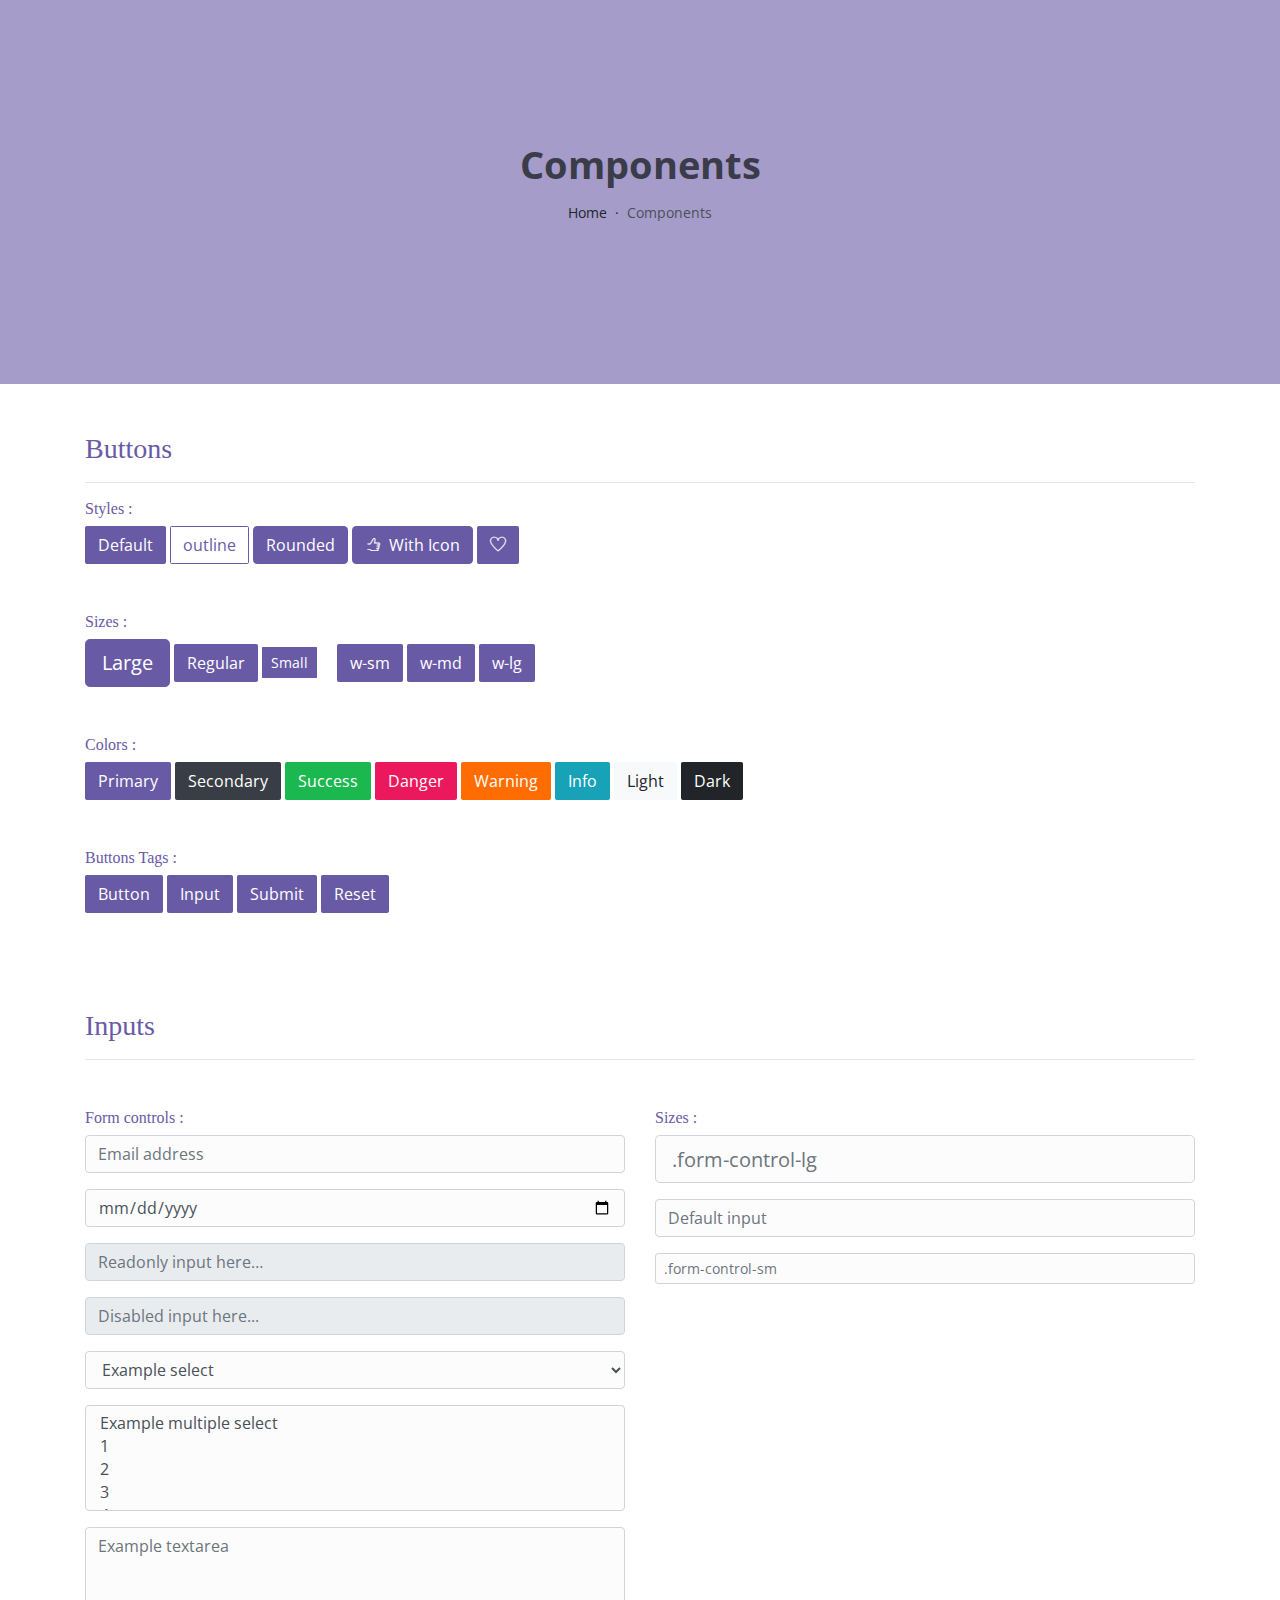
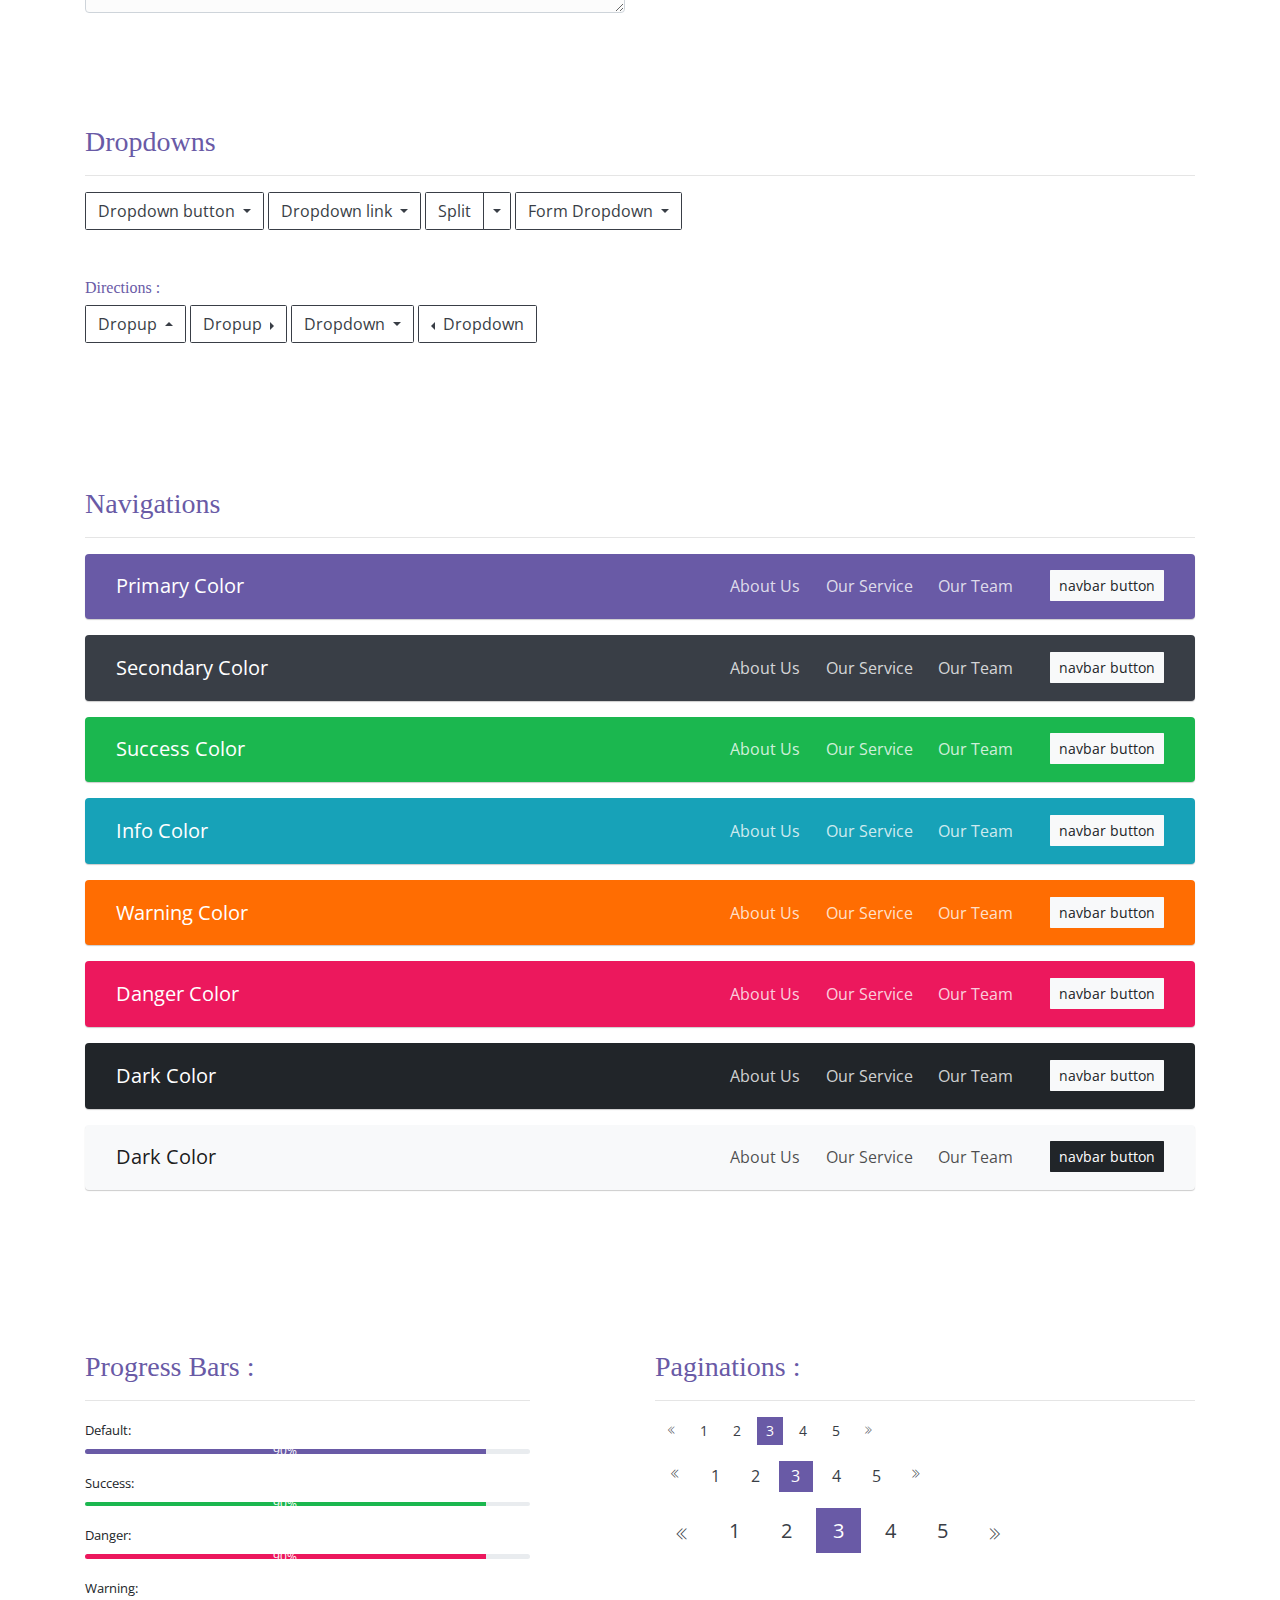
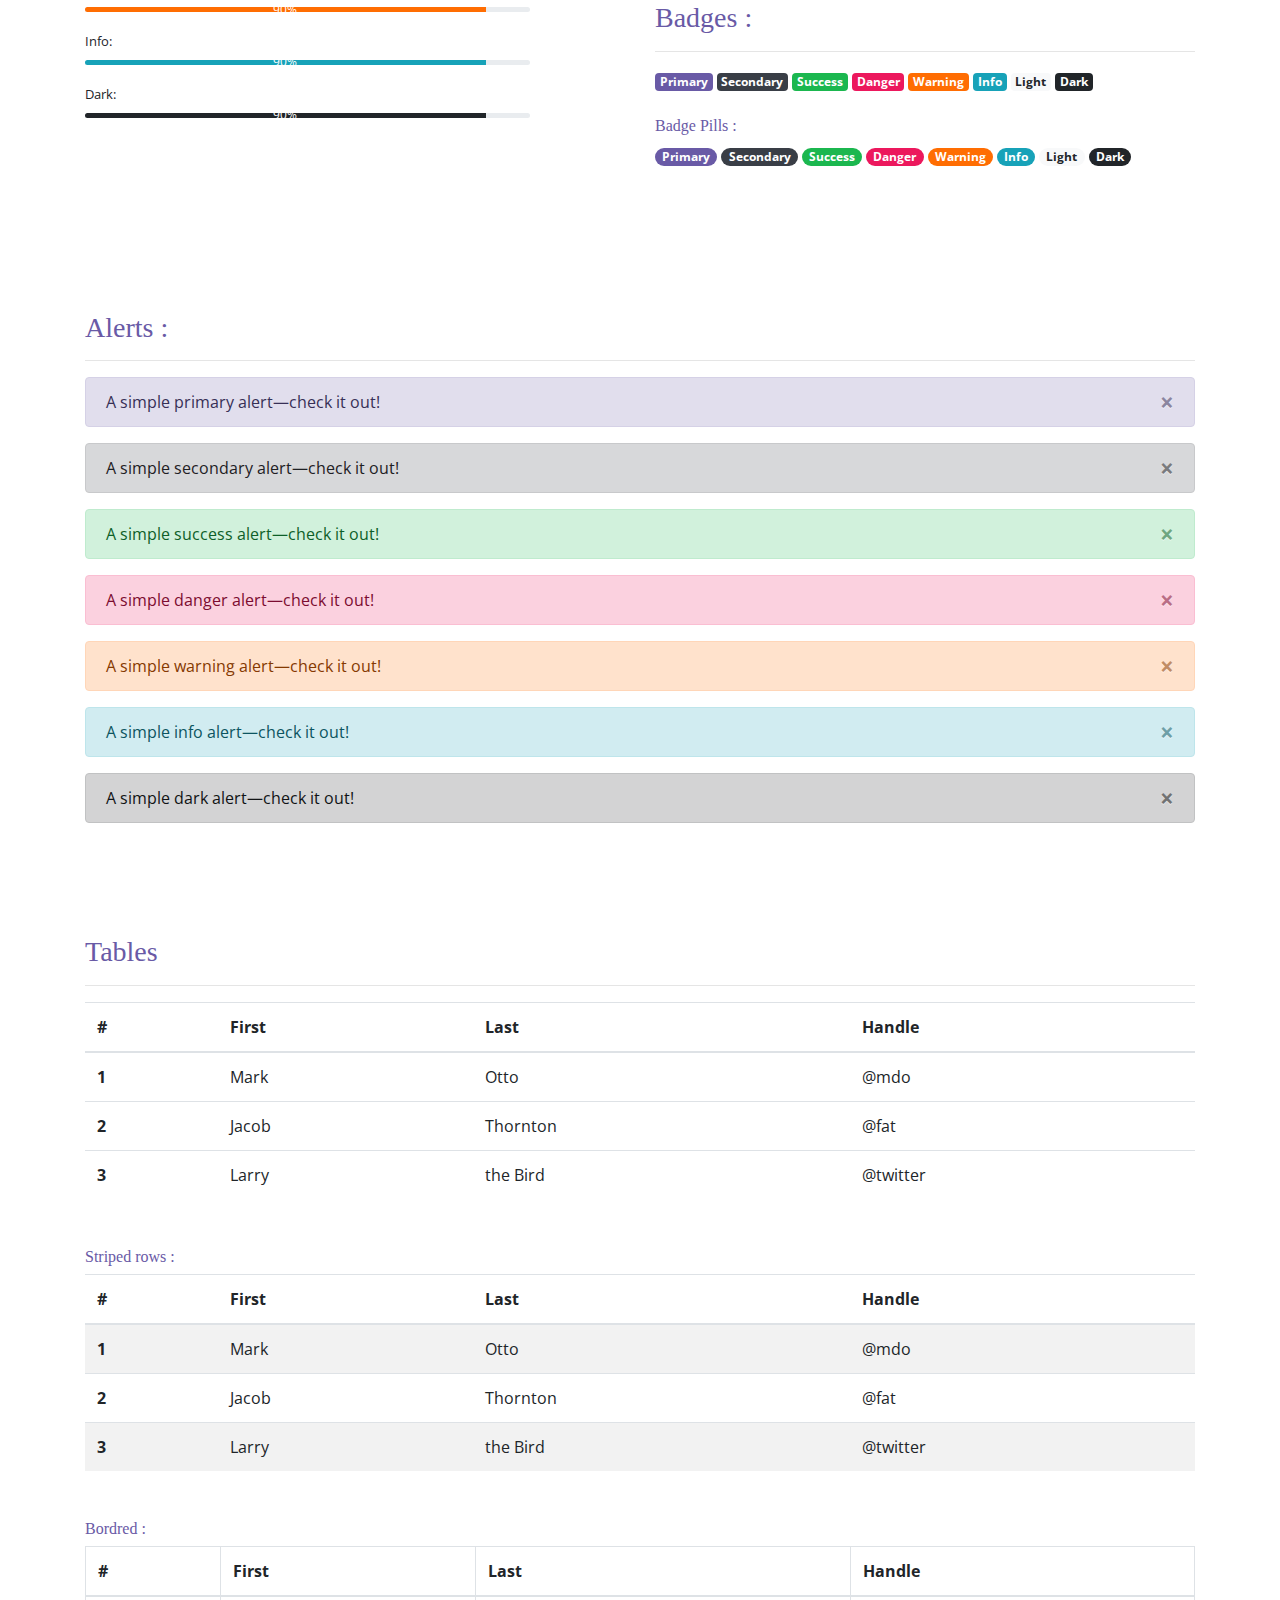
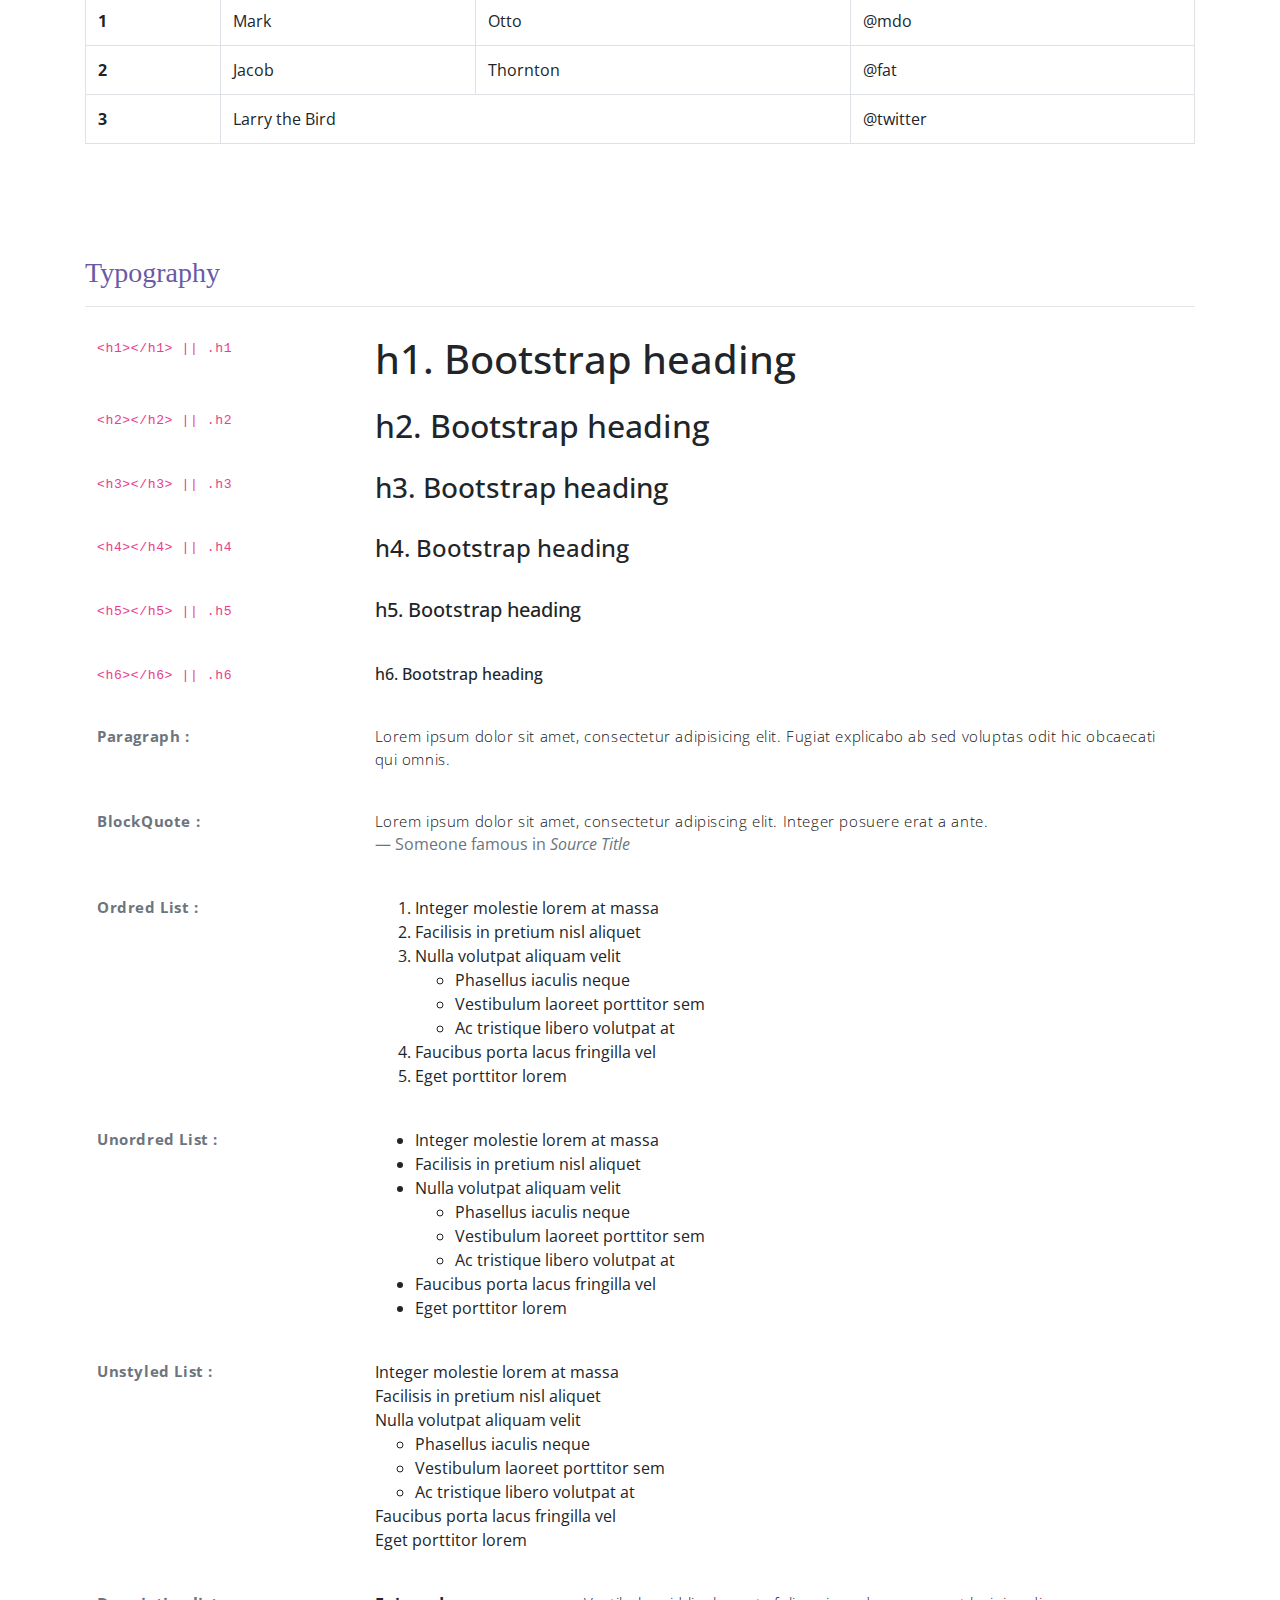
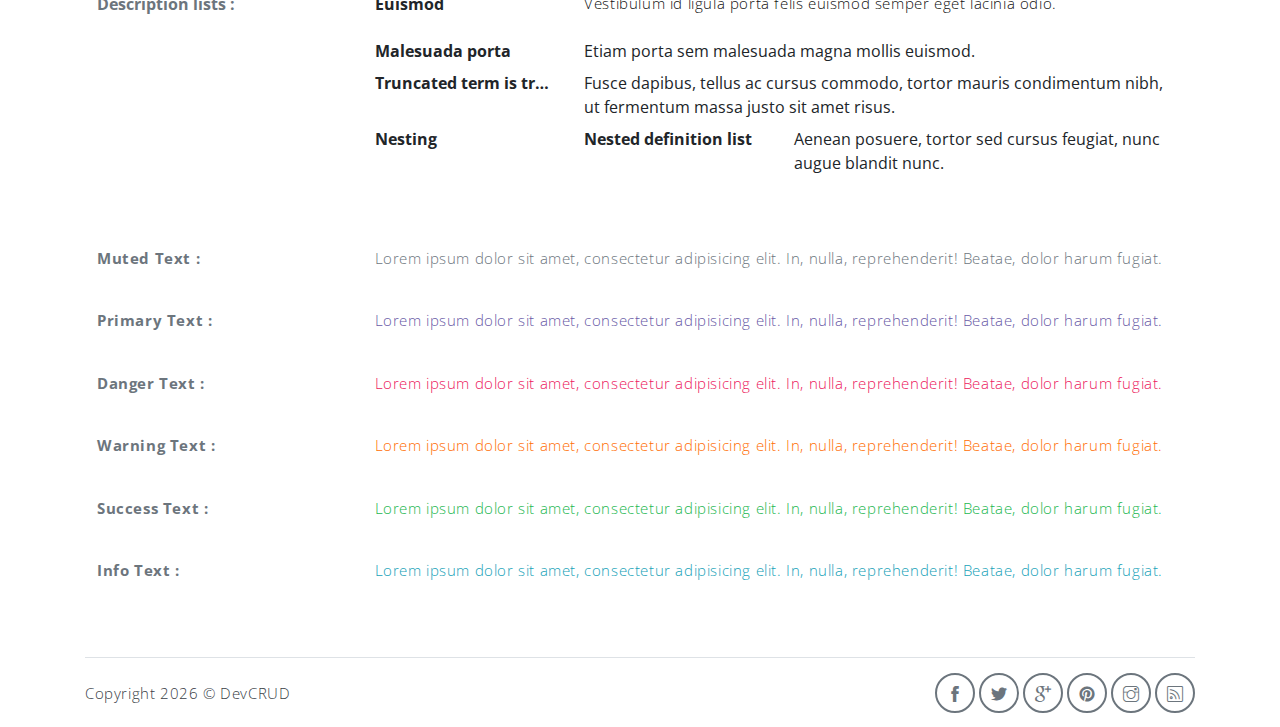
<file: components.html>
<!DOCTYPE html>
<html lang="en">
<head>
   <meta charset="utf-8">
   <meta name="viewport" content="width=device-width, initial-scale=1, shrink-to-fit=no">
   <meta name="description" content="Start your development with Meyawo landing page.">
   <meta name="author" content="Devcrud">
   <title>Meyawo Landing page | Components</title>
   <!-- font icons -->
   <link rel="stylesheet" href="assets/vendors/themify-icons/css/themify-icons.css">
   <!-- Bootstrap + Steller  -->
   <link rel="stylesheet" href="assets/css/meyawo.css">
</head>
<body>

   <!-- Page Header -->
   <header class="header header-mini"> 
      <div class="header-title">Components</div> 
      <nav aria-label="breadcrumb">
         <ol class="breadcrumb">
            <li class="breadcrumb-item"><a href="/">Home</a></li>
            <li class="breadcrumb-item active" aria-current="page">Components</li>
         </ol>
      </nav>
   </header> <!-- End Of Page Header -->

   <!-- main content -->
   <div class="container">

      <!-- Buttons -->
      <h3 class="mt-5">Buttons</h3>
      <hr>
      <h6 class="section-secondary-title">Styles :</h6>
      <button class="btn btn-primary">Default</button>
      <button class="btn btn-outline-primary">outline</button>
      <button class="btn btn-primary rounded">Rounded</button>
      <button class="btn btn-primary rounded"><i class="ti-thumb-up pr-1"></i> With Icon</button>
      <button class="btn btn-primary circle"><i class="ti-heart"></i></button>

      <h6 class="section-secondary-title mt-5">Sizes :</h6>
      <button class="btn btn-primary btn-lg">Large</button>
      <button class="btn btn-primary ">Regular</button>
      <button class="btn btn-primary btn-sm">Small</button>
      <button class="btn btn-primary w-sm ml-3">w-sm</button>
      <button class="btn btn-primary w-md">w-md</button>
      <button class="btn btn-primary w-lg">w-lg</button>

      <h6 class="section-secondary-title mt-5">Colors :</h6>          
      <button type="button" class="btn btn-primary">Primary</button>
      <button type="button" class="btn btn-secondary">Secondary</button>
      <button type="button" class="btn btn-success">Success</button>
      <button type="button" class="btn btn-danger">Danger</button>
      <button type="button" class="btn btn-warning">Warning</button>
      <button type="button" class="btn btn-info">Info</button>
      <button type="button" class="btn btn-light">Light</button>
      <button type="button" class="btn btn-dark">Dark</button>

      <h6 class="section-secondary-title mt-5">Buttons Tags :</h6>
      <button class="btn btn-primary" type="submit">Button</button>
      <input class="btn btn-primary" type="button" value="Input">
      <input class="btn btn-primary" type="submit" value="Submit">
      <input class="btn btn-primary" type="reset" value="Reset">
      
      <!-- devider -->
      <div class="py-5"></div>

      <!-- Inputs -->
      <h3>Inputs</h3>
      <hr>
      <div class="row mt-5">
         <div class="col-md-6">
            <h6 class="section-secondary-title">Form controls :</h6>        
            <div class="form-group">
               <input type="email" class="form-control" id="exampleFormControlInput1" placeholder="Email address">
            </div>
            <div class="form-group">
               <input type="date" class="form-control" id="exampleFormControlInput1" placeholder="Date">
            </div>
            <div class="form-group">
               <input class="form-control" type="text" placeholder="Readonly input here…" readonly>
            </div>
            <div class="form-group">
               <input class="form-control" id="disabledInput" type="text" placeholder="Disabled input here..." disabled>
            </div>
            <div class="form-group">
               <select class="form-control" id="exampleFormControlSelect1">
                  <option>Example select</option>
                  <option>1</option>
                  <option>2</option>
                  <option>3</option>
                  <option>4</option>
                  <option>5</option>
               </select>
            </div>
            <div class="form-group">
               <select multiple class="form-control" id="exampleFormControlSelect2">
                  <option>Example multiple select</option>
                  <option>1</option>
                  <option>2</option>
                  <option>3</option>
                  <option>4</option>
                  <option>5</option>
               </select>
            </div>
            <div class="form-group">
               <textarea class="form-control" id="exampleFormControlTextarea1" rows="3" placeholder="Example textarea"></textarea>
            </div>
         </div>
         <div class="col-md-6">
            <h6 class="section-secondary-title">Sizes :</h6>    
            <div class="form-group">
               <input class="form-control form-control-lg" type="text" placeholder=".form-control-lg">             
            </div>
            <div class="form-group">
               <input class="form-control" type="text" placeholder="Default input">
            </div>
            <div class="form-group">
               <input class="form-control form-control-sm" type="text" placeholder=".form-control-sm"> 
            </div>
         </div>
      </div> <!-- end of inputs -->   

      <!-- devider -->
      <div class="py-5"></div>             

      <!-- Dropdowns -->
      <h3 class="components-section-title font-weight-normal">Dropdowns</h3>
      <hr>
      <div class="dropdown d-inline-block">
         <button class="btn btn-outline-secondary dropdown-toggle" type="button" id="dropdownMenuButton" data-toggle="dropdown" aria-haspopup="true" aria-expanded="false">
         Dropdown button
         </button>
         <div class="dropdown-menu" aria-labelledby="dropdownMenuButton">
         <a class="dropdown-item" href="#">Action</a>
         <a class="dropdown-item" href="#">Another action</a>
         <a class="dropdown-item" href="#">Something else here</a>
         </div>
      </div>
      <div class="dropdown d-inline-block">
         <a class="btn btn-outline-secondary dropdown-toggle" href="#" role="button" id="dropdownMenuLink" data-toggle="dropdown" aria-haspopup="true" aria-expanded="false">
            Dropdown link
         </a>
         <div class="dropdown-menu" aria-labelledby="dropdownMenuLink">
            <a class="dropdown-item" href="#">Action</a>
            <a class="dropdown-item" href="#">Another action</a>
            <a class="dropdown-item" href="#">Something else here</a>
         </div>
      </div>
      <div class="btn-group">
         <button type="button" class="btn btn-outline-secondary">Split</button>
         <button type="button" class="btn btn-outline-secondary dropdown-toggle dropdown-toggle-split" data-toggle="dropdown" aria-haspopup="true" aria-expanded="false">
         <span class="sr-only">Toggle Dropdown</span>
         </button>
         <div class="dropdown-menu">
            <a class="dropdown-item" href="#">Action</a>
            <a class="dropdown-item" href="#">Another action</a>
            <a class="dropdown-item" href="#">Something else here</a>
            <div class="dropdown-divider"></div>
            <a class="dropdown-item" href="#">Separated link</a>
         </div>
      </div>
      <div class="btn-group">
         <button class="btn btn-outline-secondary dropdown-toggle" type="button" id="dropdownMenuButton" data-toggle="dropdown" aria-haspopup="true" aria-expanded="false">
            Form Dropdown
         </button>
         <div class="dropdown-menu form">
            <form class="px-4 py-3">
               <div class="form-group">
                  <input type="email" class="form-control" id="exampleDropdownFormEmail1" placeholder="email@example.com">
               </div>
               <div class="form-group">
                  <input type="password" class="form-control" id="exampleDropdownFormPassword1" placeholder="Password">
               </div>
               <div class="form-check mb-3">
                  <input type="checkbox" class="form-check-input" id="dropdownCheck">
                  <label class="form-check-label" for="dropdownCheck">
                     Remember me
                  </label>
               </div>
               <button type="submit" class="btn btn-primary btn-block">Sign in</button>
            </form>
            <div class="dropdown-divider"></div>
            <a class="dropdown-item" href="#"><small>New around here? Sign up</small></a>
            <a class="dropdown-item" href="#"><small>Forgot password?</small></a>
         </div>
      </div>       
      <h6 class="section-secondary-title mt-5">Directions :</h6>  
      <div class="btn-group dropup">
         <button type="button" class="btn btn-outline-secondary dropdown-toggle" data-toggle="dropdown" aria-haspopup="true" aria-expanded="false">
            Dropup
         </button>
         <div class="dropdown-menu">
            <a class="dropdown-item" href="#">Action</a>
            <a class="dropdown-item" href="#">Another action</a>
            <a class="dropdown-item" href="#">Something else here</a>
            <div class="dropdown-divider"></div>
            <a class="dropdown-item" href="#">Separated link</a>
         </div>
      </div>
      <div class="btn-group dropright">
         <button type="button" class="btn btn-outline-secondary dropdown-toggle" data-toggle="dropdown" aria-haspopup="true" aria-expanded="false">
            Dropup
         </button>
         <div class="dropdown-menu">
            <a class="dropdown-item" href="#">Action</a>
            <a class="dropdown-item" href="#">Another action</a>
            <a class="dropdown-item" href="#">Something else here</a>
            <div class="dropdown-divider"></div>
            <a class="dropdown-item" href="#">Separated link</a>
         </div>
      </div>
      <div class="btn-group">
         <button type="button" class="btn btn-outline-secondary dropdown-toggle" data-toggle="dropdown" aria-haspopup="true" aria-expanded="false">
            Dropdown
         </button>
         <div class="dropdown-menu">
            <a class="dropdown-item" href="#">Action</a>
            <a class="dropdown-item" href="#">Another action</a>
            <a class="dropdown-item" href="#">Something else here</a>
            <div class="dropdown-divider"></div>
            <a class="dropdown-item" href="#">Separated link</a>
         </div>
      </div>
      <div class="btn-group dropleft">
         <button type="button" class="btn btn-outline-secondary dropdown-toggle" data-toggle="dropdown" aria-haspopup="true" aria-expanded="false">
            Dropdown
         </button>
         <div class="dropdown-menu">
            <a class="dropdown-item" href="#">Action</a>
            <a class="dropdown-item" href="#">Another action</a>
            <a class="dropdown-item" href="#">Something else here</a>
            <div class="dropdown-divider"></div>
            <a class="dropdown-item" href="#">Separated link</a>
         </div>
      </div> <!-- end of Dropdowns -->  

      <!-- devider -->
      <div class="py-5"></div>   

      <!-- navbars -->
      <h3 class="components-section-title font-weight-normal mt-5">Navigations</h3>
      <hr>
      <nav class="navbar navbar-expand-sm navbar-dark bg-primary rounded shadow mb-3">
         <div class="container">
            <a class="navbar-brand" href="#">Primary Color</a>
            <button class="navbar-toggler ml-auto" type="button" data-toggle="collapse" data-target="#navbarSupportedContent" aria-controls="navbarSupportedContent" aria-expanded="false" aria-label="Toggle navigation">
            <span class="navbar-toggler-icon"></span>
            </button>
            <div class="collapse navbar-collapse" id="navbarSupportedContent">
               <ul class="navbar-nav ml-auto"> 
                  <li class="nav-item">
                     <a class="nav-link" href="#about">About Us</a>
                  </li>
                  <li class="nav-item">
                     <a class="nav-link" href="#service">Our Service</a>
                  </li>
                  <li class="nav-item">
                     <a class="nav-link" href="#team">Our Team</a>
                  </li>
                  <li class="nav-item">
                     <a href="#book-table" class="ml-4 mt-1 btn btn-light btn-sm">navbar button</a>
                  </li>
               </ul>                       
            </div>
         </div>
      </nav>
      <nav class="navbar navbar-expand-sm navbar-dark bg-secondary rounded shadow mb-3">
         <div class="container">
            <a class="navbar-brand" href="#">Secondary Color</a>
            <button class="navbar-toggler ml-auto" type="button" data-toggle="collapse" data-target="#navbarSupportedContent" aria-controls="navbarSupportedContent" aria-expanded="false" aria-label="Toggle navigation">
            <span class="navbar-toggler-icon"></span>
            </button>
            <div class="collapse navbar-collapse" id="navbarSupportedContent">
               <ul class="navbar-nav ml-auto"> 
                  <li class="nav-item">
                     <a class="nav-link" href="#about">About Us</a>
                  </li>
                  <li class="nav-item">
                     <a class="nav-link" href="#service">Our Service</a>
                  </li>
                  <li class="nav-item">
                     <a class="nav-link" href="#team">Our Team</a>
                  </li>
                  <li class="nav-item">
                     <a href="#book-table" class="ml-4 mt-1 btn btn-light btn-sm">navbar button</a>
                  </li>
               </ul>                       
            </div>
         </div>
      </nav>
      <nav class="navbar navbar-expand-sm navbar-dark bg-success rounded shadow mb-3">
         <div class="container">
            <a class="navbar-brand" href="#">Success Color</a>
            <button class="navbar-toggler ml-auto" type="button" data-toggle="collapse" data-target="#navbarSupportedContent" aria-controls="navbarSupportedContent" aria-expanded="false" aria-label="Toggle navigation">
            <span class="navbar-toggler-icon"></span>
            </button>
            <div class="collapse navbar-collapse" id="navbarSupportedContent">
               <ul class="navbar-nav ml-auto"> 
                  <li class="nav-item">
                     <a class="nav-link" href="#about">About Us</a>
                  </li>
                  <li class="nav-item">
                     <a class="nav-link" href="#service">Our Service</a>
                  </li>
                  <li class="nav-item">
                     <a class="nav-link" href="#team">Our Team</a>
                  </li>
                  <li class="nav-item">
                     <a href="#book-table" class="ml-4 mt-1 btn btn-light btn-sm">navbar button</a>
                  </li>
               </ul>                       
            </div>
         </div>
      </nav>
      <nav class="navbar navbar-expand-sm navbar-dark bg-info rounded shadow mb-3">
         <div class="container">
            <a class="navbar-brand" href="#">Info Color</a>
            <button class="navbar-toggler ml-auto" type="button" data-toggle="collapse" data-target="#navbarSupportedContent" aria-controls="navbarSupportedContent" aria-expanded="false" aria-label="Toggle navigation">
            <span class="navbar-toggler-icon"></span>
            </button>
            <div class="collapse navbar-collapse" id="navbarSupportedContent">
               <ul class="navbar-nav ml-auto"> 
                  <li class="nav-item">
                     <a class="nav-link" href="#about">About Us</a>
                  </li>
                  <li class="nav-item">
                     <a class="nav-link" href="#service">Our Service</a>
                  </li>
                  <li class="nav-item">
                     <a class="nav-link" href="#team">Our Team</a>
                  </li>
                  <li class="nav-item">
                     <a href="#book-table" class="ml-4 mt-1 btn btn-light btn-sm">navbar button</a>
                  </li>
               </ul>                       
            </div>
         </div>
      </nav>
      <nav class="navbar navbar-expand-sm navbar-dark bg-warning rounded shadow mb-3">
         <div class="container">
            <a class="navbar-brand" href="#">Warning Color</a>
            <button class="navbar-toggler ml-auto" type="button" data-toggle="collapse" data-target="#navbarSupportedContent" aria-controls="navbarSupportedContent" aria-expanded="false" aria-label="Toggle navigation">
            <span class="navbar-toggler-icon"></span>
            </button>
            <div class="collapse navbar-collapse" id="navbarSupportedContent">
               <ul class="navbar-nav ml-auto"> 
                  <li class="nav-item">
                     <a class="nav-link" href="#about">About Us</a>
                  </li>
                  <li class="nav-item">
                     <a class="nav-link" href="#service">Our Service</a>
                  </li>
                  <li class="nav-item">
                     <a class="nav-link" href="#team">Our Team</a>
                  </li>
                  <li class="nav-item">
                     <a href="#book-table" class="ml-4 mt-1 btn btn-light btn-sm">navbar button</a>
                  </li>
               </ul>                       
            </div>
         </div>
      </nav>
      <nav class="navbar navbar-expand-sm navbar-dark bg-danger rounded shadow mb-3">
         <div class="container">
            <a class="navbar-brand" href="#">Danger Color</a>
            <button class="navbar-toggler ml-auto" type="button" data-toggle="collapse" data-target="#navbarSupportedContent" aria-controls="navbarSupportedContent" aria-expanded="false" aria-label="Toggle navigation">
            <span class="navbar-toggler-icon"></span>
            </button>
            <div class="collapse navbar-collapse" id="navbarSupportedContent">
               <ul class="navbar-nav ml-auto"> 
                  <li class="nav-item">
                     <a class="nav-link" href="#about">About Us</a>
                  </li>
                  <li class="nav-item">
                     <a class="nav-link" href="#service">Our Service</a>
                  </li>
                  <li class="nav-item">
                     <a class="nav-link" href="#team">Our Team</a>
                  </li>
                  <li class="nav-item">
                     <a href="#book-table" class="ml-4 mt-1 btn btn-light btn-sm">navbar button</a>
                  </li>
               </ul>                       
            </div>
         </div>
      </nav>
      <nav class="navbar navbar-expand-sm navbar-dark bg-dark rounded shadow mb-3">
         <div class="container">
            <a class="navbar-brand" href="#">Dark Color</a>
            <button class="navbar-toggler ml-auto" type="button" data-toggle="collapse" data-target="#navbarSupportedContent" aria-controls="navbarSupportedContent" aria-expanded="false" aria-label="Toggle navigation">
            <span class="navbar-toggler-icon"></span>
            </button>
            <div class="collapse navbar-collapse" id="navbarSupportedContent">
               <ul class="navbar-nav ml-auto"> 
                  <li class="nav-item">
                     <a class="nav-link" href="#about">About Us</a>
                  </li>
                  <li class="nav-item">
                     <a class="nav-link" href="#service">Our Service</a>
                  </li>
                  <li class="nav-item">
                     <a class="nav-link" href="#team">Our Team</a>
                  </li>
                  <li class="nav-item">
                     <a href="#book-table" class="ml-4 mt-1 btn btn-light btn-sm">navbar button</a>
                  </li>
               </ul>                       
            </div>
         </div>
      </nav>
      <nav class="navbar navbar-expand-sm navbar-light bg-light rounded shadow mb-3">
         <div class="container">
            <a class="navbar-brand" href="#">Dark Color</a>
            <button class="navbar-toggler ml-auto" type="button" data-toggle="collapse" data-target="#navbarSupportedContent" aria-controls="navbarSupportedContent" aria-expanded="false" aria-label="Toggle navigation">
            <span class="navbar-toggler-icon"></span>
            </button>
            <div class="collapse navbar-collapse" id="navbarSupportedContent">
               <ul class="navbar-nav ml-auto"> 
                  <li class="nav-item">
                     <a class="nav-link" href="#about">About Us</a>
                  </li>
                  <li class="nav-item">
                     <a class="nav-link" href="#service">Our Service</a>
                  </li>
                  <li class="nav-item">
                     <a class="nav-link" href="#team">Our Team</a>
                  </li>
                  <li class="nav-item">
                     <a href="#book-table" class="ml-4 mt-1 btn btn-dark btn-sm">navbar button</a>
                  </li>
               </ul>                       
            </div>
         </div>
      </nav>
      <!-- End of navbars -->

      <!-- devider -->
      <div class="py-5"></div>   
      
      <!-- progress bars -->
      <div class="row justify-content-between">
         <div class="col-md-5">
            <h3 class="components-section-title font-weight-normal mt-5">Progress Bars :</h3>
            <hr>
            <small>Default: </small>
            <div class="progress mt-2 mb-3">
               <div class="progress-bar" role="progressbar" style="width: 90%" aria-valuenow="25" aria-valuemin="0" aria-valuemax="100"><span>90%</span></div>
            </div>
            <small>Success:</small>
            <div class="progress mt-2 mb-3">
               <div class="progress-bar bg-success" role="progressbar" style="width: 90%" aria-valuenow="25" aria-valuemin="0" aria-valuemax="100"><span>90%</span></div>
            </div>
            <small>Danger:</small>
            <div class="progress mt-2 mb-3">
               <div class="progress-bar bg-danger" role="progressbar" style="width: 90%" aria-valuenow="25" aria-valuemin="0" aria-valuemax="100"><span>90%</span></div>
            </div>
            <small>Warning:</small>
            <div class="progress mt-2 mb-3">
               <div class="progress-bar bg-warning" role="progressbar" style="width: 90%" aria-valuenow="25" aria-valuemin="0" aria-valuemax="100"><span>90%</span></div>
            </div>
            <small>Info:</small>
            <div class="progress mt-2 mb-3">
               <div class="progress-bar bg-info" role="progressbar" style="width: 90%" aria-valuenow="25" aria-valuemin="0" aria-valuemax="100"><span>90%</span></div>
            </div>
            <small>Dark:</small>
            <div class="progress mt-2 mb-3">
               <div class="progress-bar bg-dark" role="progressbar" style="width: 90%" aria-valuenow="25" aria-valuemin="0" aria-valuemax="100"><span>90%</span></div>
            </div>
         </div>
         <div class="col-md-6">
            <h3 class="components-section-title font-weight-normal mt-5">Paginations :</h3>
            <hr>
            <nav aria-label="Page navigation example">
               <ul class="pagination pagination-sm">
                  <li class="page-item"><a class="page-link" href="#"><i class="ti-angle-double-left"></i></a></li>
                  <li class="page-item"><a class="page-link" href="#">1</a></li>
                  <li class="page-item"><a class="page-link" href="#">2</a></li>
                  <li class="page-item active"><a class="page-link" href="#">3</a></li>
                  <li class="page-item"><a class="page-link" href="#">4</a></li>
                  <li class="page-item"><a class="page-link" href="#">5</a></li>
                  <li class="page-item"><a class="page-link" href="#"><i class="ti-angle-double-right"></i></a></li>
               </ul>
            </nav>
            <nav aria-label="Page navigation example">
               <ul class="pagination">
               <li class="page-item"><a class="page-link" href="#"><i class="ti-angle-double-left"></i></a></li>
                  <li class="page-item"><a class="page-link" href="#">1</a></li>
                  <li class="page-item"><a class="page-link" href="#">2</a></li>
                  <li class="page-item active"><a class="page-link" href="#">3</a></li>
                  <li class="page-item"><a class="page-link" href="#">4</a></li>
                  <li class="page-item"><a class="page-link" href="#">5</a></li>
                  <li class="page-item"><a class="page-link" href="#"><i class="ti-angle-double-right"></i></a></li>
               </ul>
            </nav>
            <nav aria-label="Page navigation example">
               <ul class="pagination pagination-lg">
                  <li class="page-item"><a class="page-link" href="#"><i class="ti-angle-double-left"></i></a></li>
                  <li class="page-item"><a class="page-link" href="#">1</a></li>
                  <li class="page-item"><a class="page-link" href="#">2</a></li>
                  <li class="page-item active"><a class="page-link" href="#">3</a></li>
                  <li class="page-item"><a class="page-link" href="#">4</a></li>
                  <li class="page-item"><a class="page-link" href="#">5</a></li>
                  <li class="page-item"><a class="page-link" href="#"><i class="ti-angle-double-right"></i></a></li>
               </ul>
            </nav>

            <!-- Badges -->
            <h3 class="components-section-title font-weight-normal mt-5">Badges :</h3>
            <hr>
            <span class="badge badge-primary">Primary</span>
            <span class="badge badge-secondary">Secondary</span>
            <span class="badge badge-success">Success</span>
            <span class="badge badge-danger">Danger</span>
            <span class="badge badge-warning">Warning</span>
            <span class="badge badge-info">Info</span>
            <span class="badge badge-light">Light</span>
            <span class="badge badge-dark">Dark</span>
            <h6 class="section-secondary-title mt-4 mb-2">Badge Pills :</h6>
            <span class="badge badge-pill badge-primary">Primary</span>
            <span class="badge badge-pill badge-secondary">Secondary</span>
            <span class="badge badge-pill badge-success">Success</span>
            <span class="badge badge-pill badge-danger">Danger</span>
            <span class="badge badge-pill badge-warning">Warning</span>
            <span class="badge badge-pill badge-info">Info</span>
            <span class="badge badge-pill badge-light">Light</span>
            <span class="badge badge-pill badge-dark">Dark</span>
         </div>
      </div> <!-- End of Progress bars -->

      <!-- devider -->
      <div class="py-5"></div>  

      <!-- Alerts -->
      <h3 class="components-section-title font-weight-normal mt-5">Alerts :</h3>
      <hr>
      <div class="alert alert-primary alert-dismissible fade show" role="alert">
         A simple primary alert—check it out!
         <button type="button" class="close" data-dismiss="alert" aria-label="Close">
            <span aria-hidden="true">&times;</span>
         </button>
      </div>
      <div class="alert alert-secondary alert-dismissible fade show" role="alert">
         A simple secondary alert—check it out!
         <button type="button" class="close" data-dismiss="alert" aria-label="Close">
            <span aria-hidden="true">&times;</span>
         </button>
      </div>
      <div class="alert alert-success alert-dismissible fade show" role="alert">
         A simple success alert—check it out!
         <button type="button" class="close" data-dismiss="alert" aria-label="Close">
            <span aria-hidden="true">&times;</span>
         </button>
      </div>
      <div class="alert alert-danger alert-dismissible fade show" role="alert">
         A simple danger alert—check it out!
         <button type="button" class="close" data-dismiss="alert" aria-label="Close">
            <span aria-hidden="true">&times;</span>
         </button>
      </div>
      <div class="alert alert-warning alert-dismissible fade show" role="alert">
         A simple warning alert—check it out!
         <button type="button" class="close" data-dismiss="alert" aria-label="Close">
            <span aria-hidden="true">&times;</span>
         </button>
      </div>
      <div class="alert alert-info alert-dismissible fade show" role="alert">
         A simple info alert—check it out!
         <button type="button" class="close" data-dismiss="alert" aria-label="Close">
            <span aria-hidden="true">&times;</span>
         </button>
      </div>
      <div class="alert alert-dark alert-dismissible fade show" role="alert">
         A simple dark alert—check it out!
         <button type="button" class="close" data-dismiss="alert" aria-label="Close">
            <span aria-hidden="true">&times;</span>
         </button>
      </div>
      <!-- end of alerts -->

      <!-- devider -->
      <div class="py-5"></div> 
   
      <!-- tables -->
      <h3 class="components-section-title">Tables</h3>
      <hr>
      <table class="table">
         <thead>
            <tr>
               <th scope="col">#</th>
               <th scope="col">First</th>
               <th scope="col">Last</th>
               <th scope="col">Handle</th>
            </tr>
         </thead>
         <tbody>
            <tr>
               <th scope="row">1</th>
               <td>Mark</td>
               <td>Otto</td>
               <td>@mdo</td>
            </tr>
            <tr>
               <th scope="row">2</th>
               <td>Jacob</td>
               <td>Thornton</td>
               <td>@fat</td>
            </tr>
            <tr>
               <th scope="row">3</th>
               <td>Larry</td>
               <td>the Bird</td>
               <td>@twitter</td>
            </tr>
         </tbody>
      </table>

      <h6 class="section-secondary-title mt-5">Striped rows :</h6>
      <table class="table table-striped">
         <thead>
            <tr>
               <th scope="col">#</th>
               <th scope="col">First</th>
               <th scope="col">Last</th>
               <th scope="col">Handle</th>
            </tr>
         </thead>
         <tbody>
            <tr>
               <th scope="row">1</th>
               <td>Mark</td>
               <td>Otto</td>
               <td>@mdo</td>
            </tr>
            <tr>
               <th scope="row">2</th>
               <td>Jacob</td>
               <td>Thornton</td>
               <td>@fat</td>
            </tr>
            <tr>
               <th scope="row">3</th>
               <td>Larry</td>
               <td>the Bird</td>
               <td>@twitter</td>
            </tr>
         </tbody>
      </table>

      <h6 class="section-secondary-title mt-5">Bordred :</h6>
      <table class="table table-bordered">
         <thead>
            <tr>
               <th scope="col">#</th>
               <th scope="col">First</th>
               <th scope="col">Last</th>
               <th scope="col">Handle</th>
            </tr>
         </thead>
         <tbody>
            <tr>
               <th scope="row">1</th>
               <td>Mark</td>
               <td>Otto</td>
               <td>@mdo</td>
            </tr>
            <tr>
               <th scope="row">2</th>
               <td>Jacob</td>
               <td>Thornton</td>
               <td>@fat</td>
            </tr>
            <tr>
               <th scope="row">3</th>
               <td colspan="2">Larry the Bird</td>
               <td>@twitter</td>
            </tr>
         </tbody>
      </table>
      <!-- end of tables -->

      <!-- devider -->
      <div class="py-5"></div> 

      <!-- typography -->
      <h3 class="components-section-title">Typography</h3>
      <hr>
      <table class="table table-borderless v-align-center">
         <tbody>
            <tr>
               <td>
                  <p><code class="highlighter-rouge">&lt;h1&gt;&lt;/h1&gt; || .h1</code></p>
               </td>
               <td class="w-75"><span class="h1">h1. Bootstrap heading</span></td>
            </tr>
            <tr>
               <td>
                  <p><code class="highlighter-rouge">&lt;h2&gt;&lt;/h2&gt; || .h2</code></p>
               </td>
               <td><span class="h2">h2. Bootstrap heading</span></td>
            </tr>
            <tr>
               <td>
                  <p><code class="highlighter-rouge">&lt;h3&gt;&lt;/h3&gt; || .h3</code></p>
               </td>
               <td><span class="h3">h3. Bootstrap heading</span></td>
            </tr>
            <tr>
               <td>
                  <p><code class="highlighter-rouge">&lt;h4&gt;&lt;/h4&gt; || .h4</code></p>
               </td>
               <td><span class="h4">h4. Bootstrap heading</span></td>
            </tr>
            <tr>
               <td>
                  <p><code class="highlighter-rouge">&lt;h5&gt;&lt;/h5&gt; || .h5</code></p>
               </td>
               <td><span class="h5">h5. Bootstrap heading</span></td>
            </tr>
            <tr>
               <td>
                  <p><code class="highlighter-rouge">&lt;h6&gt;&lt;/h6&gt; || .h6</code></p>
               </td>
               <td><span class="h6">h6. Bootstrap heading</span></td>
            </tr>
            <tr>
               <td>
                  <p class="font-weight-bold text-muted">Paragraph :</p>
               </td>
               <td><p>Lorem ipsum dolor sit amet, consectetur adipisicing elit. Fugiat explicabo ab sed voluptas odit hic obcaecati qui omnis.</p></td>
            </tr>
            <tr>
               <td>
                  <p class="font-weight-bold text-muted">BlockQuote :</p>
               </td>
               <td>
                  <blockquote class="blockquote">
                     <p class="mb-0">Lorem ipsum dolor sit amet, consectetur adipiscing elit. Integer posuere erat a ante.</p>
                     <footer class="blockquote-footer">Someone famous in <cite title="Source Title">Source Title</cite></footer>
                  </blockquote>
               </td>
            </tr>

            <tr>
               <td><p class="font-weight-bold text-muted">Ordred List :</p></td>
               <td>
                  <ol>
                     <li>Integer molestie lorem at massa</li>
                     <li>Facilisis in pretium nisl aliquet</li>
                     <li>Nulla volutpat aliquam velit
                        <ul>
                           <li>Phasellus iaculis neque</li>
                           <li>Vestibulum laoreet porttitor sem</li>
                           <li>Ac tristique libero volutpat at</li>
                        </ul>
                     </li>
                     <li>Faucibus porta lacus fringilla vel</li>
                     <li>Eget porttitor lorem</li>
                  </ol>
               </td>
            </tr>
            <tr>
               <td><p class="font-weight-bold text-muted">Unordred List :</p></td>
               <td>
                  <ul >
                     <li>Integer molestie lorem at massa</li>
                     <li>Facilisis in pretium nisl aliquet</li>
                     <li>Nulla volutpat aliquam velit
                        <ul>
                           <li>Phasellus iaculis neque</li>
                           <li>Vestibulum laoreet porttitor sem</li>
                           <li>Ac tristique libero volutpat at</li>
                        </ul>
                     </li>
                     <li>Faucibus porta lacus fringilla vel</li>
                     <li>Eget porttitor lorem</li>
                  </ul>
               </td>
            </tr>
            <tr>
               <td><p class="font-weight-bold text-muted">Unstyled List :</p></td>
               <td>
                  <ul class="list-unstyled">
                     <li>Integer molestie lorem at massa</li>
                     <li>Facilisis in pretium nisl aliquet</li>
                     <li>Nulla volutpat aliquam velit
                        <ul>
                           <li>Phasellus iaculis neque</li>
                           <li>Vestibulum laoreet porttitor sem</li>
                           <li>Ac tristique libero volutpat at</li>
                        </ul>
                     </li>
                     <li>Faucibus porta lacus fringilla vel</li>
                     <li>Eget porttitor lorem</li>
                  </ul>
               </td>
            </tr>
            <tr>
               <td class="font-weight-bold text-muted">Description lists : </td>
               <td>
                  <dl class="row">
                     <dt class="col-sm-3">Euismod</dt>
                     <dd class="col-sm-9">
                        <p>Vestibulum id ligula porta felis euismod semper eget lacinia odio.</p>
                     </dd>

                     <dt class="col-sm-3">Malesuada porta</dt>
                     <dd class="col-sm-9">Etiam porta sem malesuada magna mollis euismod.</dd>

                     <dt class="col-sm-3 text-truncate">Truncated term is truncated</dt>
                     <dd class="col-sm-9">Fusce dapibus, tellus ac cursus commodo, tortor mauris condimentum nibh, ut fermentum massa justo sit amet risus.</dd>

                     <dt class="col-sm-3">Nesting</dt>
                     <dd class="col-sm-9">
                        <dl class="row">
                           <dt class="col-sm-4">Nested definition list</dt>
                           <dd class="col-sm-8">Aenean posuere, tortor sed cursus feugiat, nunc augue blandit nunc.</dd>
                        </dl>
                     </dd>
                  </dl>
               </td>
            </tr>
            <tr>
               <td>
                  <p class="font-weight-bold text-muted">Muted Text :</p>
               </td>
               <td>
                  <p class="text-muted">Lorem ipsum dolor sit amet, consectetur adipisicing elit. In, nulla, reprehenderit! Beatae, dolor harum fugiat.</p>
               </td>
            </tr>
            <tr>
               <td>
                  <p class="font-weight-bold text-muted">Primary Text :</p>
               </td>
               <td>
                  <p class="text-primary">Lorem ipsum dolor sit amet, consectetur adipisicing elit. In, nulla, reprehenderit! Beatae, dolor harum fugiat.</p>
               </td>
            </tr>
            <tr>
               <td>
                  <p class="font-weight-bold text-muted">Danger Text :</p>
               </td>
               <td>
                  <p class="text-danger">Lorem ipsum dolor sit amet, consectetur adipisicing elit. In, nulla, reprehenderit! Beatae, dolor harum fugiat.</p>
               </td>
            </tr>
            <tr>
               <td>
                  <p class="font-weight-bold text-muted">Warning Text :</p>
               </td>
               <td>
                  <p class="text-warning">Lorem ipsum dolor sit amet, consectetur adipisicing elit. In, nulla, reprehenderit! Beatae, dolor harum fugiat.</p>
               </td>
            </tr>
            <tr>
               <td>
                  <p class="font-weight-bold text-muted">Success Text :</p>
               </td>
               <td>
                  <p class="text-success">Lorem ipsum dolor sit amet, consectetur adipisicing elit. In, nulla, reprehenderit! Beatae, dolor harum fugiat.</p>
               </td>
            </tr>
            <tr>
               <td>
                  <p class="font-weight-bold text-muted">Info Text :</p>
               </td>
               <td>
                  <p class="text-info">Lorem ipsum dolor sit amet, consectetur adipisicing elit. In, nulla, reprehenderit! Beatae, dolor harum fugiat.</p>
               </td>
            </tr>
         </tbody>
      </table>
   </div>
   <!-- end of typography -->

   <!-- footer -->
    <div class="container mt-5">
        <footer class="footer">       
            <p class="mb-0">Copyright <script>document.write(new Date().getFullYear())</script> &copy; <a href="http://www.devcrud.com">DevCRUD</a></p>
            <div class="social-links text-right m-auto ml-sm-auto">
                <a href="javascript:void(0)" class="link"><i class="ti-facebook"></i></a>
                <a href="javascript:void(0)" class="link"><i class="ti-twitter-alt"></i></a>
                <a href="javascript:void(0)" class="link"><i class="ti-google"></i></a>
                <a href="javascript:void(0)" class="link"><i class="ti-pinterest-alt"></i></a>
                <a href="javascript:void(0)" class="link"><i class="ti-instagram"></i></a>
                <a href="javascript:void(0)" class="link"><i class="ti-rss"></i></a>
            </div>
        </footer>
    </div> <!-- end of page footer -->
   
   <!-- core  -->
   <script src="assets/vendors/jquery/jquery-3.4.1.js"></script>
   <script src="assets/vendors/bootstrap/bootstrap.bundle.js"></script>

</body>
</html>
</file>
<file: assets/vendors/themify-icons/css/themify-icons.css>
@font-face {
	font-family: 'themify';
	src:url("../fonts/themify.eot?-fvbane");
	src:url("../fonts/themify.eot?#iefix-fvbane") format("embedded-opentype"),
		url("../fonts/themify.woff?-fvbane") format("woff"),
		url("../fonts/themify.ttf?-fvbane") format("truetype"),
		url("../fonts/themify.svg?-fvbane#themify") format("svg");
	font-weight: normal;
	font-style: normal;
}

[class^="ti-"], [class*=" ti-"] {
	font-family: 'themify';
	speak: none;
	font-style: normal;
	font-weight: normal;
	font-variant: normal;
	text-transform: none;
	line-height: 1;

	/* Better Font Rendering =========== */
	-webkit-font-smoothing: antialiased;
	-moz-osx-font-smoothing: grayscale;
}

.ti-wand:before {
	content: "\e600";
}
.ti-volume:before {
	content: "\e601";
}
.ti-user:before {
	content: "\e602";
}
.ti-unlock:before {
	content: "\e603";
}
.ti-unlink:before {
	content: "\e604";
}
.ti-trash:before {
	content: "\e605";
}
.ti-thought:before {
	content: "\e606";
}
.ti-target:before {
	content: "\e607";
}
.ti-tag:before {
	content: "\e608";
}
.ti-tablet:before {
	content: "\e609";
}
.ti-star:before {
	content: "\e60a";
}
.ti-spray:before {
	content: "\e60b";
}
.ti-signal:before {
	content: "\e60c";
}
.ti-shopping-cart:before {
	content: "\e60d";
}
.ti-shopping-cart-full:before {
	content: "\e60e";
}
.ti-settings:before {
	content: "\e60f";
}
.ti-search:before {
	content: "\e610";
}
.ti-zoom-in:before {
	content: "\e611";
}
.ti-zoom-out:before {
	content: "\e612";
}
.ti-cut:before {
	content: "\e613";
}
.ti-ruler:before {
	content: "\e614";
}
.ti-ruler-pencil:before {
	content: "\e615";
}
.ti-ruler-alt:before {
	content: "\e616";
}
.ti-bookmark:before {
	content: "\e617";
}
.ti-bookmark-alt:before {
	content: "\e618";
}
.ti-reload:before {
	content: "\e619";
}
.ti-plus:before {
	content: "\e61a";
}
.ti-pin:before {
	content: "\e61b";
}
.ti-pencil:before {
	content: "\e61c";
}
.ti-pencil-alt:before {
	content: "\e61d";
}
.ti-paint-roller:before {
	content: "\e61e";
}
.ti-paint-bucket:before {
	content: "\e61f";
}
.ti-na:before {
	content: "\e620";
}
.ti-mobile:before {
	content: "\e621";
}
.ti-minus:before {
	content: "\e622";
}
.ti-medall:before {
	content: "\e623";
}
.ti-medall-alt:before {
	content: "\e624";
}
.ti-marker:before {
	content: "\e625";
}
.ti-marker-alt:before {
	content: "\e626";
}
.ti-arrow-up:before {
	content: "\e627";
}
.ti-arrow-right:before {
	content: "\e628";
}
.ti-arrow-left:before {
	content: "\e629";
}
.ti-arrow-down:before {
	content: "\e62a";
}
.ti-lock:before {
	content: "\e62b";
}
.ti-location-arrow:before {
	content: "\e62c";
}
.ti-link:before {
	content: "\e62d";
}
.ti-layout:before {
	content: "\e62e";
}
.ti-layers:before {
	content: "\e62f";
}
.ti-layers-alt:before {
	content: "\e630";
}
.ti-key:before {
	content: "\e631";
}
.ti-import:before {
	content: "\e632";
}
.ti-image:before {
	content: "\e633";
}
.ti-heart:before {
	content: "\e634";
}
.ti-heart-broken:before {
	content: "\e635";
}
.ti-hand-stop:before {
	content: "\e636";
}
.ti-hand-open:before {
	content: "\e637";
}
.ti-hand-drag:before {
	content: "\e638";
}
.ti-folder:before {
	content: "\e639";
}
.ti-flag:before {
	content: "\e63a";
}
.ti-flag-alt:before {
	content: "\e63b";
}
.ti-flag-alt-2:before {
	content: "\e63c";
}
.ti-eye:before {
	content: "\e63d";
}
.ti-export:before {
	content: "\e63e";
}
.ti-exchange-vertical:before {
	content: "\e63f";
}
.ti-desktop:before {
	content: "\e640";
}
.ti-cup:before {
	content: "\e641";
}
.ti-crown:before {
	content: "\e642";
}
.ti-comments:before {
	content: "\e643";
}
.ti-comment:before {
	content: "\e644";
}
.ti-comment-alt:before {
	content: "\e645";
}
.ti-close:before {
	content: "\e646";
}
.ti-clip:before {
	content: "\e647";
}
.ti-angle-up:before {
	content: "\e648";
}
.ti-angle-right:before {
	content: "\e649";
}
.ti-angle-left:before {
	content: "\e64a";
}
.ti-angle-down:before {
	content: "\e64b";
}
.ti-check:before {
	content: "\e64c";
}
.ti-check-box:before {
	content: "\e64d";
}
.ti-camera:before {
	content: "\e64e";
}
.ti-announcement:before {
	content: "\e64f";
}
.ti-brush:before {
	content: "\e650";
}
.ti-briefcase:before {
	content: "\e651";
}
.ti-bolt:before {
	content: "\e652";
}
.ti-bolt-alt:before {
	content: "\e653";
}
.ti-blackboard:before {
	content: "\e654";
}
.ti-bag:before {
	content: "\e655";
}
.ti-move:before {
	content: "\e656";
}
.ti-arrows-vertical:before {
	content: "\e657";
}
.ti-arrows-horizontal:before {
	content: "\e658";
}
.ti-fullscreen:before {
	content: "\e659";
}
.ti-arrow-top-right:before {
	content: "\e65a";
}
.ti-arrow-top-left:before {
	content: "\e65b";
}
.ti-arrow-circle-up:before {
	content: "\e65c";
}
.ti-arrow-circle-right:before {
	content: "\e65d";
}
.ti-arrow-circle-left:before {
	content: "\e65e";
}
.ti-arrow-circle-down:before {
	content: "\e65f";
}
.ti-angle-double-up:before {
	content: "\e660";
}
.ti-angle-double-right:before {
	content: "\e661";
}
.ti-angle-double-left:before {
	content: "\e662";
}
.ti-angle-double-down:before {
	content: "\e663";
}
.ti-zip:before {
	content: "\e664";
}
.ti-world:before {
	content: "\e665";
}
.ti-wheelchair:before {
	content: "\e666";
}
.ti-view-list:before {
	content: "\e667";
}
.ti-view-list-alt:before {
	content: "\e668";
}
.ti-view-grid:before {
	content: "\e669";
}
.ti-uppercase:before {
	content: "\e66a";
}
.ti-upload:before {
	content: "\e66b";
}
.ti-underline:before {
	content: "\e66c";
}
.ti-truck:before {
	content: "\e66d";
}
.ti-timer:before {
	content: "\e66e";
}
.ti-ticket:before {
	content: "\e66f";
}
.ti-thumb-up:before {
	content: "\e670";
}
.ti-thumb-down:before {
	content: "\e671";
}
.ti-text:before {
	content: "\e672";
}
.ti-stats-up:before {
	content: "\e673";
}
.ti-stats-down:before {
	content: "\e674";
}
.ti-split-v:before {
	content: "\e675";
}
.ti-split-h:before {
	content: "\e676";
}
.ti-smallcap:before {
	content: "\e677";
}
.ti-shine:before {
	content: "\e678";
}
.ti-shift-right:before {
	content: "\e679";
}
.ti-shift-left:before {
	content: "\e67a";
}
.ti-shield:before {
	content: "\e67b";
}
.ti-notepad:before {
	content: "\e67c";
}
.ti-server:before {
	content: "\e67d";
}
.ti-quote-right:before {
	content: "\e67e";
}
.ti-quote-left:before {
	content: "\e67f";
}
.ti-pulse:before {
	content: "\e680";
}
.ti-printer:before {
	content: "\e681";
}
.ti-power-off:before {
	content: "\e682";
}
.ti-plug:before {
	content: "\e683";
}
.ti-pie-chart:before {
	content: "\e684";
}
.ti-paragraph:before {
	content: "\e685";
}
.ti-panel:before {
	content: "\e686";
}
.ti-package:before {
	content: "\e687";
}
.ti-music:before {
	content: "\e688";
}
.ti-music-alt:before {
	content: "\e689";
}
.ti-mouse:before {
	content: "\e68a";
}
.ti-mouse-alt:before {
	content: "\e68b";
}
.ti-money:before {
	content: "\e68c";
}
.ti-microphone:before {
	content: "\e68d";
}
.ti-menu:before {
	content: "\e68e";
}
.ti-menu-alt:before {
	content: "\e68f";
}
.ti-map:before {
	content: "\e690";
}
.ti-map-alt:before {
	content: "\e691";
}
.ti-loop:before {
	content: "\e692";
}
.ti-location-pin:before {
	content: "\e693";
}
.ti-list:before {
	content: "\e694";
}
.ti-light-bulb:before {
	content: "\e695";
}
.ti-Italic:before {
	content: "\e696";
}
.ti-info:before {
	content: "\e697";
}
.ti-infinite:before {
	content: "\e698";
}
.ti-id-badge:before {
	content: "\e699";
}
.ti-hummer:before {
	content: "\e69a";
}
.ti-home:before {
	content: "\e69b";
}
.ti-help:before {
	content: "\e69c";
}
.ti-headphone:before {
	content: "\e69d";
}
.ti-harddrives:before {
	content: "\e69e";
}
.ti-harddrive:before {
	content: "\e69f";
}
.ti-gift:before {
	content: "\e6a0";
}
.ti-game:before {
	content: "\e6a1";
}
.ti-filter:before {
	content: "\e6a2";
}
.ti-files:before {
	content: "\e6a3";
}
.ti-file:before {
	content: "\e6a4";
}
.ti-eraser:before {
	content: "\e6a5";
}
.ti-envelope:before {
	content: "\e6a6";
}
.ti-download:before {
	content: "\e6a7";
}
.ti-direction:before {
	content: "\e6a8";
}
.ti-direction-alt:before {
	content: "\e6a9";
}
.ti-dashboard:before {
	content: "\e6aa";
}
.ti-control-stop:before {
	content: "\e6ab";
}
.ti-control-shuffle:before {
	content: "\e6ac";
}
.ti-control-play:before {
	content: "\e6ad";
}
.ti-control-pause:before {
	content: "\e6ae";
}
.ti-control-forward:before {
	content: "\e6af";
}
.ti-control-backward:before {
	content: "\e6b0";
}
.ti-cloud:before {
	content: "\e6b1";
}
.ti-cloud-up:before {
	content: "\e6b2";
}
.ti-cloud-down:before {
	content: "\e6b3";
}
.ti-clipboard:before {
	content: "\e6b4";
}
.ti-car:before {
	content: "\e6b5";
}
.ti-calendar:before {
	content: "\e6b6";
}
.ti-book:before {
	content: "\e6b7";
}
.ti-bell:before {
	content: "\e6b8";
}
.ti-basketball:before {
	content: "\e6b9";
}
.ti-bar-chart:before {
	content: "\e6ba";
}
.ti-bar-chart-alt:before {
	content: "\e6bb";
}
.ti-back-right:before {
	content: "\e6bc";
}
.ti-back-left:before {
	content: "\e6bd";
}
.ti-arrows-corner:before {
	content: "\e6be";
}
.ti-archive:before {
	content: "\e6bf";
}
.ti-anchor:before {
	content: "\e6c0";
}
.ti-align-right:before {
	content: "\e6c1";
}
.ti-align-left:before {
	content: "\e6c2";
}
.ti-align-justify:before {
	content: "\e6c3";
}
.ti-align-center:before {
	content: "\e6c4";
}
.ti-alert:before {
	content: "\e6c5";
}
.ti-alarm-clock:before {
	content: "\e6c6";
}
.ti-agenda:before {
	content: "\e6c7";
}
.ti-write:before {
	content: "\e6c8";
}
.ti-window:before {
	content: "\e6c9";
}
.ti-widgetized:before {
	content: "\e6ca";
}
.ti-widget:before {
	content: "\e6cb";
}
.ti-widget-alt:before {
	content: "\e6cc";
}
.ti-wallet:before {
	content: "\e6cd";
}
.ti-video-clapper:before {
	content: "\e6ce";
}
.ti-video-camera:before {
	content: "\e6cf";
}
.ti-vector:before {
	content: "\e6d0";
}
.ti-themify-logo:before {
	content: "\e6d1";
}
.ti-themify-favicon:before {
	content: "\e6d2";
}
.ti-themify-favicon-alt:before {
	content: "\e6d3";
}
.ti-support:before {
	content: "\e6d4";
}
.ti-stamp:before {
	content: "\e6d5";
}
.ti-split-v-alt:before {
	content: "\e6d6";
}
.ti-slice:before {
	content: "\e6d7";
}
.ti-shortcode:before {
	content: "\e6d8";
}
.ti-shift-right-alt:before {
	content: "\e6d9";
}
.ti-shift-left-alt:before {
	content: "\e6da";
}
.ti-ruler-alt-2:before {
	content: "\e6db";
}
.ti-receipt:before {
	content: "\e6dc";
}
.ti-pin2:before {
	content: "\e6dd";
}
.ti-pin-alt:before {
	content: "\e6de";
}
.ti-pencil-alt2:before {
	content: "\e6df";
}
.ti-palette:before {
	content: "\e6e0";
}
.ti-more:before {
	content: "\e6e1";
}
.ti-more-alt:before {
	content: "\e6e2";
}
.ti-microphone-alt:before {
	content: "\e6e3";
}
.ti-magnet:before {
	content: "\e6e4";
}
.ti-line-double:before {
	content: "\e6e5";
}
.ti-line-dotted:before {
	content: "\e6e6";
}
.ti-line-dashed:before {
	content: "\e6e7";
}
.ti-layout-width-full:before {
	content: "\e6e8";
}
.ti-layout-width-default:before {
	content: "\e6e9";
}
.ti-layout-width-default-alt:before {
	content: "\e6ea";
}
.ti-layout-tab:before {
	content: "\e6eb";
}
.ti-layout-tab-window:before {
	content: "\e6ec";
}
.ti-layout-tab-v:before {
	content: "\e6ed";
}
.ti-layout-tab-min:before {
	content: "\e6ee";
}
.ti-layout-slider:before {
	content: "\e6ef";
}
.ti-layout-slider-alt:before {
	content: "\e6f0";
}
.ti-layout-sidebar-right:before {
	content: "\e6f1";
}
.ti-layout-sidebar-none:before {
	content: "\e6f2";
}
.ti-layout-sidebar-left:before {
	content: "\e6f3";
}
.ti-layout-placeholder:before {
	content: "\e6f4";
}
.ti-layout-menu:before {
	content: "\e6f5";
}
.ti-layout-menu-v:before {
	content: "\e6f6";
}
.ti-layout-menu-separated:before {
	content: "\e6f7";
}
.ti-layout-menu-full:before {
	content: "\e6f8";
}
.ti-layout-media-right-alt:before {
	content: "\e6f9";
}
.ti-layout-media-right:before {
	content: "\e6fa";
}
.ti-layout-media-overlay:before {
	content: "\e6fb";
}
.ti-layout-media-overlay-alt:before {
	content: "\e6fc";
}
.ti-layout-media-overlay-alt-2:before {
	content: "\e6fd";
}
.ti-layout-media-left-alt:before {
	content: "\e6fe";
}
.ti-layout-media-left:before {
	content: "\e6ff";
}
.ti-layout-media-center-alt:before {
	content: "\e700";
}
.ti-layout-media-center:before {
	content: "\e701";
}
.ti-layout-list-thumb:before {
	content: "\e702";
}
.ti-layout-list-thumb-alt:before {
	content: "\e703";
}
.ti-layout-list-post:before {
	content: "\e704";
}
.ti-layout-list-large-image:before {
	content: "\e705";
}
.ti-layout-line-solid:before {
	content: "\e706";
}
.ti-layout-grid4:before {
	content: "\e707";
}
.ti-layout-grid3:before {
	content: "\e708";
}
.ti-layout-grid2:before {
	content: "\e709";
}
.ti-layout-grid2-thumb:before {
	content: "\e70a";
}
.ti-layout-cta-right:before {
	content: "\e70b";
}
.ti-layout-cta-left:before {
	content: "\e70c";
}
.ti-layout-cta-center:before {
	content: "\e70d";
}
.ti-layout-cta-btn-right:before {
	content: "\e70e";
}
.ti-layout-cta-btn-left:before {
	content: "\e70f";
}
.ti-layout-column4:before {
	content: "\e710";
}
.ti-layout-column3:before {
	content: "\e711";
}
.ti-layout-column2:before {
	content: "\e712";
}
.ti-layout-accordion-separated:before {
	content: "\e713";
}
.ti-layout-accordion-merged:before {
	content: "\e714";
}
.ti-layout-accordion-list:before {
	content: "\e715";
}
.ti-ink-pen:before {
	content: "\e716";
}
.ti-info-alt:before {
	content: "\e717";
}
.ti-help-alt:before {
	content: "\e718";
}
.ti-headphone-alt:before {
	content: "\e719";
}
.ti-hand-point-up:before {
	content: "\e71a";
}
.ti-hand-point-right:before {
	content: "\e71b";
}
.ti-hand-point-left:before {
	content: "\e71c";
}
.ti-hand-point-down:before {
	content: "\e71d";
}
.ti-gallery:before {
	content: "\e71e";
}
.ti-face-smile:before {
	content: "\e71f";
}
.ti-face-sad:before {
	content: "\e720";
}
.ti-credit-card:before {
	content: "\e721";
}
.ti-control-skip-forward:before {
	content: "\e722";
}
.ti-control-skip-backward:before {
	content: "\e723";
}
.ti-control-record:before {
	content: "\e724";
}
.ti-control-eject:before {
	content: "\e725";
}
.ti-comments-smiley:before {
	content: "\e726";
}
.ti-brush-alt:before {
	content: "\e727";
}
.ti-youtube:before {
	content: "\e728";
}
.ti-vimeo:before {
	content: "\e729";
}
.ti-twitter:before {
	content: "\e72a";
}
.ti-time:before {
	content: "\e72b";
}
.ti-tumblr:before {
	content: "\e72c";
}
.ti-skype:before {
	content: "\e72d";
}
.ti-share:before {
	content: "\e72e";
}
.ti-share-alt:before {
	content: "\e72f";
}
.ti-rocket:before {
	content: "\e730";
}
.ti-pinterest:before {
	content: "\e731";
}
.ti-new-window:before {
	content: "\e732";
}
.ti-microsoft:before {
	content: "\e733";
}
.ti-list-ol:before {
	content: "\e734";
}
.ti-linkedin:before {
	content: "\e735";
}
.ti-layout-sidebar-2:before {
	content: "\e736";
}
.ti-layout-grid4-alt:before {
	content: "\e737";
}
.ti-layout-grid3-alt:before {
	content: "\e738";
}
.ti-layout-grid2-alt:before {
	content: "\e739";
}
.ti-layout-column4-alt:before {
	content: "\e73a";
}
.ti-layout-column3-alt:before {
	content: "\e73b";
}
.ti-layout-column2-alt:before {
	content: "\e73c";
}
.ti-instagram:before {
	content: "\e73d";
}
.ti-google:before {
	content: "\e73e";
}
.ti-github:before {
	content: "\e73f";
}
.ti-flickr:before {
	content: "\e740";
}
.ti-facebook:before {
	content: "\e741";
}
.ti-dropbox:before {
	content: "\e742";
}
.ti-dribbble:before {
	content: "\e743";
}
.ti-apple:before {
	content: "\e744";
}
.ti-android:before {
	content: "\e745";
}
.ti-save:before {
	content: "\e746";
}
.ti-save-alt:before {
	content: "\e747";
}
.ti-yahoo:before {
	content: "\e748";
}
.ti-wordpress:before {
	content: "\e749";
}
.ti-vimeo-alt:before {
	content: "\e74a";
}
.ti-twitter-alt:before {
	content: "\e74b";
}
.ti-tumblr-alt:before {
	content: "\e74c";
}
.ti-trello:before {
	content: "\e74d";
}
.ti-stack-overflow:before {
	content: "\e74e";
}
.ti-soundcloud:before {
	content: "\e74f";
}
.ti-sharethis:before {
	content: "\e750";
}
.ti-sharethis-alt:before {
	content: "\e751";
}
.ti-reddit:before {
	content: "\e752";
}
.ti-pinterest-alt:before {
	content: "\e753";
}
.ti-microsoft-alt:before {
	content: "\e754";
}
.ti-linux:before {
	content: "\e755";
}
.ti-jsfiddle:before {
	content: "\e756";
}
.ti-joomla:before {
	content: "\e757";
}
.ti-html5:before {
	content: "\e758";
}
.ti-flickr-alt:before {
	content: "\e759";
}
.ti-email:before {
	content: "\e75a";
}
.ti-drupal:before {
	content: "\e75b";
}
.ti-dropbox-alt:before {
	content: "\e75c";
}
.ti-css3:before {
	content: "\e75d";
}
.ti-rss:before {
	content: "\e75e";
}
.ti-rss-alt:before {
	content: "\e75f";
}
</file>
<file: assets/css/meyawo.css>
@charset "UTF-8";
/*!
=========================================================
* Meyawo Landing page
=========================================================

* Copyright: 2019 DevCRUD (https://devcrud.com)
* Licensed: (https://devcrud.com/licenses)
* Coded by www.devcrud.com

=========================================================

* The above copyright notice and this permission notice shall be included in all copies or substantial portions of the Software.
*/
@import url("https://fonts.googleapis.com/css?family=Baloo+Paaji|Open+Sans:300,300i,400,400i,600,600i,700,700i");
:root {
  --blue: #1e549f;
  --indigo: #695aa6;
  --purple: #6f42c1;
  --pink: #e83e8c;
  --red: #ec185d;
  --orange: #ff6d02;
  --yellow: #ffc107;
  --green: #1bb74f;
  --teal: #20c997;
  --cyan: #17a2b8;
  --white: #fff;
  --gray: #6c757d;
  --gray-dark: #393e46;
  --primary: #695aa6;
  --secondary: #393e46;
  --success: #1bb74f;
  --info: #17a2b8;
  --warning: #ff6d02;
  --danger: #ec185d;
  --light: #f8f9fa;
  --dark: #212529;
  --breakpoint-xs: 0;
  --breakpoint-sm: 576px;
  --breakpoint-md: 768px;
  --breakpoint-lg: 992px;
  --breakpoint-xl: 1200px;
  --font-family-sans-serif: "Open Sans", sans-serif;
  --font-family-monospace: SFMono-Regular, Menlo, Monaco, Consolas, "Liberation Mono", "Courier New", monospace;
}

*,
*::before,
*::after {
  box-sizing: border-box;
}

html {
  font-family: sans-serif;
  line-height: 1.15;
  -webkit-text-size-adjust: 100%;
  -webkit-tap-highlight-color: rgba(0, 0, 0, 0);
}

article, aside, figcaption, figure, footer, header, hgroup, main, nav, section {
  display: block;
}

body {
  margin: 0;
  font-family: "Open Sans", sans-serif;
  font-size: 1rem;
  font-weight: 400;
  line-height: 1.5;
  color: #212529;
  text-align: left;
  background-color: #fff;
}

[tabindex="-1"]:focus {
  outline: 0 !important;
}

hr {
  box-sizing: content-box;
  height: 0;
  overflow: visible;
}

h1, h2, h3, h4, h5, h6 {
  margin-top: 0;
  margin-bottom: 0.5rem;
}

p {
  margin-top: 0;
  margin-bottom: 1rem;
}

abbr[title],
abbr[data-original-title] {
  text-decoration: underline;
  -webkit-text-decoration: underline dotted;
          text-decoration: underline dotted;
  cursor: help;
  border-bottom: 0;
  -webkit-text-decoration-skip-ink: none;
          text-decoration-skip-ink: none;
}

address {
  margin-bottom: 1rem;
  font-style: normal;
  line-height: inherit;
}

ol,
ul,
dl {
  margin-top: 0;
  margin-bottom: 1rem;
}

ol ol,
ul ul,
ol ul,
ul ol {
  margin-bottom: 0;
}

dt {
  font-weight: 700;
}

dd {
  margin-bottom: .5rem;
  margin-left: 0;
}

blockquote {
  margin: 0 0 1rem;
}

b,
strong {
  font-weight: bolder;
}

small {
  font-size: 80%;
}

sub,
sup {
  position: relative;
  font-size: 75%;
  line-height: 0;
  vertical-align: baseline;
}

sub {
  bottom: -.25em;
}

sup {
  top: -.5em;
}

a {
  color: #695aa6;
  text-decoration: none;
  background-color: transparent;
}

a:hover {
  color: #493f75;
  text-decoration: none;
}

a:not([href]):not([tabindex]) {
  color: inherit;
  text-decoration: none;
}

a:not([href]):not([tabindex]):hover, a:not([href]):not([tabindex]):focus {
  color: inherit;
  text-decoration: none;
}

a:not([href]):not([tabindex]):focus {
  outline: 0;
}

pre,
code,
kbd,
samp {
  font-family: SFMono-Regular, Menlo, Monaco, Consolas, "Liberation Mono", "Courier New", monospace;
  font-size: 1em;
}

pre {
  margin-top: 0;
  margin-bottom: 1rem;
  overflow: auto;
}

figure {
  margin: 0 0 1rem;
}

img {
  vertical-align: middle;
  border-style: none;
}

svg {
  overflow: hidden;
  vertical-align: middle;
}

table {
  border-collapse: collapse;
}

caption {
  padding-top: 0.75rem;
  padding-bottom: 0.75rem;
  color: #6c757d;
  text-align: left;
  caption-side: bottom;
}

th {
  text-align: inherit;
}

label {
  display: inline-block;
  margin-bottom: 0.5rem;
}

button {
  border-radius: 0;
}

button:focus {
  outline: 1px dotted;
  outline: 5px auto -webkit-focus-ring-color;
}

input,
button,
select,
optgroup,
textarea {
  margin: 0;
  font-family: inherit;
  font-size: inherit;
  line-height: inherit;
}

button,
input {
  overflow: visible;
}

button,
select {
  text-transform: none;
}

select {
  word-wrap: normal;
}

button,
[type="button"],
[type="reset"],
[type="submit"] {
  -webkit-appearance: button;
}

button:not(:disabled),
[type="button"]:not(:disabled),
[type="reset"]:not(:disabled),
[type="submit"]:not(:disabled) {
  cursor: pointer;
}

button::-moz-focus-inner,
[type="button"]::-moz-focus-inner,
[type="reset"]::-moz-focus-inner,
[type="submit"]::-moz-focus-inner {
  padding: 0;
  border-style: none;
}

input[type="radio"],
input[type="checkbox"] {
  box-sizing: border-box;
  padding: 0;
}

input[type="date"],
input[type="time"],
input[type="datetime-local"],
input[type="month"] {
  -webkit-appearance: listbox;
}

textarea {
  overflow: auto;
  resize: vertical;
}

fieldset {
  min-width: 0;
  padding: 0;
  margin: 0;
  border: 0;
}

legend {
  display: block;
  width: 100%;
  max-width: 100%;
  padding: 0;
  margin-bottom: .5rem;
  font-size: 1.5rem;
  line-height: inherit;
  color: inherit;
  white-space: normal;
}

progress {
  vertical-align: baseline;
}

[type="number"]::-webkit-inner-spin-button,
[type="number"]::-webkit-outer-spin-button {
  height: auto;
}

[type="search"] {
  outline-offset: -2px;
  -webkit-appearance: none;
}

[type="search"]::-webkit-search-decoration {
  -webkit-appearance: none;
}

::-webkit-file-upload-button {
  font: inherit;
  -webkit-appearance: button;
}

output {
  display: inline-block;
}

summary {
  display: list-item;
  cursor: pointer;
}

template {
  display: none;
}

[hidden] {
  display: none !important;
}

h1, h2, h3, h4, h5, h6,
.h1, .h2, .h3, .h4, .h5, .h6 {
  margin-bottom: 0.5rem;
  font-weight: 500;
  line-height: 1.2;
}

h1, .h1 {
  font-size: 2.5rem;
}

h2, .h2 {
  font-size: 2rem;
}

h3, .h3 {
  font-size: 1.75rem;
}

h4, .h4 {
  font-size: 1.5rem;
}

h5, .h5 {
  font-size: 1.25rem;
}

h6, .h6 {
  font-size: 1rem;
}

.lead {
  font-size: 1.25rem;
  font-weight: 300;
}

.display-1 {
  font-size: 6rem;
  font-weight: 300;
  line-height: 1.2;
}

.display-2 {
  font-size: 5.5rem;
  font-weight: 300;
  line-height: 1.2;
}

.display-3 {
  font-size: 4.5rem;
  font-weight: 300;
  line-height: 1.2;
}

.display-4 {
  font-size: 3.5rem;
  font-weight: 300;
  line-height: 1.2;
}

hr {
  margin-top: 1rem;
  margin-bottom: 1rem;
  border: 0;
  border-top: 1px solid rgba(0, 0, 0, 0.1);
}

small,
.small {
  font-size: 80%;
  font-weight: 400;
}

mark,
.mark {
  padding: 0.2em;
  background-color: #fcf8e3;
}

.list-unstyled {
  padding-left: 0;
  list-style: none;
}

.list-inline {
  padding-left: 0;
  list-style: none;
}

.list-inline-item {
  display: inline-block;
}

.list-inline-item:not(:last-child) {
  margin-right: 0.5rem;
}

.initialism {
  font-size: 90%;
  text-transform: uppercase;
}

.blockquote {
  margin-bottom: 1rem;
  font-size: 1.25rem;
}

.blockquote-footer {
  display: block;
  font-size: 80%;
  color: #6c757d;
}

.blockquote-footer::before {
  content: "\2014\00A0";
}

.img-fluid {
  max-width: 100%;
  height: auto;
}

.img-thumbnail {
  padding: 0.25rem;
  background-color: #fff;
  border: 1px solid #dee2e6;
  border-radius: 0.25rem;
  max-width: 100%;
  height: auto;
}

.figure {
  display: inline-block;
}

.figure-img {
  margin-bottom: 0.5rem;
  line-height: 1;
}

.figure-caption {
  font-size: 90%;
  color: #6c757d;
}

code {
  font-size: 87.5%;
  color: #e83e8c;
  word-break: break-word;
}

a > code {
  color: inherit;
}

kbd {
  padding: 0.2rem 0.4rem;
  font-size: 87.5%;
  color: #fff;
  background-color: #212529;
  border-radius: 0.2rem;
}

kbd kbd {
  padding: 0;
  font-size: 100%;
  font-weight: 700;
}

pre {
  display: block;
  font-size: 87.5%;
  color: #212529;
}

pre code {
  font-size: inherit;
  color: inherit;
  word-break: normal;
}

.pre-scrollable {
  max-height: 340px;
  overflow-y: scroll;
}

.container {
  width: 100%;
  padding-right: 15px;
  padding-left: 15px;
  margin-right: auto;
  margin-left: auto;
}

@media (min-width: 576px) {
  .container {
    max-width: 540px;
  }
}

@media (min-width: 768px) {
  .container {
    max-width: 720px;
  }
}

@media (min-width: 992px) {
  .container {
    max-width: 960px;
  }
}

@media (min-width: 1200px) {
  .container {
    max-width: 1140px;
  }
}

.container-fluid {
  width: 100%;
  padding-right: 15px;
  padding-left: 15px;
  margin-right: auto;
  margin-left: auto;
}

.row {
  display: -webkit-box;
  display: -webkit-flex;
  display: -ms-flexbox;
  display: flex;
  -webkit-flex-wrap: wrap;
      -ms-flex-wrap: wrap;
          flex-wrap: wrap;
  margin-right: -15px;
  margin-left: -15px;
}

.no-gutters {
  margin-right: 0;
  margin-left: 0;
}

.no-gutters > .col,
.no-gutters > [class*="col-"] {
  padding-right: 0;
  padding-left: 0;
}

.col-1, .col-2, .col-3, .col-4, .col-5, .col-6, .col-7, .col-8, .col-9, .col-10, .col-11, .col-12, .col,
.col-auto, .col-sm-1, .col-sm-2, .col-sm-3, .col-sm-4, .col-sm-5, .col-sm-6, .col-sm-7, .col-sm-8, .col-sm-9, .col-sm-10, .col-sm-11, .col-sm-12, .col-sm,
.col-sm-auto, .col-md-1, .col-md-2, .col-md-3, .col-md-4, .col-md-5, .col-md-6, .col-md-7, .col-md-8, .col-md-9, .col-md-10, .col-md-11, .col-md-12, .col-md,
.col-md-auto, .col-lg-1, .col-lg-2, .col-lg-3, .col-lg-4, .col-lg-5, .col-lg-6, .col-lg-7, .col-lg-8, .col-lg-9, .col-lg-10, .col-lg-11, .col-lg-12, .col-lg,
.col-lg-auto, .col-xl-1, .col-xl-2, .col-xl-3, .col-xl-4, .col-xl-5, .col-xl-6, .col-xl-7, .col-xl-8, .col-xl-9, .col-xl-10, .col-xl-11, .col-xl-12, .col-xl,
.col-xl-auto {
  position: relative;
  width: 100%;
  padding-right: 15px;
  padding-left: 15px;
}

.col {
  -webkit-flex-basis: 0;
      -ms-flex-preferred-size: 0;
          flex-basis: 0;
  -webkit-box-flex: 1;
  -webkit-flex-grow: 1;
      -ms-flex-positive: 1;
          flex-grow: 1;
  max-width: 100%;
}

.col-auto {
  -webkit-box-flex: 0;
  -webkit-flex: 0 0 auto;
      -ms-flex: 0 0 auto;
          flex: 0 0 auto;
  width: auto;
  max-width: 100%;
}

.col-1 {
  -webkit-box-flex: 0;
  -webkit-flex: 0 0 8.33333%;
      -ms-flex: 0 0 8.33333%;
          flex: 0 0 8.33333%;
  max-width: 8.33333%;
}

.col-2 {
  -webkit-box-flex: 0;
  -webkit-flex: 0 0 16.66667%;
      -ms-flex: 0 0 16.66667%;
          flex: 0 0 16.66667%;
  max-width: 16.66667%;
}

.col-3 {
  -webkit-box-flex: 0;
  -webkit-flex: 0 0 25%;
      -ms-flex: 0 0 25%;
          flex: 0 0 25%;
  max-width: 25%;
}

.col-4 {
  -webkit-box-flex: 0;
  -webkit-flex: 0 0 33.33333%;
      -ms-flex: 0 0 33.33333%;
          flex: 0 0 33.33333%;
  max-width: 33.33333%;
}

.col-5 {
  -webkit-box-flex: 0;
  -webkit-flex: 0 0 41.66667%;
      -ms-flex: 0 0 41.66667%;
          flex: 0 0 41.66667%;
  max-width: 41.66667%;
}

.col-6 {
  -webkit-box-flex: 0;
  -webkit-flex: 0 0 50%;
      -ms-flex: 0 0 50%;
          flex: 0 0 50%;
  max-width: 50%;
}

.col-7 {
  -webkit-box-flex: 0;
  -webkit-flex: 0 0 58.33333%;
      -ms-flex: 0 0 58.33333%;
          flex: 0 0 58.33333%;
  max-width: 58.33333%;
}

.col-8 {
  -webkit-box-flex: 0;
  -webkit-flex: 0 0 66.66667%;
      -ms-flex: 0 0 66.66667%;
          flex: 0 0 66.66667%;
  max-width: 66.66667%;
}

.col-9 {
  -webkit-box-flex: 0;
  -webkit-flex: 0 0 75%;
      -ms-flex: 0 0 75%;
          flex: 0 0 75%;
  max-width: 75%;
}

.col-10 {
  -webkit-box-flex: 0;
  -webkit-flex: 0 0 83.33333%;
      -ms-flex: 0 0 83.33333%;
          flex: 0 0 83.33333%;
  max-width: 83.33333%;
}

.col-11 {
  -webkit-box-flex: 0;
  -webkit-flex: 0 0 91.66667%;
      -ms-flex: 0 0 91.66667%;
          flex: 0 0 91.66667%;
  max-width: 91.66667%;
}

.col-12 {
  -webkit-box-flex: 0;
  -webkit-flex: 0 0 100%;
      -ms-flex: 0 0 100%;
          flex: 0 0 100%;
  max-width: 100%;
}

.order-first {
  -webkit-box-ordinal-group: 0;
  -webkit-order: -1;
      -ms-flex-order: -1;
          order: -1;
}

.order-last {
  -webkit-box-ordinal-group: 14;
  -webkit-order: 13;
      -ms-flex-order: 13;
          order: 13;
}

.order-0 {
  -webkit-box-ordinal-group: 1;
  -webkit-order: 0;
      -ms-flex-order: 0;
          order: 0;
}

.order-1 {
  -webkit-box-ordinal-group: 2;
  -webkit-order: 1;
      -ms-flex-order: 1;
          order: 1;
}

.order-2 {
  -webkit-box-ordinal-group: 3;
  -webkit-order: 2;
      -ms-flex-order: 2;
          order: 2;
}

.order-3 {
  -webkit-box-ordinal-group: 4;
  -webkit-order: 3;
      -ms-flex-order: 3;
          order: 3;
}

.order-4 {
  -webkit-box-ordinal-group: 5;
  -webkit-order: 4;
      -ms-flex-order: 4;
          order: 4;
}

.order-5 {
  -webkit-box-ordinal-group: 6;
  -webkit-order: 5;
      -ms-flex-order: 5;
          order: 5;
}

.order-6 {
  -webkit-box-ordinal-group: 7;
  -webkit-order: 6;
      -ms-flex-order: 6;
          order: 6;
}

.order-7 {
  -webkit-box-ordinal-group: 8;
  -webkit-order: 7;
      -ms-flex-order: 7;
          order: 7;
}

.order-8 {
  -webkit-box-ordinal-group: 9;
  -webkit-order: 8;
      -ms-flex-order: 8;
          order: 8;
}

.order-9 {
  -webkit-box-ordinal-group: 10;
  -webkit-order: 9;
      -ms-flex-order: 9;
          order: 9;
}

.order-10 {
  -webkit-box-ordinal-group: 11;
  -webkit-order: 10;
      -ms-flex-order: 10;
          order: 10;
}

.order-11 {
  -webkit-box-ordinal-group: 12;
  -webkit-order: 11;
      -ms-flex-order: 11;
          order: 11;
}

.order-12 {
  -webkit-box-ordinal-group: 13;
  -webkit-order: 12;
      -ms-flex-order: 12;
          order: 12;
}

.offset-1 {
  margin-left: 8.33333%;
}

.offset-2 {
  margin-left: 16.66667%;
}

.offset-3 {
  margin-left: 25%;
}

.offset-4 {
  margin-left: 33.33333%;
}

.offset-5 {
  margin-left: 41.66667%;
}

.offset-6 {
  margin-left: 50%;
}

.offset-7 {
  margin-left: 58.33333%;
}

.offset-8 {
  margin-left: 66.66667%;
}

.offset-9 {
  margin-left: 75%;
}

.offset-10 {
  margin-left: 83.33333%;
}

.offset-11 {
  margin-left: 91.66667%;
}

@media (min-width: 576px) {
  .col-sm {
    -webkit-flex-basis: 0;
        -ms-flex-preferred-size: 0;
            flex-basis: 0;
    -webkit-box-flex: 1;
    -webkit-flex-grow: 1;
        -ms-flex-positive: 1;
            flex-grow: 1;
    max-width: 100%;
  }
  .col-sm-auto {
    -webkit-box-flex: 0;
    -webkit-flex: 0 0 auto;
        -ms-flex: 0 0 auto;
            flex: 0 0 auto;
    width: auto;
    max-width: 100%;
  }
  .col-sm-1 {
    -webkit-box-flex: 0;
    -webkit-flex: 0 0 8.33333%;
        -ms-flex: 0 0 8.33333%;
            flex: 0 0 8.33333%;
    max-width: 8.33333%;
  }
  .col-sm-2 {
    -webkit-box-flex: 0;
    -webkit-flex: 0 0 16.66667%;
        -ms-flex: 0 0 16.66667%;
            flex: 0 0 16.66667%;
    max-width: 16.66667%;
  }
  .col-sm-3 {
    -webkit-box-flex: 0;
    -webkit-flex: 0 0 25%;
        -ms-flex: 0 0 25%;
            flex: 0 0 25%;
    max-width: 25%;
  }
  .col-sm-4 {
    -webkit-box-flex: 0;
    -webkit-flex: 0 0 33.33333%;
        -ms-flex: 0 0 33.33333%;
            flex: 0 0 33.33333%;
    max-width: 33.33333%;
  }
  .col-sm-5 {
    -webkit-box-flex: 0;
    -webkit-flex: 0 0 41.66667%;
        -ms-flex: 0 0 41.66667%;
            flex: 0 0 41.66667%;
    max-width: 41.66667%;
  }
  .col-sm-6 {
    -webkit-box-flex: 0;
    -webkit-flex: 0 0 50%;
        -ms-flex: 0 0 50%;
            flex: 0 0 50%;
    max-width: 50%;
  }
  .col-sm-7 {
    -webkit-box-flex: 0;
    -webkit-flex: 0 0 58.33333%;
        -ms-flex: 0 0 58.33333%;
            flex: 0 0 58.33333%;
    max-width: 58.33333%;
  }
  .col-sm-8 {
    -webkit-box-flex: 0;
    -webkit-flex: 0 0 66.66667%;
        -ms-flex: 0 0 66.66667%;
            flex: 0 0 66.66667%;
    max-width: 66.66667%;
  }
  .col-sm-9 {
    -webkit-box-flex: 0;
    -webkit-flex: 0 0 75%;
        -ms-flex: 0 0 75%;
            flex: 0 0 75%;
    max-width: 75%;
  }
  .col-sm-10 {
    -webkit-box-flex: 0;
    -webkit-flex: 0 0 83.33333%;
        -ms-flex: 0 0 83.33333%;
            flex: 0 0 83.33333%;
    max-width: 83.33333%;
  }
  .col-sm-11 {
    -webkit-box-flex: 0;
    -webkit-flex: 0 0 91.66667%;
        -ms-flex: 0 0 91.66667%;
            flex: 0 0 91.66667%;
    max-width: 91.66667%;
  }
  .col-sm-12 {
    -webkit-box-flex: 0;
    -webkit-flex: 0 0 100%;
        -ms-flex: 0 0 100%;
            flex: 0 0 100%;
    max-width: 100%;
  }
  .order-sm-first {
    -webkit-box-ordinal-group: 0;
    -webkit-order: -1;
        -ms-flex-order: -1;
            order: -1;
  }
  .order-sm-last {
    -webkit-box-ordinal-group: 14;
    -webkit-order: 13;
        -ms-flex-order: 13;
            order: 13;
  }
  .order-sm-0 {
    -webkit-box-ordinal-group: 1;
    -webkit-order: 0;
        -ms-flex-order: 0;
            order: 0;
  }
  .order-sm-1 {
    -webkit-box-ordinal-group: 2;
    -webkit-order: 1;
        -ms-flex-order: 1;
            order: 1;
  }
  .order-sm-2 {
    -webkit-box-ordinal-group: 3;
    -webkit-order: 2;
        -ms-flex-order: 2;
            order: 2;
  }
  .order-sm-3 {
    -webkit-box-ordinal-group: 4;
    -webkit-order: 3;
        -ms-flex-order: 3;
            order: 3;
  }
  .order-sm-4 {
    -webkit-box-ordinal-group: 5;
    -webkit-order: 4;
        -ms-flex-order: 4;
            order: 4;
  }
  .order-sm-5 {
    -webkit-box-ordinal-group: 6;
    -webkit-order: 5;
        -ms-flex-order: 5;
            order: 5;
  }
  .order-sm-6 {
    -webkit-box-ordinal-group: 7;
    -webkit-order: 6;
        -ms-flex-order: 6;
            order: 6;
  }
  .order-sm-7 {
    -webkit-box-ordinal-group: 8;
    -webkit-order: 7;
        -ms-flex-order: 7;
            order: 7;
  }
  .order-sm-8 {
    -webkit-box-ordinal-group: 9;
    -webkit-order: 8;
        -ms-flex-order: 8;
            order: 8;
  }
  .order-sm-9 {
    -webkit-box-ordinal-group: 10;
    -webkit-order: 9;
        -ms-flex-order: 9;
            order: 9;
  }
  .order-sm-10 {
    -webkit-box-ordinal-group: 11;
    -webkit-order: 10;
        -ms-flex-order: 10;
            order: 10;
  }
  .order-sm-11 {
    -webkit-box-ordinal-group: 12;
    -webkit-order: 11;
        -ms-flex-order: 11;
            order: 11;
  }
  .order-sm-12 {
    -webkit-box-ordinal-group: 13;
    -webkit-order: 12;
        -ms-flex-order: 12;
            order: 12;
  }
  .offset-sm-0 {
    margin-left: 0;
  }
  .offset-sm-1 {
    margin-left: 8.33333%;
  }
  .offset-sm-2 {
    margin-left: 16.66667%;
  }
  .offset-sm-3 {
    margin-left: 25%;
  }
  .offset-sm-4 {
    margin-left: 33.33333%;
  }
  .offset-sm-5 {
    margin-left: 41.66667%;
  }
  .offset-sm-6 {
    margin-left: 50%;
  }
  .offset-sm-7 {
    margin-left: 58.33333%;
  }
  .offset-sm-8 {
    margin-left: 66.66667%;
  }
  .offset-sm-9 {
    margin-left: 75%;
  }
  .offset-sm-10 {
    margin-left: 83.33333%;
  }
  .offset-sm-11 {
    margin-left: 91.66667%;
  }
}

@media (min-width: 768px) {
  .col-md {
    -webkit-flex-basis: 0;
        -ms-flex-preferred-size: 0;
            flex-basis: 0;
    -webkit-box-flex: 1;
    -webkit-flex-grow: 1;
        -ms-flex-positive: 1;
            flex-grow: 1;
    max-width: 100%;
  }
  .col-md-auto {
    -webkit-box-flex: 0;
    -webkit-flex: 0 0 auto;
        -ms-flex: 0 0 auto;
            flex: 0 0 auto;
    width: auto;
    max-width: 100%;
  }
  .col-md-1 {
    -webkit-box-flex: 0;
    -webkit-flex: 0 0 8.33333%;
        -ms-flex: 0 0 8.33333%;
            flex: 0 0 8.33333%;
    max-width: 8.33333%;
  }
  .col-md-2 {
    -webkit-box-flex: 0;
    -webkit-flex: 0 0 16.66667%;
        -ms-flex: 0 0 16.66667%;
            flex: 0 0 16.66667%;
    max-width: 16.66667%;
  }
  .col-md-3 {
    -webkit-box-flex: 0;
    -webkit-flex: 0 0 25%;
        -ms-flex: 0 0 25%;
            flex: 0 0 25%;
    max-width: 25%;
  }
  .col-md-4 {
    -webkit-box-flex: 0;
    -webkit-flex: 0 0 33.33333%;
        -ms-flex: 0 0 33.33333%;
            flex: 0 0 33.33333%;
    max-width: 33.33333%;
  }
  .col-md-5 {
    -webkit-box-flex: 0;
    -webkit-flex: 0 0 41.66667%;
        -ms-flex: 0 0 41.66667%;
            flex: 0 0 41.66667%;
    max-width: 41.66667%;
  }
  .col-md-6 {
    -webkit-box-flex: 0;
    -webkit-flex: 0 0 50%;
        -ms-flex: 0 0 50%;
            flex: 0 0 50%;
    max-width: 50%;
  }
  .col-md-7 {
    -webkit-box-flex: 0;
    -webkit-flex: 0 0 58.33333%;
        -ms-flex: 0 0 58.33333%;
            flex: 0 0 58.33333%;
    max-width: 58.33333%;
  }
  .col-md-8 {
    -webkit-box-flex: 0;
    -webkit-flex: 0 0 66.66667%;
        -ms-flex: 0 0 66.66667%;
            flex: 0 0 66.66667%;
    max-width: 66.66667%;
  }
  .col-md-9 {
    -webkit-box-flex: 0;
    -webkit-flex: 0 0 75%;
        -ms-flex: 0 0 75%;
            flex: 0 0 75%;
    max-width: 75%;
  }
  .col-md-10 {
    -webkit-box-flex: 0;
    -webkit-flex: 0 0 83.33333%;
        -ms-flex: 0 0 83.33333%;
            flex: 0 0 83.33333%;
    max-width: 83.33333%;
  }
  .col-md-11 {
    -webkit-box-flex: 0;
    -webkit-flex: 0 0 91.66667%;
        -ms-flex: 0 0 91.66667%;
            flex: 0 0 91.66667%;
    max-width: 91.66667%;
  }
  .col-md-12 {
    -webkit-box-flex: 0;
    -webkit-flex: 0 0 100%;
        -ms-flex: 0 0 100%;
            flex: 0 0 100%;
    max-width: 100%;
  }
  .order-md-first {
    -webkit-box-ordinal-group: 0;
    -webkit-order: -1;
        -ms-flex-order: -1;
            order: -1;
  }
  .order-md-last {
    -webkit-box-ordinal-group: 14;
    -webkit-order: 13;
        -ms-flex-order: 13;
            order: 13;
  }
  .order-md-0 {
    -webkit-box-ordinal-group: 1;
    -webkit-order: 0;
        -ms-flex-order: 0;
            order: 0;
  }
  .order-md-1 {
    -webkit-box-ordinal-group: 2;
    -webkit-order: 1;
        -ms-flex-order: 1;
            order: 1;
  }
  .order-md-2 {
    -webkit-box-ordinal-group: 3;
    -webkit-order: 2;
        -ms-flex-order: 2;
            order: 2;
  }
  .order-md-3 {
    -webkit-box-ordinal-group: 4;
    -webkit-order: 3;
        -ms-flex-order: 3;
            order: 3;
  }
  .order-md-4 {
    -webkit-box-ordinal-group: 5;
    -webkit-order: 4;
        -ms-flex-order: 4;
            order: 4;
  }
  .order-md-5 {
    -webkit-box-ordinal-group: 6;
    -webkit-order: 5;
        -ms-flex-order: 5;
            order: 5;
  }
  .order-md-6 {
    -webkit-box-ordinal-group: 7;
    -webkit-order: 6;
        -ms-flex-order: 6;
            order: 6;
  }
  .order-md-7 {
    -webkit-box-ordinal-group: 8;
    -webkit-order: 7;
        -ms-flex-order: 7;
            order: 7;
  }
  .order-md-8 {
    -webkit-box-ordinal-group: 9;
    -webkit-order: 8;
        -ms-flex-order: 8;
            order: 8;
  }
  .order-md-9 {
    -webkit-box-ordinal-group: 10;
    -webkit-order: 9;
        -ms-flex-order: 9;
            order: 9;
  }
  .order-md-10 {
    -webkit-box-ordinal-group: 11;
    -webkit-order: 10;
        -ms-flex-order: 10;
            order: 10;
  }
  .order-md-11 {
    -webkit-box-ordinal-group: 12;
    -webkit-order: 11;
        -ms-flex-order: 11;
            order: 11;
  }
  .order-md-12 {
    -webkit-box-ordinal-group: 13;
    -webkit-order: 12;
        -ms-flex-order: 12;
            order: 12;
  }
  .offset-md-0 {
    margin-left: 0;
  }
  .offset-md-1 {
    margin-left: 8.33333%;
  }
  .offset-md-2 {
    margin-left: 16.66667%;
  }
  .offset-md-3 {
    margin-left: 25%;
  }
  .offset-md-4 {
    margin-left: 33.33333%;
  }
  .offset-md-5 {
    margin-left: 41.66667%;
  }
  .offset-md-6 {
    margin-left: 50%;
  }
  .offset-md-7 {
    margin-left: 58.33333%;
  }
  .offset-md-8 {
    margin-left: 66.66667%;
  }
  .offset-md-9 {
    margin-left: 75%;
  }
  .offset-md-10 {
    margin-left: 83.33333%;
  }
  .offset-md-11 {
    margin-left: 91.66667%;
  }
}

@media (min-width: 992px) {
  .col-lg {
    -webkit-flex-basis: 0;
        -ms-flex-preferred-size: 0;
            flex-basis: 0;
    -webkit-box-flex: 1;
    -webkit-flex-grow: 1;
        -ms-flex-positive: 1;
            flex-grow: 1;
    max-width: 100%;
  }
  .col-lg-auto {
    -webkit-box-flex: 0;
    -webkit-flex: 0 0 auto;
        -ms-flex: 0 0 auto;
            flex: 0 0 auto;
    width: auto;
    max-width: 100%;
  }
  .col-lg-1 {
    -webkit-box-flex: 0;
    -webkit-flex: 0 0 8.33333%;
        -ms-flex: 0 0 8.33333%;
            flex: 0 0 8.33333%;
    max-width: 8.33333%;
  }
  .col-lg-2 {
    -webkit-box-flex: 0;
    -webkit-flex: 0 0 16.66667%;
        -ms-flex: 0 0 16.66667%;
            flex: 0 0 16.66667%;
    max-width: 16.66667%;
  }
  .col-lg-3 {
    -webkit-box-flex: 0;
    -webkit-flex: 0 0 25%;
        -ms-flex: 0 0 25%;
            flex: 0 0 25%;
    max-width: 25%;
  }
  .col-lg-4 {
    -webkit-box-flex: 0;
    -webkit-flex: 0 0 33.33333%;
        -ms-flex: 0 0 33.33333%;
            flex: 0 0 33.33333%;
    max-width: 33.33333%;
  }
  .col-lg-5 {
    -webkit-box-flex: 0;
    -webkit-flex: 0 0 41.66667%;
        -ms-flex: 0 0 41.66667%;
            flex: 0 0 41.66667%;
    max-width: 41.66667%;
  }
  .col-lg-6 {
    -webkit-box-flex: 0;
    -webkit-flex: 0 0 50%;
        -ms-flex: 0 0 50%;
            flex: 0 0 50%;
    max-width: 50%;
  }
  .col-lg-7 {
    -webkit-box-flex: 0;
    -webkit-flex: 0 0 58.33333%;
        -ms-flex: 0 0 58.33333%;
            flex: 0 0 58.33333%;
    max-width: 58.33333%;
  }
  .col-lg-8 {
    -webkit-box-flex: 0;
    -webkit-flex: 0 0 66.66667%;
        -ms-flex: 0 0 66.66667%;
            flex: 0 0 66.66667%;
    max-width: 66.66667%;
  }
  .col-lg-9 {
    -webkit-box-flex: 0;
    -webkit-flex: 0 0 75%;
        -ms-flex: 0 0 75%;
            flex: 0 0 75%;
    max-width: 75%;
  }
  .col-lg-10 {
    -webkit-box-flex: 0;
    -webkit-flex: 0 0 83.33333%;
        -ms-flex: 0 0 83.33333%;
            flex: 0 0 83.33333%;
    max-width: 83.33333%;
  }
  .col-lg-11 {
    -webkit-box-flex: 0;
    -webkit-flex: 0 0 91.66667%;
        -ms-flex: 0 0 91.66667%;
            flex: 0 0 91.66667%;
    max-width: 91.66667%;
  }
  .col-lg-12 {
    -webkit-box-flex: 0;
    -webkit-flex: 0 0 100%;
        -ms-flex: 0 0 100%;
            flex: 0 0 100%;
    max-width: 100%;
  }
  .order-lg-first {
    -webkit-box-ordinal-group: 0;
    -webkit-order: -1;
        -ms-flex-order: -1;
            order: -1;
  }
  .order-lg-last {
    -webkit-box-ordinal-group: 14;
    -webkit-order: 13;
        -ms-flex-order: 13;
            order: 13;
  }
  .order-lg-0 {
    -webkit-box-ordinal-group: 1;
    -webkit-order: 0;
        -ms-flex-order: 0;
            order: 0;
  }
  .order-lg-1 {
    -webkit-box-ordinal-group: 2;
    -webkit-order: 1;
        -ms-flex-order: 1;
            order: 1;
  }
  .order-lg-2 {
    -webkit-box-ordinal-group: 3;
    -webkit-order: 2;
        -ms-flex-order: 2;
            order: 2;
  }
  .order-lg-3 {
    -webkit-box-ordinal-group: 4;
    -webkit-order: 3;
        -ms-flex-order: 3;
            order: 3;
  }
  .order-lg-4 {
    -webkit-box-ordinal-group: 5;
    -webkit-order: 4;
        -ms-flex-order: 4;
            order: 4;
  }
  .order-lg-5 {
    -webkit-box-ordinal-group: 6;
    -webkit-order: 5;
        -ms-flex-order: 5;
            order: 5;
  }
  .order-lg-6 {
    -webkit-box-ordinal-group: 7;
    -webkit-order: 6;
        -ms-flex-order: 6;
            order: 6;
  }
  .order-lg-7 {
    -webkit-box-ordinal-group: 8;
    -webkit-order: 7;
        -ms-flex-order: 7;
            order: 7;
  }
  .order-lg-8 {
    -webkit-box-ordinal-group: 9;
    -webkit-order: 8;
        -ms-flex-order: 8;
            order: 8;
  }
  .order-lg-9 {
    -webkit-box-ordinal-group: 10;
    -webkit-order: 9;
        -ms-flex-order: 9;
            order: 9;
  }
  .order-lg-10 {
    -webkit-box-ordinal-group: 11;
    -webkit-order: 10;
        -ms-flex-order: 10;
            order: 10;
  }
  .order-lg-11 {
    -webkit-box-ordinal-group: 12;
    -webkit-order: 11;
        -ms-flex-order: 11;
            order: 11;
  }
  .order-lg-12 {
    -webkit-box-ordinal-group: 13;
    -webkit-order: 12;
        -ms-flex-order: 12;
            order: 12;
  }
  .offset-lg-0 {
    margin-left: 0;
  }
  .offset-lg-1 {
    margin-left: 8.33333%;
  }
  .offset-lg-2 {
    margin-left: 16.66667%;
  }
  .offset-lg-3 {
    margin-left: 25%;
  }
  .offset-lg-4 {
    margin-left: 33.33333%;
  }
  .offset-lg-5 {
    margin-left: 41.66667%;
  }
  .offset-lg-6 {
    margin-left: 50%;
  }
  .offset-lg-7 {
    margin-left: 58.33333%;
  }
  .offset-lg-8 {
    margin-left: 66.66667%;
  }
  .offset-lg-9 {
    margin-left: 75%;
  }
  .offset-lg-10 {
    margin-left: 83.33333%;
  }
  .offset-lg-11 {
    margin-left: 91.66667%;
  }
}

@media (min-width: 1200px) {
  .col-xl {
    -webkit-flex-basis: 0;
        -ms-flex-preferred-size: 0;
            flex-basis: 0;
    -webkit-box-flex: 1;
    -webkit-flex-grow: 1;
        -ms-flex-positive: 1;
            flex-grow: 1;
    max-width: 100%;
  }
  .col-xl-auto {
    -webkit-box-flex: 0;
    -webkit-flex: 0 0 auto;
        -ms-flex: 0 0 auto;
            flex: 0 0 auto;
    width: auto;
    max-width: 100%;
  }
  .col-xl-1 {
    -webkit-box-flex: 0;
    -webkit-flex: 0 0 8.33333%;
        -ms-flex: 0 0 8.33333%;
            flex: 0 0 8.33333%;
    max-width: 8.33333%;
  }
  .col-xl-2 {
    -webkit-box-flex: 0;
    -webkit-flex: 0 0 16.66667%;
        -ms-flex: 0 0 16.66667%;
            flex: 0 0 16.66667%;
    max-width: 16.66667%;
  }
  .col-xl-3 {
    -webkit-box-flex: 0;
    -webkit-flex: 0 0 25%;
        -ms-flex: 0 0 25%;
            flex: 0 0 25%;
    max-width: 25%;
  }
  .col-xl-4 {
    -webkit-box-flex: 0;
    -webkit-flex: 0 0 33.33333%;
        -ms-flex: 0 0 33.33333%;
            flex: 0 0 33.33333%;
    max-width: 33.33333%;
  }
  .col-xl-5 {
    -webkit-box-flex: 0;
    -webkit-flex: 0 0 41.66667%;
        -ms-flex: 0 0 41.66667%;
            flex: 0 0 41.66667%;
    max-width: 41.66667%;
  }
  .col-xl-6 {
    -webkit-box-flex: 0;
    -webkit-flex: 0 0 50%;
        -ms-flex: 0 0 50%;
            flex: 0 0 50%;
    max-width: 50%;
  }
  .col-xl-7 {
    -webkit-box-flex: 0;
    -webkit-flex: 0 0 58.33333%;
        -ms-flex: 0 0 58.33333%;
            flex: 0 0 58.33333%;
    max-width: 58.33333%;
  }
  .col-xl-8 {
    -webkit-box-flex: 0;
    -webkit-flex: 0 0 66.66667%;
        -ms-flex: 0 0 66.66667%;
            flex: 0 0 66.66667%;
    max-width: 66.66667%;
  }
  .col-xl-9 {
    -webkit-box-flex: 0;
    -webkit-flex: 0 0 75%;
        -ms-flex: 0 0 75%;
            flex: 0 0 75%;
    max-width: 75%;
  }
  .col-xl-10 {
    -webkit-box-flex: 0;
    -webkit-flex: 0 0 83.33333%;
        -ms-flex: 0 0 83.33333%;
            flex: 0 0 83.33333%;
    max-width: 83.33333%;
  }
  .col-xl-11 {
    -webkit-box-flex: 0;
    -webkit-flex: 0 0 91.66667%;
        -ms-flex: 0 0 91.66667%;
            flex: 0 0 91.66667%;
    max-width: 91.66667%;
  }
  .col-xl-12 {
    -webkit-box-flex: 0;
    -webkit-flex: 0 0 100%;
        -ms-flex: 0 0 100%;
            flex: 0 0 100%;
    max-width: 100%;
  }
  .order-xl-first {
    -webkit-box-ordinal-group: 0;
    -webkit-order: -1;
        -ms-flex-order: -1;
            order: -1;
  }
  .order-xl-last {
    -webkit-box-ordinal-group: 14;
    -webkit-order: 13;
        -ms-flex-order: 13;
            order: 13;
  }
  .order-xl-0 {
    -webkit-box-ordinal-group: 1;
    -webkit-order: 0;
        -ms-flex-order: 0;
            order: 0;
  }
  .order-xl-1 {
    -webkit-box-ordinal-group: 2;
    -webkit-order: 1;
        -ms-flex-order: 1;
            order: 1;
  }
  .order-xl-2 {
    -webkit-box-ordinal-group: 3;
    -webkit-order: 2;
        -ms-flex-order: 2;
            order: 2;
  }
  .order-xl-3 {
    -webkit-box-ordinal-group: 4;
    -webkit-order: 3;
        -ms-flex-order: 3;
            order: 3;
  }
  .order-xl-4 {
    -webkit-box-ordinal-group: 5;
    -webkit-order: 4;
        -ms-flex-order: 4;
            order: 4;
  }
  .order-xl-5 {
    -webkit-box-ordinal-group: 6;
    -webkit-order: 5;
        -ms-flex-order: 5;
            order: 5;
  }
  .order-xl-6 {
    -webkit-box-ordinal-group: 7;
    -webkit-order: 6;
        -ms-flex-order: 6;
            order: 6;
  }
  .order-xl-7 {
    -webkit-box-ordinal-group: 8;
    -webkit-order: 7;
        -ms-flex-order: 7;
            order: 7;
  }
  .order-xl-8 {
    -webkit-box-ordinal-group: 9;
    -webkit-order: 8;
        -ms-flex-order: 8;
            order: 8;
  }
  .order-xl-9 {
    -webkit-box-ordinal-group: 10;
    -webkit-order: 9;
        -ms-flex-order: 9;
            order: 9;
  }
  .order-xl-10 {
    -webkit-box-ordinal-group: 11;
    -webkit-order: 10;
        -ms-flex-order: 10;
            order: 10;
  }
  .order-xl-11 {
    -webkit-box-ordinal-group: 12;
    -webkit-order: 11;
        -ms-flex-order: 11;
            order: 11;
  }
  .order-xl-12 {
    -webkit-box-ordinal-group: 13;
    -webkit-order: 12;
        -ms-flex-order: 12;
            order: 12;
  }
  .offset-xl-0 {
    margin-left: 0;
  }
  .offset-xl-1 {
    margin-left: 8.33333%;
  }
  .offset-xl-2 {
    margin-left: 16.66667%;
  }
  .offset-xl-3 {
    margin-left: 25%;
  }
  .offset-xl-4 {
    margin-left: 33.33333%;
  }
  .offset-xl-5 {
    margin-left: 41.66667%;
  }
  .offset-xl-6 {
    margin-left: 50%;
  }
  .offset-xl-7 {
    margin-left: 58.33333%;
  }
  .offset-xl-8 {
    margin-left: 66.66667%;
  }
  .offset-xl-9 {
    margin-left: 75%;
  }
  .offset-xl-10 {
    margin-left: 83.33333%;
  }
  .offset-xl-11 {
    margin-left: 91.66667%;
  }
}

.table {
  width: 100%;
  margin-bottom: 1rem;
  color: #212529;
}

.table th,
.table td {
  padding: 0.75rem;
  vertical-align: top;
  border-top: 1px solid #dee2e6;
}

.table thead th {
  vertical-align: bottom;
  border-bottom: 2px solid #dee2e6;
}

.table tbody + tbody {
  border-top: 2px solid #dee2e6;
}

.table-sm th,
.table-sm td {
  padding: 0.3rem;
}

.table-bordered {
  border: 1px solid #dee2e6;
}

.table-bordered th,
.table-bordered td {
  border: 1px solid #dee2e6;
}

.table-bordered thead th,
.table-bordered thead td {
  border-bottom-width: 2px;
}

.table-borderless th,
.table-borderless td,
.table-borderless thead th,
.table-borderless tbody + tbody {
  border: 0;
}

.table-striped tbody tr:nth-of-type(odd) {
  background-color: rgba(0, 0, 0, 0.05);
}

.table-hover tbody tr:hover {
  color: #212529;
  background-color: rgba(0, 0, 0, 0.075);
}

.table-primary,
.table-primary > th,
.table-primary > td {
  background-color: #d5d1e6;
}

.table-primary th,
.table-primary td,
.table-primary thead th,
.table-primary tbody + tbody {
  border-color: #b1a9d1;
}

.table-hover .table-primary:hover {
  background-color: #c6c0dd;
}

.table-hover .table-primary:hover > td,
.table-hover .table-primary:hover > th {
  background-color: #c6c0dd;
}

.table-secondary,
.table-secondary > th,
.table-secondary > td {
  background-color: #c8c9cb;
}

.table-secondary th,
.table-secondary td,
.table-secondary thead th,
.table-secondary tbody + tbody {
  border-color: #989b9f;
}

.table-hover .table-secondary:hover {
  background-color: #bbbcbf;
}

.table-hover .table-secondary:hover > td,
.table-hover .table-secondary:hover > th {
  background-color: #bbbcbf;
}

.table-success,
.table-success > th,
.table-success > td {
  background-color: #bfebce;
}

.table-success th,
.table-success td,
.table-success thead th,
.table-success tbody + tbody {
  border-color: #88daa3;
}

.table-hover .table-success:hover {
  background-color: #ace5bf;
}

.table-hover .table-success:hover > td,
.table-hover .table-success:hover > th {
  background-color: #ace5bf;
}

.table-info,
.table-info > th,
.table-info > td {
  background-color: #bee5eb;
}

.table-info th,
.table-info td,
.table-info thead th,
.table-info tbody + tbody {
  border-color: #86cfda;
}

.table-hover .table-info:hover {
  background-color: #abdde5;
}

.table-hover .table-info:hover > td,
.table-hover .table-info:hover > th {
  background-color: #abdde5;
}

.table-warning,
.table-warning > th,
.table-warning > td {
  background-color: #ffd6b8;
}

.table-warning th,
.table-warning td,
.table-warning thead th,
.table-warning tbody + tbody {
  border-color: #ffb37b;
}

.table-hover .table-warning:hover {
  background-color: #ffc79f;
}

.table-hover .table-warning:hover > td,
.table-hover .table-warning:hover > th {
  background-color: #ffc79f;
}

.table-danger,
.table-danger > th,
.table-danger > td {
  background-color: #fabed2;
}

.table-danger th,
.table-danger td,
.table-danger thead th,
.table-danger tbody + tbody {
  border-color: #f587ab;
}

.table-hover .table-danger:hover {
  background-color: #f8a6c2;
}

.table-hover .table-danger:hover > td,
.table-hover .table-danger:hover > th {
  background-color: #f8a6c2;
}

.table-light,
.table-light > th,
.table-light > td {
  background-color: #fdfdfe;
}

.table-light th,
.table-light td,
.table-light thead th,
.table-light tbody + tbody {
  border-color: #fbfcfc;
}

.table-hover .table-light:hover {
  background-color: #ececf6;
}

.table-hover .table-light:hover > td,
.table-hover .table-light:hover > th {
  background-color: #ececf6;
}

.table-dark,
.table-dark > th,
.table-dark > td {
  background-color: #c1c2c3;
}

.table-dark th,
.table-dark td,
.table-dark thead th,
.table-dark tbody + tbody {
  border-color: #8c8e90;
}

.table-hover .table-dark:hover {
  background-color: #b4b5b6;
}

.table-hover .table-dark:hover > td,
.table-hover .table-dark:hover > th {
  background-color: #b4b5b6;
}

.table-active,
.table-active > th,
.table-active > td {
  background-color: rgba(0, 0, 0, 0.075);
}

.table-hover .table-active:hover {
  background-color: rgba(0, 0, 0, 0.075);
}

.table-hover .table-active:hover > td,
.table-hover .table-active:hover > th {
  background-color: rgba(0, 0, 0, 0.075);
}

.table .thead-dark th {
  color: #fff;
  background-color: #393e46;
  border-color: #4a515b;
}

.table .thead-light th {
  color: #495057;
  background-color: #e9ecef;
  border-color: #dee2e6;
}

.table-dark {
  color: #fff;
  background-color: #393e46;
}

.table-dark th,
.table-dark td,
.table-dark thead th {
  border-color: #4a515b;
}

.table-dark.table-bordered {
  border: 0;
}

.table-dark.table-striped tbody tr:nth-of-type(odd) {
  background-color: rgba(255, 255, 255, 0.05);
}

.table-dark.table-hover tbody tr:hover {
  color: #fff;
  background-color: rgba(255, 255, 255, 0.075);
}

@media (max-width: 575.98px) {
  .table-responsive-sm {
    display: block;
    width: 100%;
    overflow-x: auto;
    -webkit-overflow-scrolling: touch;
  }
  .table-responsive-sm > .table-bordered {
    border: 0;
  }
}

@media (max-width: 767.98px) {
  .table-responsive-md {
    display: block;
    width: 100%;
    overflow-x: auto;
    -webkit-overflow-scrolling: touch;
  }
  .table-responsive-md > .table-bordered {
    border: 0;
  }
}

@media (max-width: 991.98px) {
  .table-responsive-lg {
    display: block;
    width: 100%;
    overflow-x: auto;
    -webkit-overflow-scrolling: touch;
  }
  .table-responsive-lg > .table-bordered {
    border: 0;
  }
}

@media (max-width: 1199.98px) {
  .table-responsive-xl {
    display: block;
    width: 100%;
    overflow-x: auto;
    -webkit-overflow-scrolling: touch;
  }
  .table-responsive-xl > .table-bordered {
    border: 0;
  }
}

.table-responsive {
  display: block;
  width: 100%;
  overflow-x: auto;
  -webkit-overflow-scrolling: touch;
}

.table-responsive > .table-bordered {
  border: 0;
}

.form-control {
  display: block;
  width: 100%;
  height: calc(1.5em + 0.75rem + 2px);
  padding: 0.375rem 0.75rem;
  font-size: 1rem;
  font-weight: 400;
  line-height: 1.5;
  color: #495057;
  background-color: rgba(0, 0, 0, 0.01);
  background-clip: padding-box;
  border: 1px solid #ced4da;
  border-radius: 0.25rem;
  -webkit-transition: border-color 0.15s ease-in-out, box-shadow 0.15s ease-in-out;
  transition: border-color 0.15s ease-in-out, box-shadow 0.15s ease-in-out;
}

@media (prefers-reduced-motion: reduce) {
  .form-control {
    -webkit-transition: none;
    transition: none;
  }
}

.form-control::-ms-expand {
  background-color: transparent;
  border: 0;
}

.form-control:focus {
  color: #495057;
  background-color: rgba(0, 0, 0, 0.01);
  border-color: #b4add3;
  outline: 0;
  box-shadow: 0 0 0 0.2rem rgba(105, 90, 166, 0.25);
}

.form-control::-webkit-input-placeholder {
  color: #6c757d;
  opacity: 1;
}

.form-control::-moz-placeholder {
  color: #6c757d;
  opacity: 1;
}

.form-control:-ms-input-placeholder {
  color: #6c757d;
  opacity: 1;
}

.form-control::-ms-input-placeholder {
  color: #6c757d;
  opacity: 1;
}

.form-control::placeholder {
  color: #6c757d;
  opacity: 1;
}

.form-control:disabled, .form-control[readonly] {
  background-color: #e9ecef;
  opacity: 1;
}

select.form-control:focus::-ms-value {
  color: #495057;
  background-color: rgba(0, 0, 0, 0.01);
}

.form-control-file,
.form-control-range {
  display: block;
  width: 100%;
}

.col-form-label {
  padding-top: calc(0.375rem + 1px);
  padding-bottom: calc(0.375rem + 1px);
  margin-bottom: 0;
  font-size: inherit;
  line-height: 1.5;
}

.col-form-label-lg {
  padding-top: calc(0.5rem + 1px);
  padding-bottom: calc(0.5rem + 1px);
  font-size: 1.25rem;
  line-height: 1.5;
}

.col-form-label-sm {
  padding-top: calc(0.25rem + 1px);
  padding-bottom: calc(0.25rem + 1px);
  font-size: 0.875rem;
  line-height: 1.5;
}

.form-control-plaintext {
  display: block;
  width: 100%;
  padding-top: 0.375rem;
  padding-bottom: 0.375rem;
  margin-bottom: 0;
  line-height: 1.5;
  color: #212529;
  background-color: transparent;
  border: solid transparent;
  border-width: 1px 0;
}

.form-control-plaintext.form-control-sm, .form-control-plaintext.form-control-lg {
  padding-right: 0;
  padding-left: 0;
}

.form-control-sm {
  height: calc(1.5em + 0.5rem + 2px);
  padding: 0.25rem 0.5rem;
  font-size: 0.875rem;
  line-height: 1.5;
  border-radius: 0.2rem;
}

.form-control-lg {
  height: calc(1.5em + 1rem + 2px);
  padding: 0.5rem 1rem;
  font-size: 1.25rem;
  line-height: 1.5;
  border-radius: 0.3rem;
}

select.form-control[size], select.form-control[multiple] {
  height: auto;
}

textarea.form-control {
  height: auto;
}

.form-group {
  margin-bottom: 1rem;
}

.form-text {
  display: block;
  margin-top: 0.25rem;
}

.form-row {
  display: -webkit-box;
  display: -webkit-flex;
  display: -ms-flexbox;
  display: flex;
  -webkit-flex-wrap: wrap;
      -ms-flex-wrap: wrap;
          flex-wrap: wrap;
  margin-right: -5px;
  margin-left: -5px;
}

.form-row > .col,
.form-row > [class*="col-"] {
  padding-right: 5px;
  padding-left: 5px;
}

.form-check {
  position: relative;
  display: block;
  padding-left: 1.25rem;
}

.form-check-input {
  position: absolute;
  margin-top: 0.3rem;
  margin-left: -1.25rem;
}

.form-check-input:disabled ~ .form-check-label {
  color: #6c757d;
}

.form-check-label {
  margin-bottom: 0;
}

.form-check-inline {
  display: -webkit-inline-box;
  display: -webkit-inline-flex;
  display: -ms-inline-flexbox;
  display: inline-flex;
  -webkit-box-align: center;
  -webkit-align-items: center;
      -ms-flex-align: center;
          align-items: center;
  padding-left: 0;
  margin-right: 0.75rem;
}

.form-check-inline .form-check-input {
  position: static;
  margin-top: 0;
  margin-right: 0.3125rem;
  margin-left: 0;
}

.valid-feedback {
  display: none;
  width: 100%;
  margin-top: 0.25rem;
  font-size: 80%;
  color: #1bb74f;
}

.valid-tooltip {
  position: absolute;
  top: 100%;
  z-index: 5;
  display: none;
  max-width: 100%;
  padding: 0.25rem 0.5rem;
  margin-top: .1rem;
  font-size: 0.875rem;
  line-height: 1.5;
  color: #fff;
  background-color: rgba(27, 183, 79, 0.9);
  border-radius: 0.25rem;
}

.was-validated .form-control:valid, .form-control.is-valid {
  border-color: #1bb74f;
  padding-right: calc(1.5em + 0.75rem);
  background-image: url("data:image/svg+xml,%3csvg xmlns='http://www.w3.org/2000/svg' viewBox='0 0 8 8'%3e%3cpath fill='%231bb74f' d='M2.3 6.73L.6 4.53c-.4-1.04.46-1.4 1.1-.8l1.1 1.4 3.4-3.8c.6-.63 1.6-.27 1.2.7l-4 4.6c-.43.5-.8.4-1.1.1z'/%3e%3c/svg%3e");
  background-repeat: no-repeat;
  background-position: center right calc(0.375em + 0.1875rem);
  background-size: calc(0.75em + 0.375rem) calc(0.75em + 0.375rem);
}

.was-validated .form-control:valid:focus, .form-control.is-valid:focus {
  border-color: #1bb74f;
  box-shadow: 0 0 0 0.2rem rgba(27, 183, 79, 0.25);
}

.was-validated .form-control:valid ~ .valid-feedback,
.was-validated .form-control:valid ~ .valid-tooltip, .form-control.is-valid ~ .valid-feedback,
.form-control.is-valid ~ .valid-tooltip {
  display: block;
}

.was-validated textarea.form-control:valid, textarea.form-control.is-valid {
  padding-right: calc(1.5em + 0.75rem);
  background-position: top calc(0.375em + 0.1875rem) right calc(0.375em + 0.1875rem);
}

.was-validated .custom-select:valid, .custom-select.is-valid {
  border-color: #1bb74f;
  padding-right: calc((1em + 0.75rem) * 3 / 4 + 1.75rem);
  background: url("data:image/svg+xml,%3csvg xmlns='http://www.w3.org/2000/svg' viewBox='0 0 4 5'%3e%3cpath fill='%23393e46' d='M2 0L0 2h4zm0 5L0 3h4z'/%3e%3c/svg%3e") no-repeat right 0.75rem center/8px 10px, url("data:image/svg+xml,%3csvg xmlns='http://www.w3.org/2000/svg' viewBox='0 0 8 8'%3e%3cpath fill='%231bb74f' d='M2.3 6.73L.6 4.53c-.4-1.04.46-1.4 1.1-.8l1.1 1.4 3.4-3.8c.6-.63 1.6-.27 1.2.7l-4 4.6c-.43.5-.8.4-1.1.1z'/%3e%3c/svg%3e") rgba(0, 0, 0, 0.01) no-repeat center right 1.75rem/calc(0.75em + 0.375rem) calc(0.75em + 0.375rem);
}

.was-validated .custom-select:valid:focus, .custom-select.is-valid:focus {
  border-color: #1bb74f;
  box-shadow: 0 0 0 0.2rem rgba(27, 183, 79, 0.25);
}

.was-validated .custom-select:valid ~ .valid-feedback,
.was-validated .custom-select:valid ~ .valid-tooltip, .custom-select.is-valid ~ .valid-feedback,
.custom-select.is-valid ~ .valid-tooltip {
  display: block;
}

.was-validated .form-control-file:valid ~ .valid-feedback,
.was-validated .form-control-file:valid ~ .valid-tooltip, .form-control-file.is-valid ~ .valid-feedback,
.form-control-file.is-valid ~ .valid-tooltip {
  display: block;
}

.was-validated .form-check-input:valid ~ .form-check-label, .form-check-input.is-valid ~ .form-check-label {
  color: #1bb74f;
}

.was-validated .form-check-input:valid ~ .valid-feedback,
.was-validated .form-check-input:valid ~ .valid-tooltip, .form-check-input.is-valid ~ .valid-feedback,
.form-check-input.is-valid ~ .valid-tooltip {
  display: block;
}

.was-validated .custom-control-input:valid ~ .custom-control-label, .custom-control-input.is-valid ~ .custom-control-label {
  color: #1bb74f;
}

.was-validated .custom-control-input:valid ~ .custom-control-label::before, .custom-control-input.is-valid ~ .custom-control-label::before {
  border-color: #1bb74f;
}

.was-validated .custom-control-input:valid ~ .valid-feedback,
.was-validated .custom-control-input:valid ~ .valid-tooltip, .custom-control-input.is-valid ~ .valid-feedback,
.custom-control-input.is-valid ~ .valid-tooltip {
  display: block;
}

.was-validated .custom-control-input:valid:checked ~ .custom-control-label::before, .custom-control-input.is-valid:checked ~ .custom-control-label::before {
  border-color: #26df64;
  background-color: #26df64;
}

.was-validated .custom-control-input:valid:focus ~ .custom-control-label::before, .custom-control-input.is-valid:focus ~ .custom-control-label::before {
  box-shadow: 0 0 0 0.2rem rgba(27, 183, 79, 0.25);
}

.was-validated .custom-control-input:valid:focus:not(:checked) ~ .custom-control-label::before, .custom-control-input.is-valid:focus:not(:checked) ~ .custom-control-label::before {
  border-color: #1bb74f;
}

.was-validated .custom-file-input:valid ~ .custom-file-label, .custom-file-input.is-valid ~ .custom-file-label {
  border-color: #1bb74f;
}

.was-validated .custom-file-input:valid ~ .valid-feedback,
.was-validated .custom-file-input:valid ~ .valid-tooltip, .custom-file-input.is-valid ~ .valid-feedback,
.custom-file-input.is-valid ~ .valid-tooltip {
  display: block;
}

.was-validated .custom-file-input:valid:focus ~ .custom-file-label, .custom-file-input.is-valid:focus ~ .custom-file-label {
  border-color: #1bb74f;
  box-shadow: 0 0 0 0.2rem rgba(27, 183, 79, 0.25);
}

.invalid-feedback {
  display: none;
  width: 100%;
  margin-top: 0.25rem;
  font-size: 80%;
  color: #ec185d;
}

.invalid-tooltip {
  position: absolute;
  top: 100%;
  z-index: 5;
  display: none;
  max-width: 100%;
  padding: 0.25rem 0.5rem;
  margin-top: .1rem;
  font-size: 0.875rem;
  line-height: 1.5;
  color: #fff;
  background-color: rgba(236, 24, 93, 0.9);
  border-radius: 0.25rem;
}

.was-validated .form-control:invalid, .form-control.is-invalid {
  border-color: #ec185d;
  padding-right: calc(1.5em + 0.75rem);
  background-image: url("data:image/svg+xml,%3csvg xmlns='http://www.w3.org/2000/svg' fill='%23ec185d' viewBox='-2 -2 7 7'%3e%3cpath stroke='%23ec185d' d='M0 0l3 3m0-3L0 3'/%3e%3ccircle r='.5'/%3e%3ccircle cx='3' r='.5'/%3e%3ccircle cy='3' r='.5'/%3e%3ccircle cx='3' cy='3' r='.5'/%3e%3c/svg%3E");
  background-repeat: no-repeat;
  background-position: center right calc(0.375em + 0.1875rem);
  background-size: calc(0.75em + 0.375rem) calc(0.75em + 0.375rem);
}

.was-validated .form-control:invalid:focus, .form-control.is-invalid:focus {
  border-color: #ec185d;
  box-shadow: 0 0 0 0.2rem rgba(236, 24, 93, 0.25);
}

.was-validated .form-control:invalid ~ .invalid-feedback,
.was-validated .form-control:invalid ~ .invalid-tooltip, .form-control.is-invalid ~ .invalid-feedback,
.form-control.is-invalid ~ .invalid-tooltip {
  display: block;
}

.was-validated textarea.form-control:invalid, textarea.form-control.is-invalid {
  padding-right: calc(1.5em + 0.75rem);
  background-position: top calc(0.375em + 0.1875rem) right calc(0.375em + 0.1875rem);
}

.was-validated .custom-select:invalid, .custom-select.is-invalid {
  border-color: #ec185d;
  padding-right: calc((1em + 0.75rem) * 3 / 4 + 1.75rem);
  background: url("data:image/svg+xml,%3csvg xmlns='http://www.w3.org/2000/svg' viewBox='0 0 4 5'%3e%3cpath fill='%23393e46' d='M2 0L0 2h4zm0 5L0 3h4z'/%3e%3c/svg%3e") no-repeat right 0.75rem center/8px 10px, url("data:image/svg+xml,%3csvg xmlns='http://www.w3.org/2000/svg' fill='%23ec185d' viewBox='-2 -2 7 7'%3e%3cpath stroke='%23ec185d' d='M0 0l3 3m0-3L0 3'/%3e%3ccircle r='.5'/%3e%3ccircle cx='3' r='.5'/%3e%3ccircle cy='3' r='.5'/%3e%3ccircle cx='3' cy='3' r='.5'/%3e%3c/svg%3E") rgba(0, 0, 0, 0.01) no-repeat center right 1.75rem/calc(0.75em + 0.375rem) calc(0.75em + 0.375rem);
}

.was-validated .custom-select:invalid:focus, .custom-select.is-invalid:focus {
  border-color: #ec185d;
  box-shadow: 0 0 0 0.2rem rgba(236, 24, 93, 0.25);
}

.was-validated .custom-select:invalid ~ .invalid-feedback,
.was-validated .custom-select:invalid ~ .invalid-tooltip, .custom-select.is-invalid ~ .invalid-feedback,
.custom-select.is-invalid ~ .invalid-tooltip {
  display: block;
}

.was-validated .form-control-file:invalid ~ .invalid-feedback,
.was-validated .form-control-file:invalid ~ .invalid-tooltip, .form-control-file.is-invalid ~ .invalid-feedback,
.form-control-file.is-invalid ~ .invalid-tooltip {
  display: block;
}

.was-validated .form-check-input:invalid ~ .form-check-label, .form-check-input.is-invalid ~ .form-check-label {
  color: #ec185d;
}

.was-validated .form-check-input:invalid ~ .invalid-feedback,
.was-validated .form-check-input:invalid ~ .invalid-tooltip, .form-check-input.is-invalid ~ .invalid-feedback,
.form-check-input.is-invalid ~ .invalid-tooltip {
  display: block;
}

.was-validated .custom-control-input:invalid ~ .custom-control-label, .custom-control-input.is-invalid ~ .custom-control-label {
  color: #ec185d;
}

.was-validated .custom-control-input:invalid ~ .custom-control-label::before, .custom-control-input.is-invalid ~ .custom-control-label::before {
  border-color: #ec185d;
}

.was-validated .custom-control-input:invalid ~ .invalid-feedback,
.was-validated .custom-control-input:invalid ~ .invalid-tooltip, .custom-control-input.is-invalid ~ .invalid-feedback,
.custom-control-input.is-invalid ~ .invalid-tooltip {
  display: block;
}

.was-validated .custom-control-input:invalid:checked ~ .custom-control-label::before, .custom-control-input.is-invalid:checked ~ .custom-control-label::before {
  border-color: #f0477e;
  background-color: #f0477e;
}

.was-validated .custom-control-input:invalid:focus ~ .custom-control-label::before, .custom-control-input.is-invalid:focus ~ .custom-control-label::before {
  box-shadow: 0 0 0 0.2rem rgba(236, 24, 93, 0.25);
}

.was-validated .custom-control-input:invalid:focus:not(:checked) ~ .custom-control-label::before, .custom-control-input.is-invalid:focus:not(:checked) ~ .custom-control-label::before {
  border-color: #ec185d;
}

.was-validated .custom-file-input:invalid ~ .custom-file-label, .custom-file-input.is-invalid ~ .custom-file-label {
  border-color: #ec185d;
}

.was-validated .custom-file-input:invalid ~ .invalid-feedback,
.was-validated .custom-file-input:invalid ~ .invalid-tooltip, .custom-file-input.is-invalid ~ .invalid-feedback,
.custom-file-input.is-invalid ~ .invalid-tooltip {
  display: block;
}

.was-validated .custom-file-input:invalid:focus ~ .custom-file-label, .custom-file-input.is-invalid:focus ~ .custom-file-label {
  border-color: #ec185d;
  box-shadow: 0 0 0 0.2rem rgba(236, 24, 93, 0.25);
}

.form-inline {
  display: -webkit-box;
  display: -webkit-flex;
  display: -ms-flexbox;
  display: flex;
  -webkit-box-orient: horizontal;
  -webkit-box-direction: normal;
  -webkit-flex-flow: row wrap;
      -ms-flex-flow: row wrap;
          flex-flow: row wrap;
  -webkit-box-align: center;
  -webkit-align-items: center;
      -ms-flex-align: center;
          align-items: center;
}

.form-inline .form-check {
  width: 100%;
}

@media (min-width: 576px) {
  .form-inline label {
    display: -webkit-box;
    display: -webkit-flex;
    display: -ms-flexbox;
    display: flex;
    -webkit-box-align: center;
    -webkit-align-items: center;
        -ms-flex-align: center;
            align-items: center;
    -webkit-box-pack: center;
    -webkit-justify-content: center;
        -ms-flex-pack: center;
            justify-content: center;
    margin-bottom: 0;
  }
  .form-inline .form-group {
    display: -webkit-box;
    display: -webkit-flex;
    display: -ms-flexbox;
    display: flex;
    -webkit-box-flex: 0;
    -webkit-flex: 0 0 auto;
        -ms-flex: 0 0 auto;
            flex: 0 0 auto;
    -webkit-box-orient: horizontal;
    -webkit-box-direction: normal;
    -webkit-flex-flow: row wrap;
        -ms-flex-flow: row wrap;
            flex-flow: row wrap;
    -webkit-box-align: center;
    -webkit-align-items: center;
        -ms-flex-align: center;
            align-items: center;
    margin-bottom: 0;
  }
  .form-inline .form-control {
    display: inline-block;
    width: auto;
    vertical-align: middle;
  }
  .form-inline .form-control-plaintext {
    display: inline-block;
  }
  .form-inline .input-group,
  .form-inline .custom-select {
    width: auto;
  }
  .form-inline .form-check {
    display: -webkit-box;
    display: -webkit-flex;
    display: -ms-flexbox;
    display: flex;
    -webkit-box-align: center;
    -webkit-align-items: center;
        -ms-flex-align: center;
            align-items: center;
    -webkit-box-pack: center;
    -webkit-justify-content: center;
        -ms-flex-pack: center;
            justify-content: center;
    width: auto;
    padding-left: 0;
  }
  .form-inline .form-check-input {
    position: relative;
    -webkit-flex-shrink: 0;
        -ms-flex-negative: 0;
            flex-shrink: 0;
    margin-top: 0;
    margin-right: 0.25rem;
    margin-left: 0;
  }
  .form-inline .custom-control {
    -webkit-box-align: center;
    -webkit-align-items: center;
        -ms-flex-align: center;
            align-items: center;
    -webkit-box-pack: center;
    -webkit-justify-content: center;
        -ms-flex-pack: center;
            justify-content: center;
  }
  .form-inline .custom-control-label {
    margin-bottom: 0;
  }
}

.btn {
  display: inline-block;
  font-weight: 400;
  color: #212529;
  text-align: center;
  vertical-align: middle;
  -webkit-user-select: none;
     -moz-user-select: none;
      -ms-user-select: none;
          user-select: none;
  background-color: transparent;
  border: 1px solid transparent;
  padding: 0.375rem 0.75rem;
  font-size: 1rem;
  line-height: 1.5;
  border-radius: 0.1rem;
  -webkit-transition: color 0.15s ease-in-out, background-color 0.15s ease-in-out, border-color 0.15s ease-in-out, box-shadow 0.15s ease-in-out;
  transition: color 0.15s ease-in-out, background-color 0.15s ease-in-out, border-color 0.15s ease-in-out, box-shadow 0.15s ease-in-out;
}

@media (prefers-reduced-motion: reduce) {
  .btn {
    -webkit-transition: none;
    transition: none;
  }
}

.btn:hover {
  color: #212529;
  text-decoration: none;
}

.btn:focus, .btn.focus {
  outline: 0;
  box-shadow: 0 0 0 0.2rem rgba(105, 90, 166, 0.25);
}

.btn.disabled, .btn:disabled {
  opacity: 0.65;
}

a.btn.disabled,
fieldset:disabled a.btn {
  pointer-events: none;
}

.btn-primary {
  color: #fff;
  background-color: #695aa6;
  border-color: #695aa6;
}

.btn-primary:hover {
  color: #fff;
  background-color: #594c8d;
  border-color: #544885;
}

.btn-primary:focus, .btn-primary.focus {
  box-shadow: 0 0 0 0.2rem rgba(128, 115, 179, 0.5);
}

.btn-primary.disabled, .btn-primary:disabled {
  color: #fff;
  background-color: #695aa6;
  border-color: #695aa6;
}

.btn-primary:not(:disabled):not(.disabled):active, .btn-primary:not(:disabled):not(.disabled).active,
.show > .btn-primary.dropdown-toggle {
  color: #fff;
  background-color: #544885;
  border-color: #4f437d;
}

.btn-primary:not(:disabled):not(.disabled):active:focus, .btn-primary:not(:disabled):not(.disabled).active:focus,
.show > .btn-primary.dropdown-toggle:focus {
  box-shadow: 0 0 0 0.2rem rgba(128, 115, 179, 0.5);
}

.btn-secondary {
  color: #fff;
  background-color: #393e46;
  border-color: #393e46;
}

.btn-secondary:hover {
  color: #fff;
  background-color: #282b31;
  border-color: #22252a;
}

.btn-secondary:focus, .btn-secondary.focus {
  box-shadow: 0 0 0 0.2rem rgba(87, 91, 98, 0.5);
}

.btn-secondary.disabled, .btn-secondary:disabled {
  color: #fff;
  background-color: #393e46;
  border-color: #393e46;
}

.btn-secondary:not(:disabled):not(.disabled):active, .btn-secondary:not(:disabled):not(.disabled).active,
.show > .btn-secondary.dropdown-toggle {
  color: #fff;
  background-color: #22252a;
  border-color: #1c1f23;
}

.btn-secondary:not(:disabled):not(.disabled):active:focus, .btn-secondary:not(:disabled):not(.disabled).active:focus,
.show > .btn-secondary.dropdown-toggle:focus {
  box-shadow: 0 0 0 0.2rem rgba(87, 91, 98, 0.5);
}

.btn-success {
  color: #fff;
  background-color: #1bb74f;
  border-color: #1bb74f;
}

.btn-success:hover {
  color: #fff;
  background-color: #169641;
  border-color: #148b3c;
}

.btn-success:focus, .btn-success.focus {
  box-shadow: 0 0 0 0.2rem rgba(61, 194, 105, 0.5);
}

.btn-success.disabled, .btn-success:disabled {
  color: #fff;
  background-color: #1bb74f;
  border-color: #1bb74f;
}

.btn-success:not(:disabled):not(.disabled):active, .btn-success:not(:disabled):not(.disabled).active,
.show > .btn-success.dropdown-toggle {
  color: #fff;
  background-color: #148b3c;
  border-color: #137f37;
}

.btn-success:not(:disabled):not(.disabled):active:focus, .btn-success:not(:disabled):not(.disabled).active:focus,
.show > .btn-success.dropdown-toggle:focus {
  box-shadow: 0 0 0 0.2rem rgba(61, 194, 105, 0.5);
}

.btn-info {
  color: #fff;
  background-color: #17a2b8;
  border-color: #17a2b8;
}

.btn-info:hover {
  color: #fff;
  background-color: #138496;
  border-color: #117a8b;
}

.btn-info:focus, .btn-info.focus {
  box-shadow: 0 0 0 0.2rem rgba(58, 176, 195, 0.5);
}

.btn-info.disabled, .btn-info:disabled {
  color: #fff;
  background-color: #17a2b8;
  border-color: #17a2b8;
}

.btn-info:not(:disabled):not(.disabled):active, .btn-info:not(:disabled):not(.disabled).active,
.show > .btn-info.dropdown-toggle {
  color: #fff;
  background-color: #117a8b;
  border-color: #10707f;
}

.btn-info:not(:disabled):not(.disabled):active:focus, .btn-info:not(:disabled):not(.disabled).active:focus,
.show > .btn-info.dropdown-toggle:focus {
  box-shadow: 0 0 0 0.2rem rgba(58, 176, 195, 0.5);
}

.btn-warning {
  color: #fff;
  background-color: #ff6d02;
  border-color: #ff6d02;
}

.btn-warning:hover {
  color: #fff;
  background-color: #db5d00;
  border-color: #ce5700;
}

.btn-warning:focus, .btn-warning.focus {
  box-shadow: 0 0 0 0.2rem rgba(255, 131, 40, 0.5);
}

.btn-warning.disabled, .btn-warning:disabled {
  color: #fff;
  background-color: #ff6d02;
  border-color: #ff6d02;
}

.btn-warning:not(:disabled):not(.disabled):active, .btn-warning:not(:disabled):not(.disabled).active,
.show > .btn-warning.dropdown-toggle {
  color: #fff;
  background-color: #ce5700;
  border-color: #c15200;
}

.btn-warning:not(:disabled):not(.disabled):active:focus, .btn-warning:not(:disabled):not(.disabled).active:focus,
.show > .btn-warning.dropdown-toggle:focus {
  box-shadow: 0 0 0 0.2rem rgba(255, 131, 40, 0.5);
}

.btn-danger {
  color: #fff;
  background-color: #ec185d;
  border-color: #ec185d;
}

.btn-danger:hover {
  color: #fff;
  background-color: #cd114e;
  border-color: #c1104a;
}

.btn-danger:focus, .btn-danger.focus {
  box-shadow: 0 0 0 0.2rem rgba(239, 59, 117, 0.5);
}

.btn-danger.disabled, .btn-danger:disabled {
  color: #fff;
  background-color: #ec185d;
  border-color: #ec185d;
}

.btn-danger:not(:disabled):not(.disabled):active, .btn-danger:not(:disabled):not(.disabled).active,
.show > .btn-danger.dropdown-toggle {
  color: #fff;
  background-color: #c1104a;
  border-color: #b50f45;
}

.btn-danger:not(:disabled):not(.disabled):active:focus, .btn-danger:not(:disabled):not(.disabled).active:focus,
.show > .btn-danger.dropdown-toggle:focus {
  box-shadow: 0 0 0 0.2rem rgba(239, 59, 117, 0.5);
}

.btn-light {
  color: #212529;
  background-color: #f8f9fa;
  border-color: #f8f9fa;
}

.btn-light:hover {
  color: #212529;
  background-color: #e2e6ea;
  border-color: #dae0e5;
}

.btn-light:focus, .btn-light.focus {
  box-shadow: 0 0 0 0.2rem rgba(216, 217, 219, 0.5);
}

.btn-light.disabled, .btn-light:disabled {
  color: #212529;
  background-color: #f8f9fa;
  border-color: #f8f9fa;
}

.btn-light:not(:disabled):not(.disabled):active, .btn-light:not(:disabled):not(.disabled).active,
.show > .btn-light.dropdown-toggle {
  color: #212529;
  background-color: #dae0e5;
  border-color: #d3d9df;
}

.btn-light:not(:disabled):not(.disabled):active:focus, .btn-light:not(:disabled):not(.disabled).active:focus,
.show > .btn-light.dropdown-toggle:focus {
  box-shadow: 0 0 0 0.2rem rgba(216, 217, 219, 0.5);
}

.btn-dark {
  color: #fff;
  background-color: #212529;
  border-color: #212529;
}

.btn-dark:hover {
  color: #fff;
  background-color: #101214;
  border-color: #0a0c0d;
}

.btn-dark:focus, .btn-dark.focus {
  box-shadow: 0 0 0 0.2rem rgba(66, 70, 73, 0.5);
}

.btn-dark.disabled, .btn-dark:disabled {
  color: #fff;
  background-color: #212529;
  border-color: #212529;
}

.btn-dark:not(:disabled):not(.disabled):active, .btn-dark:not(:disabled):not(.disabled).active,
.show > .btn-dark.dropdown-toggle {
  color: #fff;
  background-color: #0a0c0d;
  border-color: #050506;
}

.btn-dark:not(:disabled):not(.disabled):active:focus, .btn-dark:not(:disabled):not(.disabled).active:focus,
.show > .btn-dark.dropdown-toggle:focus {
  box-shadow: 0 0 0 0.2rem rgba(66, 70, 73, 0.5);
}

.btn-outline-primary {
  color: #695aa6;
  border-color: #695aa6;
}

.btn-outline-primary:hover {
  color: #fff;
  background-color: #695aa6;
  border-color: #695aa6;
}

.btn-outline-primary:focus, .btn-outline-primary.focus {
  box-shadow: 0 0 0 0.2rem rgba(105, 90, 166, 0.5);
}

.btn-outline-primary.disabled, .btn-outline-primary:disabled {
  color: #695aa6;
  background-color: transparent;
}

.btn-outline-primary:not(:disabled):not(.disabled):active, .btn-outline-primary:not(:disabled):not(.disabled).active,
.show > .btn-outline-primary.dropdown-toggle {
  color: #fff;
  background-color: #695aa6;
  border-color: #695aa6;
}

.btn-outline-primary:not(:disabled):not(.disabled):active:focus, .btn-outline-primary:not(:disabled):not(.disabled).active:focus,
.show > .btn-outline-primary.dropdown-toggle:focus {
  box-shadow: 0 0 0 0.2rem rgba(105, 90, 166, 0.5);
}

.btn-outline-secondary {
  color: #393e46;
  border-color: #393e46;
}

.btn-outline-secondary:hover {
  color: #fff;
  background-color: #393e46;
  border-color: #393e46;
}

.btn-outline-secondary:focus, .btn-outline-secondary.focus {
  box-shadow: 0 0 0 0.2rem rgba(57, 62, 70, 0.5);
}

.btn-outline-secondary.disabled, .btn-outline-secondary:disabled {
  color: #393e46;
  background-color: transparent;
}

.btn-outline-secondary:not(:disabled):not(.disabled):active, .btn-outline-secondary:not(:disabled):not(.disabled).active,
.show > .btn-outline-secondary.dropdown-toggle {
  color: #fff;
  background-color: #393e46;
  border-color: #393e46;
}

.btn-outline-secondary:not(:disabled):not(.disabled):active:focus, .btn-outline-secondary:not(:disabled):not(.disabled).active:focus,
.show > .btn-outline-secondary.dropdown-toggle:focus {
  box-shadow: 0 0 0 0.2rem rgba(57, 62, 70, 0.5);
}

.btn-outline-success {
  color: #1bb74f;
  border-color: #1bb74f;
}

.btn-outline-success:hover {
  color: #fff;
  background-color: #1bb74f;
  border-color: #1bb74f;
}

.btn-outline-success:focus, .btn-outline-success.focus {
  box-shadow: 0 0 0 0.2rem rgba(27, 183, 79, 0.5);
}

.btn-outline-success.disabled, .btn-outline-success:disabled {
  color: #1bb74f;
  background-color: transparent;
}

.btn-outline-success:not(:disabled):not(.disabled):active, .btn-outline-success:not(:disabled):not(.disabled).active,
.show > .btn-outline-success.dropdown-toggle {
  color: #fff;
  background-color: #1bb74f;
  border-color: #1bb74f;
}

.btn-outline-success:not(:disabled):not(.disabled):active:focus, .btn-outline-success:not(:disabled):not(.disabled).active:focus,
.show > .btn-outline-success.dropdown-toggle:focus {
  box-shadow: 0 0 0 0.2rem rgba(27, 183, 79, 0.5);
}

.btn-outline-info {
  color: #17a2b8;
  border-color: #17a2b8;
}

.btn-outline-info:hover {
  color: #fff;
  background-color: #17a2b8;
  border-color: #17a2b8;
}

.btn-outline-info:focus, .btn-outline-info.focus {
  box-shadow: 0 0 0 0.2rem rgba(23, 162, 184, 0.5);
}

.btn-outline-info.disabled, .btn-outline-info:disabled {
  color: #17a2b8;
  background-color: transparent;
}

.btn-outline-info:not(:disabled):not(.disabled):active, .btn-outline-info:not(:disabled):not(.disabled).active,
.show > .btn-outline-info.dropdown-toggle {
  color: #fff;
  background-color: #17a2b8;
  border-color: #17a2b8;
}

.btn-outline-info:not(:disabled):not(.disabled):active:focus, .btn-outline-info:not(:disabled):not(.disabled).active:focus,
.show > .btn-outline-info.dropdown-toggle:focus {
  box-shadow: 0 0 0 0.2rem rgba(23, 162, 184, 0.5);
}

.btn-outline-warning {
  color: #ff6d02;
  border-color: #ff6d02;
}

.btn-outline-warning:hover {
  color: #fff;
  background-color: #ff6d02;
  border-color: #ff6d02;
}

.btn-outline-warning:focus, .btn-outline-warning.focus {
  box-shadow: 0 0 0 0.2rem rgba(255, 109, 2, 0.5);
}

.btn-outline-warning.disabled, .btn-outline-warning:disabled {
  color: #ff6d02;
  background-color: transparent;
}

.btn-outline-warning:not(:disabled):not(.disabled):active, .btn-outline-warning:not(:disabled):not(.disabled).active,
.show > .btn-outline-warning.dropdown-toggle {
  color: #fff;
  background-color: #ff6d02;
  border-color: #ff6d02;
}

.btn-outline-warning:not(:disabled):not(.disabled):active:focus, .btn-outline-warning:not(:disabled):not(.disabled).active:focus,
.show > .btn-outline-warning.dropdown-toggle:focus {
  box-shadow: 0 0 0 0.2rem rgba(255, 109, 2, 0.5);
}

.btn-outline-danger {
  color: #ec185d;
  border-color: #ec185d;
}

.btn-outline-danger:hover {
  color: #fff;
  background-color: #ec185d;
  border-color: #ec185d;
}

.btn-outline-danger:focus, .btn-outline-danger.focus {
  box-shadow: 0 0 0 0.2rem rgba(236, 24, 93, 0.5);
}

.btn-outline-danger.disabled, .btn-outline-danger:disabled {
  color: #ec185d;
  background-color: transparent;
}

.btn-outline-danger:not(:disabled):not(.disabled):active, .btn-outline-danger:not(:disabled):not(.disabled).active,
.show > .btn-outline-danger.dropdown-toggle {
  color: #fff;
  background-color: #ec185d;
  border-color: #ec185d;
}

.btn-outline-danger:not(:disabled):not(.disabled):active:focus, .btn-outline-danger:not(:disabled):not(.disabled).active:focus,
.show > .btn-outline-danger.dropdown-toggle:focus {
  box-shadow: 0 0 0 0.2rem rgba(236, 24, 93, 0.5);
}

.btn-outline-light {
  color: #f8f9fa;
  border-color: #f8f9fa;
}

.btn-outline-light:hover {
  color: #212529;
  background-color: #f8f9fa;
  border-color: #f8f9fa;
}

.btn-outline-light:focus, .btn-outline-light.focus {
  box-shadow: 0 0 0 0.2rem rgba(248, 249, 250, 0.5);
}

.btn-outline-light.disabled, .btn-outline-light:disabled {
  color: #f8f9fa;
  background-color: transparent;
}

.btn-outline-light:not(:disabled):not(.disabled):active, .btn-outline-light:not(:disabled):not(.disabled).active,
.show > .btn-outline-light.dropdown-toggle {
  color: #212529;
  background-color: #f8f9fa;
  border-color: #f8f9fa;
}

.btn-outline-light:not(:disabled):not(.disabled):active:focus, .btn-outline-light:not(:disabled):not(.disabled).active:focus,
.show > .btn-outline-light.dropdown-toggle:focus {
  box-shadow: 0 0 0 0.2rem rgba(248, 249, 250, 0.5);
}

.btn-outline-dark {
  color: #212529;
  border-color: #212529;
}

.btn-outline-dark:hover {
  color: #fff;
  background-color: #212529;
  border-color: #212529;
}

.btn-outline-dark:focus, .btn-outline-dark.focus {
  box-shadow: 0 0 0 0.2rem rgba(33, 37, 41, 0.5);
}

.btn-outline-dark.disabled, .btn-outline-dark:disabled {
  color: #212529;
  background-color: transparent;
}

.btn-outline-dark:not(:disabled):not(.disabled):active, .btn-outline-dark:not(:disabled):not(.disabled).active,
.show > .btn-outline-dark.dropdown-toggle {
  color: #fff;
  background-color: #212529;
  border-color: #212529;
}

.btn-outline-dark:not(:disabled):not(.disabled):active:focus, .btn-outline-dark:not(:disabled):not(.disabled).active:focus,
.show > .btn-outline-dark.dropdown-toggle:focus {
  box-shadow: 0 0 0 0.2rem rgba(33, 37, 41, 0.5);
}

.btn-link {
  font-weight: 400;
  color: #695aa6;
  text-decoration: none;
}

.btn-link:hover {
  color: #493f75;
  text-decoration: none;
}

.btn-link:focus, .btn-link.focus {
  text-decoration: none;
  box-shadow: none;
}

.btn-link:disabled, .btn-link.disabled {
  color: #6c757d;
  pointer-events: none;
}

.btn-lg, .btn-group-lg > .btn {
  padding: 0.5rem 1rem;
  font-size: 1.25rem;
  line-height: 1.5;
  border-radius: 0.3rem;
}

.btn-sm, .btn-group-sm > .btn {
  padding: 0.25rem 0.5rem;
  font-size: 0.875rem;
  line-height: 1.5;
  border-radius: 0.05rem;
}

.btn-block {
  display: block;
  width: 100%;
}

.btn-block + .btn-block {
  margin-top: 0.5rem;
}

input[type="submit"].btn-block,
input[type="reset"].btn-block,
input[type="button"].btn-block {
  width: 100%;
}

.fade {
  -webkit-transition: opacity 0.15s linear;
  transition: opacity 0.15s linear;
}

@media (prefers-reduced-motion: reduce) {
  .fade {
    -webkit-transition: none;
    transition: none;
  }
}

.fade:not(.show) {
  opacity: 0;
}

.collapse:not(.show) {
  display: none;
}

.collapsing {
  position: relative;
  height: 0;
  overflow: hidden;
  -webkit-transition: height 0.35s ease;
  transition: height 0.35s ease;
}

@media (prefers-reduced-motion: reduce) {
  .collapsing {
    -webkit-transition: none;
    transition: none;
  }
}

.dropup,
.dropright,
.dropdown,
.dropleft {
  position: relative;
}

.dropdown-toggle {
  white-space: nowrap;
}

.dropdown-toggle::after {
  display: inline-block;
  margin-left: 0.255em;
  vertical-align: 0.255em;
  content: "";
  border-top: 0.3em solid;
  border-right: 0.3em solid transparent;
  border-bottom: 0;
  border-left: 0.3em solid transparent;
}

.dropdown-toggle:empty::after {
  margin-left: 0;
}

.dropdown-menu {
  position: absolute;
  top: 100%;
  left: 0;
  z-index: 1000;
  display: none;
  float: left;
  min-width: 10rem;
  padding: 0.5rem 0;
  margin: 0.125rem 0 0;
  font-size: 1rem;
  color: #212529;
  text-align: left;
  list-style: none;
  background-color: #fff;
  background-clip: padding-box;
  border: 1px solid rgba(0, 0, 0, 0.15);
  border-radius: 0.25rem;
}

.dropdown-menu-left {
  right: auto;
  left: 0;
}

.dropdown-menu-right {
  right: 0;
  left: auto;
}

@media (min-width: 576px) {
  .dropdown-menu-sm-left {
    right: auto;
    left: 0;
  }
  .dropdown-menu-sm-right {
    right: 0;
    left: auto;
  }
}

@media (min-width: 768px) {
  .dropdown-menu-md-left {
    right: auto;
    left: 0;
  }
  .dropdown-menu-md-right {
    right: 0;
    left: auto;
  }
}

@media (min-width: 992px) {
  .dropdown-menu-lg-left {
    right: auto;
    left: 0;
  }
  .dropdown-menu-lg-right {
    right: 0;
    left: auto;
  }
}

@media (min-width: 1200px) {
  .dropdown-menu-xl-left {
    right: auto;
    left: 0;
  }
  .dropdown-menu-xl-right {
    right: 0;
    left: auto;
  }
}

.dropup .dropdown-menu {
  top: auto;
  bottom: 100%;
  margin-top: 0;
  margin-bottom: 0.125rem;
}

.dropup .dropdown-toggle::after {
  display: inline-block;
  margin-left: 0.255em;
  vertical-align: 0.255em;
  content: "";
  border-top: 0;
  border-right: 0.3em solid transparent;
  border-bottom: 0.3em solid;
  border-left: 0.3em solid transparent;
}

.dropup .dropdown-toggle:empty::after {
  margin-left: 0;
}

.dropright .dropdown-menu {
  top: 0;
  right: auto;
  left: 100%;
  margin-top: 0;
  margin-left: 0.125rem;
}

.dropright .dropdown-toggle::after {
  display: inline-block;
  margin-left: 0.255em;
  vertical-align: 0.255em;
  content: "";
  border-top: 0.3em solid transparent;
  border-right: 0;
  border-bottom: 0.3em solid transparent;
  border-left: 0.3em solid;
}

.dropright .dropdown-toggle:empty::after {
  margin-left: 0;
}

.dropright .dropdown-toggle::after {
  vertical-align: 0;
}

.dropleft .dropdown-menu {
  top: 0;
  right: 100%;
  left: auto;
  margin-top: 0;
  margin-right: 0.125rem;
}

.dropleft .dropdown-toggle::after {
  display: inline-block;
  margin-left: 0.255em;
  vertical-align: 0.255em;
  content: "";
}

.dropleft .dropdown-toggle::after {
  display: none;
}

.dropleft .dropdown-toggle::before {
  display: inline-block;
  margin-right: 0.255em;
  vertical-align: 0.255em;
  content: "";
  border-top: 0.3em solid transparent;
  border-right: 0.3em solid;
  border-bottom: 0.3em solid transparent;
}

.dropleft .dropdown-toggle:empty::after {
  margin-left: 0;
}

.dropleft .dropdown-toggle::before {
  vertical-align: 0;
}

.dropdown-menu[x-placement^="top"], .dropdown-menu[x-placement^="right"], .dropdown-menu[x-placement^="bottom"], .dropdown-menu[x-placement^="left"] {
  right: auto;
  bottom: auto;
}

.dropdown-divider {
  height: 0;
  margin: 0.5rem 0;
  overflow: hidden;
  border-top: 1px solid #e9ecef;
}

.dropdown-item {
  display: block;
  width: 100%;
  padding: 0.25rem 1.5rem;
  clear: both;
  font-weight: 400;
  color: #212529;
  text-align: inherit;
  white-space: nowrap;
  background-color: transparent;
  border: 0;
}

.dropdown-item:hover, .dropdown-item:focus {
  color: #16181b;
  text-decoration: none;
  background-color: #f8f9fa;
}

.dropdown-item.active, .dropdown-item:active {
  color: #fff;
  text-decoration: none;
  background-color: #695aa6;
}

.dropdown-item.disabled, .dropdown-item:disabled {
  color: #6c757d;
  pointer-events: none;
  background-color: transparent;
}

.dropdown-menu.show {
  display: block;
}

.dropdown-header {
  display: block;
  padding: 0.5rem 1.5rem;
  margin-bottom: 0;
  font-size: 0.875rem;
  color: #6c757d;
  white-space: nowrap;
}

.dropdown-item-text {
  display: block;
  padding: 0.25rem 1.5rem;
  color: #212529;
}

.btn-group,
.btn-group-vertical {
  position: relative;
  display: -webkit-inline-box;
  display: -webkit-inline-flex;
  display: -ms-inline-flexbox;
  display: inline-flex;
  vertical-align: middle;
}

.btn-group > .btn,
.btn-group-vertical > .btn {
  position: relative;
  -webkit-box-flex: 1;
  -webkit-flex: 1 1 auto;
      -ms-flex: 1 1 auto;
          flex: 1 1 auto;
}

.btn-group > .btn:hover,
.btn-group-vertical > .btn:hover {
  z-index: 1;
}

.btn-group > .btn:focus, .btn-group > .btn:active, .btn-group > .btn.active,
.btn-group-vertical > .btn:focus,
.btn-group-vertical > .btn:active,
.btn-group-vertical > .btn.active {
  z-index: 1;
}

.btn-toolbar {
  display: -webkit-box;
  display: -webkit-flex;
  display: -ms-flexbox;
  display: flex;
  -webkit-flex-wrap: wrap;
      -ms-flex-wrap: wrap;
          flex-wrap: wrap;
  -webkit-box-pack: start;
  -webkit-justify-content: flex-start;
      -ms-flex-pack: start;
          justify-content: flex-start;
}

.btn-toolbar .input-group {
  width: auto;
}

.btn-group > .btn:not(:first-child),
.btn-group > .btn-group:not(:first-child) {
  margin-left: -1px;
}

.btn-group > .btn:not(:last-child):not(.dropdown-toggle),
.btn-group > .btn-group:not(:last-child) > .btn {
  border-top-right-radius: 0;
  border-bottom-right-radius: 0;
}

.btn-group > .btn:not(:first-child),
.btn-group > .btn-group:not(:first-child) > .btn {
  border-top-left-radius: 0;
  border-bottom-left-radius: 0;
}

.dropdown-toggle-split {
  padding-right: 0.5625rem;
  padding-left: 0.5625rem;
}

.dropdown-toggle-split::after,
.dropup .dropdown-toggle-split::after,
.dropright .dropdown-toggle-split::after {
  margin-left: 0;
}

.dropleft .dropdown-toggle-split::before {
  margin-right: 0;
}

.btn-sm + .dropdown-toggle-split, .btn-group-sm > .btn + .dropdown-toggle-split {
  padding-right: 0.375rem;
  padding-left: 0.375rem;
}

.btn-lg + .dropdown-toggle-split, .btn-group-lg > .btn + .dropdown-toggle-split {
  padding-right: 0.75rem;
  padding-left: 0.75rem;
}

.btn-group-vertical {
  -webkit-box-orient: vertical;
  -webkit-box-direction: normal;
  -webkit-flex-direction: column;
      -ms-flex-direction: column;
          flex-direction: column;
  -webkit-box-align: start;
  -webkit-align-items: flex-start;
      -ms-flex-align: start;
          align-items: flex-start;
  -webkit-box-pack: center;
  -webkit-justify-content: center;
      -ms-flex-pack: center;
          justify-content: center;
}

.btn-group-vertical > .btn,
.btn-group-vertical > .btn-group {
  width: 100%;
}

.btn-group-vertical > .btn:not(:first-child),
.btn-group-vertical > .btn-group:not(:first-child) {
  margin-top: -1px;
}

.btn-group-vertical > .btn:not(:last-child):not(.dropdown-toggle),
.btn-group-vertical > .btn-group:not(:last-child) > .btn {
  border-bottom-right-radius: 0;
  border-bottom-left-radius: 0;
}

.btn-group-vertical > .btn:not(:first-child),
.btn-group-vertical > .btn-group:not(:first-child) > .btn {
  border-top-left-radius: 0;
  border-top-right-radius: 0;
}

.btn-group-toggle > .btn,
.btn-group-toggle > .btn-group > .btn {
  margin-bottom: 0;
}

.btn-group-toggle > .btn input[type="radio"],
.btn-group-toggle > .btn input[type="checkbox"],
.btn-group-toggle > .btn-group > .btn input[type="radio"],
.btn-group-toggle > .btn-group > .btn input[type="checkbox"] {
  position: absolute;
  clip: rect(0, 0, 0, 0);
  pointer-events: none;
}

.input-group {
  position: relative;
  display: -webkit-box;
  display: -webkit-flex;
  display: -ms-flexbox;
  display: flex;
  -webkit-flex-wrap: wrap;
      -ms-flex-wrap: wrap;
          flex-wrap: wrap;
  -webkit-box-align: stretch;
  -webkit-align-items: stretch;
      -ms-flex-align: stretch;
          align-items: stretch;
  width: 100%;
}

.input-group > .form-control,
.input-group > .form-control-plaintext,
.input-group > .custom-select,
.input-group > .custom-file {
  position: relative;
  -webkit-box-flex: 1;
  -webkit-flex: 1 1 auto;
      -ms-flex: 1 1 auto;
          flex: 1 1 auto;
  width: 1%;
  margin-bottom: 0;
}

.input-group > .form-control + .form-control,
.input-group > .form-control + .custom-select,
.input-group > .form-control + .custom-file,
.input-group > .form-control-plaintext + .form-control,
.input-group > .form-control-plaintext + .custom-select,
.input-group > .form-control-plaintext + .custom-file,
.input-group > .custom-select + .form-control,
.input-group > .custom-select + .custom-select,
.input-group > .custom-select + .custom-file,
.input-group > .custom-file + .form-control,
.input-group > .custom-file + .custom-select,
.input-group > .custom-file + .custom-file {
  margin-left: -1px;
}

.input-group > .form-control:focus,
.input-group > .custom-select:focus,
.input-group > .custom-file .custom-file-input:focus ~ .custom-file-label {
  z-index: 3;
}

.input-group > .custom-file .custom-file-input:focus {
  z-index: 4;
}

.input-group > .form-control:not(:last-child),
.input-group > .custom-select:not(:last-child) {
  border-top-right-radius: 0;
  border-bottom-right-radius: 0;
}

.input-group > .form-control:not(:first-child),
.input-group > .custom-select:not(:first-child) {
  border-top-left-radius: 0;
  border-bottom-left-radius: 0;
}

.input-group > .custom-file {
  display: -webkit-box;
  display: -webkit-flex;
  display: -ms-flexbox;
  display: flex;
  -webkit-box-align: center;
  -webkit-align-items: center;
      -ms-flex-align: center;
          align-items: center;
}

.input-group > .custom-file:not(:last-child) .custom-file-label,
.input-group > .custom-file:not(:last-child) .custom-file-label::after {
  border-top-right-radius: 0;
  border-bottom-right-radius: 0;
}

.input-group > .custom-file:not(:first-child) .custom-file-label {
  border-top-left-radius: 0;
  border-bottom-left-radius: 0;
}

.input-group-prepend,
.input-group-append {
  display: -webkit-box;
  display: -webkit-flex;
  display: -ms-flexbox;
  display: flex;
}

.input-group-prepend .btn,
.input-group-append .btn {
  position: relative;
  z-index: 2;
}

.input-group-prepend .btn:focus,
.input-group-append .btn:focus {
  z-index: 3;
}

.input-group-prepend .btn + .btn,
.input-group-prepend .btn + .input-group-text,
.input-group-prepend .input-group-text + .input-group-text,
.input-group-prepend .input-group-text + .btn,
.input-group-append .btn + .btn,
.input-group-append .btn + .input-group-text,
.input-group-append .input-group-text + .input-group-text,
.input-group-append .input-group-text + .btn {
  margin-left: -1px;
}

.input-group-prepend {
  margin-right: -1px;
}

.input-group-append {
  margin-left: -1px;
}

.input-group-text {
  display: -webkit-box;
  display: -webkit-flex;
  display: -ms-flexbox;
  display: flex;
  -webkit-box-align: center;
  -webkit-align-items: center;
      -ms-flex-align: center;
          align-items: center;
  padding: 0.375rem 0.75rem;
  margin-bottom: 0;
  font-size: 1rem;
  font-weight: 400;
  line-height: 1.5;
  color: #495057;
  text-align: center;
  white-space: nowrap;
  background-color: #e9ecef;
  border: 1px solid #ced4da;
  border-radius: 0.25rem;
}

.input-group-text input[type="radio"],
.input-group-text input[type="checkbox"] {
  margin-top: 0;
}

.input-group-lg > .form-control:not(textarea),
.input-group-lg > .custom-select {
  height: calc(1.5em + 1rem + 2px);
}

.input-group-lg > .form-control,
.input-group-lg > .custom-select,
.input-group-lg > .input-group-prepend > .input-group-text,
.input-group-lg > .input-group-append > .input-group-text,
.input-group-lg > .input-group-prepend > .btn,
.input-group-lg > .input-group-append > .btn {
  padding: 0.5rem 1rem;
  font-size: 1.25rem;
  line-height: 1.5;
  border-radius: 0.3rem;
}

.input-group-sm > .form-control:not(textarea),
.input-group-sm > .custom-select {
  height: calc(1.5em + 0.5rem + 2px);
}

.input-group-sm > .form-control,
.input-group-sm > .custom-select,
.input-group-sm > .input-group-prepend > .input-group-text,
.input-group-sm > .input-group-append > .input-group-text,
.input-group-sm > .input-group-prepend > .btn,
.input-group-sm > .input-group-append > .btn {
  padding: 0.25rem 0.5rem;
  font-size: 0.875rem;
  line-height: 1.5;
  border-radius: 0.2rem;
}

.input-group-lg > .custom-select,
.input-group-sm > .custom-select {
  padding-right: 1.75rem;
}

.input-group > .input-group-prepend > .btn,
.input-group > .input-group-prepend > .input-group-text,
.input-group > .input-group-append:not(:last-child) > .btn,
.input-group > .input-group-append:not(:last-child) > .input-group-text,
.input-group > .input-group-append:last-child > .btn:not(:last-child):not(.dropdown-toggle),
.input-group > .input-group-append:last-child > .input-group-text:not(:last-child) {
  border-top-right-radius: 0;
  border-bottom-right-radius: 0;
}

.input-group > .input-group-append > .btn,
.input-group > .input-group-append > .input-group-text,
.input-group > .input-group-prepend:not(:first-child) > .btn,
.input-group > .input-group-prepend:not(:first-child) > .input-group-text,
.input-group > .input-group-prepend:first-child > .btn:not(:first-child),
.input-group > .input-group-prepend:first-child > .input-group-text:not(:first-child) {
  border-top-left-radius: 0;
  border-bottom-left-radius: 0;
}

.custom-control {
  position: relative;
  display: block;
  min-height: 1.5rem;
  padding-left: 1.5rem;
}

.custom-control-inline {
  display: -webkit-inline-box;
  display: -webkit-inline-flex;
  display: -ms-inline-flexbox;
  display: inline-flex;
  margin-right: 1rem;
}

.custom-control-input {
  position: absolute;
  z-index: -1;
  opacity: 0;
}

.custom-control-input:checked ~ .custom-control-label::before {
  color: #fff;
  border-color: #695aa6;
  background-color: #695aa6;
}

.custom-control-input:focus ~ .custom-control-label::before {
  box-shadow: 0 0 0 0.2rem rgba(105, 90, 166, 0.25);
}

.custom-control-input:focus:not(:checked) ~ .custom-control-label::before {
  border-color: #b4add3;
}

.custom-control-input:not(:disabled):active ~ .custom-control-label::before {
  color: #fff;
  background-color: #d2cee5;
  border-color: #d2cee5;
}

.custom-control-input:disabled ~ .custom-control-label {
  color: #6c757d;
}

.custom-control-input:disabled ~ .custom-control-label::before {
  background-color: #e9ecef;
}

.custom-control-label {
  position: relative;
  margin-bottom: 0;
  vertical-align: top;
}

.custom-control-label::before {
  position: absolute;
  top: 0.25rem;
  left: -1.5rem;
  display: block;
  width: 1rem;
  height: 1rem;
  pointer-events: none;
  content: "";
  background-color: rgba(0, 0, 0, 0.01);
  border: #adb5bd solid 1px;
}

.custom-control-label::after {
  position: absolute;
  top: 0.25rem;
  left: -1.5rem;
  display: block;
  width: 1rem;
  height: 1rem;
  content: "";
  background: no-repeat 50% / 50% 50%;
}

.custom-checkbox .custom-control-label::before {
  border-radius: 0.25rem;
}

.custom-checkbox .custom-control-input:checked ~ .custom-control-label::after {
  background-image: url("data:image/svg+xml,%3csvg xmlns='http://www.w3.org/2000/svg' viewBox='0 0 8 8'%3e%3cpath fill='%23fff' d='M6.564.75l-3.59 3.612-1.538-1.55L0 4.26 2.974 7.25 8 2.193z'/%3e%3c/svg%3e");
}

.custom-checkbox .custom-control-input:indeterminate ~ .custom-control-label::before {
  border-color: #695aa6;
  background-color: #695aa6;
}

.custom-checkbox .custom-control-input:indeterminate ~ .custom-control-label::after {
  background-image: url("data:image/svg+xml,%3csvg xmlns='http://www.w3.org/2000/svg' viewBox='0 0 4 4'%3e%3cpath stroke='%23fff' d='M0 2h4'/%3e%3c/svg%3e");
}

.custom-checkbox .custom-control-input:disabled:checked ~ .custom-control-label::before {
  background-color: rgba(105, 90, 166, 0.5);
}

.custom-checkbox .custom-control-input:disabled:indeterminate ~ .custom-control-label::before {
  background-color: rgba(105, 90, 166, 0.5);
}

.custom-radio .custom-control-label::before {
  border-radius: 50%;
}

.custom-radio .custom-control-input:checked ~ .custom-control-label::after {
  background-image: url("data:image/svg+xml,%3csvg xmlns='http://www.w3.org/2000/svg' viewBox='-4 -4 8 8'%3e%3ccircle r='3' fill='%23fff'/%3e%3c/svg%3e");
}

.custom-radio .custom-control-input:disabled:checked ~ .custom-control-label::before {
  background-color: rgba(105, 90, 166, 0.5);
}

.custom-switch {
  padding-left: 2.25rem;
}

.custom-switch .custom-control-label::before {
  left: -2.25rem;
  width: 1.75rem;
  pointer-events: all;
  border-radius: 0.5rem;
}

.custom-switch .custom-control-label::after {
  top: calc(0.25rem + 2px);
  left: calc(-2.25rem + 2px);
  width: calc(1rem - 4px);
  height: calc(1rem - 4px);
  background-color: #adb5bd;
  border-radius: 0.5rem;
  -webkit-transition: background-color 0.15s ease-in-out, border-color 0.15s ease-in-out, box-shadow 0.15s ease-in-out, -webkit-transform 0.15s ease-in-out;
  transition: background-color 0.15s ease-in-out, border-color 0.15s ease-in-out, box-shadow 0.15s ease-in-out, -webkit-transform 0.15s ease-in-out;
  transition: transform 0.15s ease-in-out, background-color 0.15s ease-in-out, border-color 0.15s ease-in-out, box-shadow 0.15s ease-in-out;
  transition: transform 0.15s ease-in-out, background-color 0.15s ease-in-out, border-color 0.15s ease-in-out, box-shadow 0.15s ease-in-out, -webkit-transform 0.15s ease-in-out;
}

@media (prefers-reduced-motion: reduce) {
  .custom-switch .custom-control-label::after {
    -webkit-transition: none;
    transition: none;
  }
}

.custom-switch .custom-control-input:checked ~ .custom-control-label::after {
  background-color: rgba(0, 0, 0, 0.01);
  -webkit-transform: translateX(0.75rem);
      -ms-transform: translateX(0.75rem);
          transform: translateX(0.75rem);
}

.custom-switch .custom-control-input:disabled:checked ~ .custom-control-label::before {
  background-color: rgba(105, 90, 166, 0.5);
}

.custom-select {
  display: inline-block;
  width: 100%;
  height: calc(1.5em + 0.75rem + 2px);
  padding: 0.375rem 1.75rem 0.375rem 0.75rem;
  font-size: 1rem;
  font-weight: 400;
  line-height: 1.5;
  color: #495057;
  vertical-align: middle;
  background: url("data:image/svg+xml,%3csvg xmlns='http://www.w3.org/2000/svg' viewBox='0 0 4 5'%3e%3cpath fill='%23393e46' d='M2 0L0 2h4zm0 5L0 3h4z'/%3e%3c/svg%3e") no-repeat right 0.75rem center/8px 10px;
  background-color: rgba(0, 0, 0, 0.01);
  border: 1px solid #ced4da;
  border-radius: 0.25rem;
  -webkit-appearance: none;
     -moz-appearance: none;
          appearance: none;
}

.custom-select:focus {
  border-color: #b4add3;
  outline: 0;
  box-shadow: 0 0 0 0.2rem rgba(105, 90, 166, 0.25);
}

.custom-select:focus::-ms-value {
  color: #495057;
  background-color: rgba(0, 0, 0, 0.01);
}

.custom-select[multiple], .custom-select[size]:not([size="1"]) {
  height: auto;
  padding-right: 0.75rem;
  background-image: none;
}

.custom-select:disabled {
  color: #6c757d;
  background-color: #e9ecef;
}

.custom-select::-ms-expand {
  display: none;
}

.custom-select-sm {
  height: calc(1.5em + 0.5rem + 2px);
  padding-top: 0.25rem;
  padding-bottom: 0.25rem;
  padding-left: 0.5rem;
  font-size: 0.875rem;
}

.custom-select-lg {
  height: calc(1.5em + 1rem + 2px);
  padding-top: 0.5rem;
  padding-bottom: 0.5rem;
  padding-left: 1rem;
  font-size: 1.25rem;
}

.custom-file {
  position: relative;
  display: inline-block;
  width: 100%;
  height: calc(1.5em + 0.75rem + 2px);
  margin-bottom: 0;
}

.custom-file-input {
  position: relative;
  z-index: 2;
  width: 100%;
  height: calc(1.5em + 0.75rem + 2px);
  margin: 0;
  opacity: 0;
}

.custom-file-input:focus ~ .custom-file-label {
  border-color: #b4add3;
  box-shadow: 0 0 0 0.2rem rgba(105, 90, 166, 0.25);
}

.custom-file-input:disabled ~ .custom-file-label {
  background-color: #e9ecef;
}

.custom-file-input:lang(en) ~ .custom-file-label::after {
  content: "Browse";
}

.custom-file-input ~ .custom-file-label[data-browse]::after {
  content: attr(data-browse);
}

.custom-file-label {
  position: absolute;
  top: 0;
  right: 0;
  left: 0;
  z-index: 1;
  height: calc(1.5em + 0.75rem + 2px);
  padding: 0.375rem 0.75rem;
  font-weight: 400;
  line-height: 1.5;
  color: #495057;
  background-color: rgba(0, 0, 0, 0.01);
  border: 1px solid #ced4da;
  border-radius: 0.25rem;
}

.custom-file-label::after {
  position: absolute;
  top: 0;
  right: 0;
  bottom: 0;
  z-index: 3;
  display: block;
  height: calc(1.5em + 0.75rem);
  padding: 0.375rem 0.75rem;
  line-height: 1.5;
  color: #495057;
  content: "Browse";
  background-color: #e9ecef;
  border-left: inherit;
  border-radius: 0 0.25rem 0.25rem 0;
}

.custom-range {
  width: 100%;
  height: calc(1rem + 0.4rem);
  padding: 0;
  background-color: transparent;
  -webkit-appearance: none;
     -moz-appearance: none;
          appearance: none;
}

.custom-range:focus {
  outline: none;
}

.custom-range:focus::-webkit-slider-thumb {
  box-shadow: 0 0 0 1px #fff, 0 0 0 0.2rem rgba(105, 90, 166, 0.25);
}

.custom-range:focus::-moz-range-thumb {
  box-shadow: 0 0 0 1px #fff, 0 0 0 0.2rem rgba(105, 90, 166, 0.25);
}

.custom-range:focus::-ms-thumb {
  box-shadow: 0 0 0 1px #fff, 0 0 0 0.2rem rgba(105, 90, 166, 0.25);
}

.custom-range::-moz-focus-outer {
  border: 0;
}

.custom-range::-webkit-slider-thumb {
  width: 1rem;
  height: 1rem;
  margin-top: -0.25rem;
  background-color: #695aa6;
  border: 0;
  border-radius: 1rem;
  -webkit-transition: background-color 0.15s ease-in-out, border-color 0.15s ease-in-out, box-shadow 0.15s ease-in-out;
  transition: background-color 0.15s ease-in-out, border-color 0.15s ease-in-out, box-shadow 0.15s ease-in-out;
  -webkit-appearance: none;
          appearance: none;
}

@media (prefers-reduced-motion: reduce) {
  .custom-range::-webkit-slider-thumb {
    -webkit-transition: none;
    transition: none;
  }
}

.custom-range::-webkit-slider-thumb:active {
  background-color: #d2cee5;
}

.custom-range::-webkit-slider-runnable-track {
  width: 100%;
  height: 0.5rem;
  color: transparent;
  cursor: pointer;
  background-color: #dee2e6;
  border-color: transparent;
  border-radius: 1rem;
}

.custom-range::-moz-range-thumb {
  width: 1rem;
  height: 1rem;
  background-color: #695aa6;
  border: 0;
  border-radius: 1rem;
  -webkit-transition: background-color 0.15s ease-in-out, border-color 0.15s ease-in-out, box-shadow 0.15s ease-in-out;
  transition: background-color 0.15s ease-in-out, border-color 0.15s ease-in-out, box-shadow 0.15s ease-in-out;
  -moz-appearance: none;
       appearance: none;
}

@media (prefers-reduced-motion: reduce) {
  .custom-range::-moz-range-thumb {
    -webkit-transition: none;
    transition: none;
  }
}

.custom-range::-moz-range-thumb:active {
  background-color: #d2cee5;
}

.custom-range::-moz-range-track {
  width: 100%;
  height: 0.5rem;
  color: transparent;
  cursor: pointer;
  background-color: #dee2e6;
  border-color: transparent;
  border-radius: 1rem;
}

.custom-range::-ms-thumb {
  width: 1rem;
  height: 1rem;
  margin-top: 0;
  margin-right: 0.2rem;
  margin-left: 0.2rem;
  background-color: #695aa6;
  border: 0;
  border-radius: 1rem;
  -webkit-transition: background-color 0.15s ease-in-out, border-color 0.15s ease-in-out, box-shadow 0.15s ease-in-out;
  transition: background-color 0.15s ease-in-out, border-color 0.15s ease-in-out, box-shadow 0.15s ease-in-out;
  appearance: none;
}

@media (prefers-reduced-motion: reduce) {
  .custom-range::-ms-thumb {
    -webkit-transition: none;
    transition: none;
  }
}

.custom-range::-ms-thumb:active {
  background-color: #d2cee5;
}

.custom-range::-ms-track {
  width: 100%;
  height: 0.5rem;
  color: transparent;
  cursor: pointer;
  background-color: transparent;
  border-color: transparent;
  border-width: 0.5rem;
}

.custom-range::-ms-fill-lower {
  background-color: #dee2e6;
  border-radius: 1rem;
}

.custom-range::-ms-fill-upper {
  margin-right: 15px;
  background-color: #dee2e6;
  border-radius: 1rem;
}

.custom-range:disabled::-webkit-slider-thumb {
  background-color: #adb5bd;
}

.custom-range:disabled::-webkit-slider-runnable-track {
  cursor: default;
}

.custom-range:disabled::-moz-range-thumb {
  background-color: #adb5bd;
}

.custom-range:disabled::-moz-range-track {
  cursor: default;
}

.custom-range:disabled::-ms-thumb {
  background-color: #adb5bd;
}

.custom-control-label::before,
.custom-file-label,
.custom-select {
  -webkit-transition: background-color 0.15s ease-in-out, border-color 0.15s ease-in-out, box-shadow 0.15s ease-in-out;
  transition: background-color 0.15s ease-in-out, border-color 0.15s ease-in-out, box-shadow 0.15s ease-in-out;
}

@media (prefers-reduced-motion: reduce) {
  .custom-control-label::before,
  .custom-file-label,
  .custom-select {
    -webkit-transition: none;
    transition: none;
  }
}

.nav {
  display: -webkit-box;
  display: -webkit-flex;
  display: -ms-flexbox;
  display: flex;
  -webkit-flex-wrap: wrap;
      -ms-flex-wrap: wrap;
          flex-wrap: wrap;
  padding-left: 0;
  margin-bottom: 0;
  list-style: none;
}

.nav-link {
  display: block;
  padding: 0.5rem 1rem;
}

.nav-link:hover, .nav-link:focus {
  text-decoration: none;
}

.nav-link.disabled {
  color: #6c757d;
  pointer-events: none;
  cursor: default;
}

.nav-tabs {
  border-bottom: 1px solid #dee2e6;
}

.nav-tabs .nav-item {
  margin-bottom: -1px;
}

.nav-tabs .nav-link {
  border: 1px solid transparent;
  border-top-left-radius: 0.25rem;
  border-top-right-radius: 0.25rem;
}

.nav-tabs .nav-link:hover, .nav-tabs .nav-link:focus {
  border-color: #e9ecef #e9ecef #dee2e6;
}

.nav-tabs .nav-link.disabled {
  color: #6c757d;
  background-color: transparent;
  border-color: transparent;
}

.nav-tabs .nav-link.active,
.nav-tabs .nav-item.show .nav-link {
  color: #495057;
  background-color: #fff;
  border-color: #dee2e6 #dee2e6 #fff;
}

.nav-tabs .dropdown-menu {
  margin-top: -1px;
  border-top-left-radius: 0;
  border-top-right-radius: 0;
}

.nav-pills .nav-link {
  border-radius: 0.25rem;
}

.nav-pills .nav-link.active,
.nav-pills .show > .nav-link {
  color: #fff;
  background-color: #695aa6;
}

.nav-fill .nav-item {
  -webkit-box-flex: 1;
  -webkit-flex: 1 1 auto;
      -ms-flex: 1 1 auto;
          flex: 1 1 auto;
  text-align: center;
}

.nav-justified .nav-item {
  -webkit-flex-basis: 0;
      -ms-flex-preferred-size: 0;
          flex-basis: 0;
  -webkit-box-flex: 1;
  -webkit-flex-grow: 1;
      -ms-flex-positive: 1;
          flex-grow: 1;
  text-align: center;
}

.tab-content > .tab-pane {
  display: none;
}

.tab-content > .active {
  display: block;
}

.navbar {
  position: relative;
  display: -webkit-box;
  display: -webkit-flex;
  display: -ms-flexbox;
  display: flex;
  -webkit-flex-wrap: wrap;
      -ms-flex-wrap: wrap;
          flex-wrap: wrap;
  -webkit-box-align: center;
  -webkit-align-items: center;
      -ms-flex-align: center;
          align-items: center;
  -webkit-box-pack: justify;
  -webkit-justify-content: space-between;
      -ms-flex-pack: justify;
          justify-content: space-between;
  padding: 0.8rem 1rem;
}

.navbar > .container,
.navbar > .container-fluid {
  display: -webkit-box;
  display: -webkit-flex;
  display: -ms-flexbox;
  display: flex;
  -webkit-flex-wrap: wrap;
      -ms-flex-wrap: wrap;
          flex-wrap: wrap;
  -webkit-box-align: center;
  -webkit-align-items: center;
      -ms-flex-align: center;
          align-items: center;
  -webkit-box-pack: justify;
  -webkit-justify-content: space-between;
      -ms-flex-pack: justify;
          justify-content: space-between;
}

.navbar-brand {
  display: inline-block;
  padding-top: 0.3125rem;
  padding-bottom: 0.3125rem;
  margin-right: 1rem;
  font-size: 1.25rem;
  line-height: inherit;
  white-space: nowrap;
}

.navbar-brand:hover, .navbar-brand:focus {
  text-decoration: none;
}

.navbar-nav {
  display: -webkit-box;
  display: -webkit-flex;
  display: -ms-flexbox;
  display: flex;
  -webkit-box-orient: vertical;
  -webkit-box-direction: normal;
  -webkit-flex-direction: column;
      -ms-flex-direction: column;
          flex-direction: column;
  padding-left: 0;
  margin-bottom: 0;
  list-style: none;
}

.navbar-nav .nav-link {
  padding-right: 0;
  padding-left: 0;
}

.navbar-nav .dropdown-menu {
  position: static;
  float: none;
}

.navbar-text {
  display: inline-block;
  padding-top: 0.5rem;
  padding-bottom: 0.5rem;
}

.navbar-collapse {
  -webkit-flex-basis: 100%;
      -ms-flex-preferred-size: 100%;
          flex-basis: 100%;
  -webkit-box-flex: 1;
  -webkit-flex-grow: 1;
      -ms-flex-positive: 1;
          flex-grow: 1;
  -webkit-box-align: center;
  -webkit-align-items: center;
      -ms-flex-align: center;
          align-items: center;
}

.navbar-toggler {
  padding: 0 0;
  font-size: 1.25rem;
  line-height: 1;
  background-color: transparent;
  border: 1px solid transparent;
  border-radius: 0;
}

.navbar-toggler:hover, .navbar-toggler:focus {
  text-decoration: none;
}

.navbar-toggler-icon {
  display: inline-block;
  width: 1.5em;
  height: 1.5em;
  vertical-align: middle;
  content: "";
  background: no-repeat center center;
  background-size: 100% 100%;
}

@media (max-width: 575.98px) {
  .navbar-expand-sm > .container,
  .navbar-expand-sm > .container-fluid {
    padding-right: 0;
    padding-left: 0;
  }
}

@media (min-width: 576px) {
  .navbar-expand-sm {
    -webkit-box-orient: horizontal;
    -webkit-box-direction: normal;
    -webkit-flex-flow: row nowrap;
        -ms-flex-flow: row nowrap;
            flex-flow: row nowrap;
    -webkit-box-pack: start;
    -webkit-justify-content: flex-start;
        -ms-flex-pack: start;
            justify-content: flex-start;
  }
  .navbar-expand-sm .navbar-nav {
    -webkit-box-orient: horizontal;
    -webkit-box-direction: normal;
    -webkit-flex-direction: row;
        -ms-flex-direction: row;
            flex-direction: row;
  }
  .navbar-expand-sm .navbar-nav .dropdown-menu {
    position: absolute;
  }
  .navbar-expand-sm .navbar-nav .nav-link {
    padding-right: 0.8rem;
    padding-left: 0.8rem;
  }
  .navbar-expand-sm > .container,
  .navbar-expand-sm > .container-fluid {
    -webkit-flex-wrap: nowrap;
        -ms-flex-wrap: nowrap;
            flex-wrap: nowrap;
  }
  .navbar-expand-sm .navbar-collapse {
    display: -webkit-box !important;
    display: -webkit-flex !important;
    display: -ms-flexbox !important;
    display: flex !important;
    -webkit-flex-basis: auto;
        -ms-flex-preferred-size: auto;
            flex-basis: auto;
  }
  .navbar-expand-sm .navbar-toggler {
    display: none;
  }
}

@media (max-width: 767.98px) {
  .navbar-expand-md > .container,
  .navbar-expand-md > .container-fluid {
    padding-right: 0;
    padding-left: 0;
  }
}

@media (min-width: 768px) {
  .navbar-expand-md {
    -webkit-box-orient: horizontal;
    -webkit-box-direction: normal;
    -webkit-flex-flow: row nowrap;
        -ms-flex-flow: row nowrap;
            flex-flow: row nowrap;
    -webkit-box-pack: start;
    -webkit-justify-content: flex-start;
        -ms-flex-pack: start;
            justify-content: flex-start;
  }
  .navbar-expand-md .navbar-nav {
    -webkit-box-orient: horizontal;
    -webkit-box-direction: normal;
    -webkit-flex-direction: row;
        -ms-flex-direction: row;
            flex-direction: row;
  }
  .navbar-expand-md .navbar-nav .dropdown-menu {
    position: absolute;
  }
  .navbar-expand-md .navbar-nav .nav-link {
    padding-right: 0.8rem;
    padding-left: 0.8rem;
  }
  .navbar-expand-md > .container,
  .navbar-expand-md > .container-fluid {
    -webkit-flex-wrap: nowrap;
        -ms-flex-wrap: nowrap;
            flex-wrap: nowrap;
  }
  .navbar-expand-md .navbar-collapse {
    display: -webkit-box !important;
    display: -webkit-flex !important;
    display: -ms-flexbox !important;
    display: flex !important;
    -webkit-flex-basis: auto;
        -ms-flex-preferred-size: auto;
            flex-basis: auto;
  }
  .navbar-expand-md .navbar-toggler {
    display: none;
  }
}

@media (max-width: 991.98px) {
  .navbar-expand-lg > .container,
  .navbar-expand-lg > .container-fluid {
    padding-right: 0;
    padding-left: 0;
  }
}

@media (min-width: 992px) {
  .navbar-expand-lg {
    -webkit-box-orient: horizontal;
    -webkit-box-direction: normal;
    -webkit-flex-flow: row nowrap;
        -ms-flex-flow: row nowrap;
            flex-flow: row nowrap;
    -webkit-box-pack: start;
    -webkit-justify-content: flex-start;
        -ms-flex-pack: start;
            justify-content: flex-start;
  }
  .navbar-expand-lg .navbar-nav {
    -webkit-box-orient: horizontal;
    -webkit-box-direction: normal;
    -webkit-flex-direction: row;
        -ms-flex-direction: row;
            flex-direction: row;
  }
  .navbar-expand-lg .navbar-nav .dropdown-menu {
    position: absolute;
  }
  .navbar-expand-lg .navbar-nav .nav-link {
    padding-right: 0.8rem;
    padding-left: 0.8rem;
  }
  .navbar-expand-lg > .container,
  .navbar-expand-lg > .container-fluid {
    -webkit-flex-wrap: nowrap;
        -ms-flex-wrap: nowrap;
            flex-wrap: nowrap;
  }
  .navbar-expand-lg .navbar-collapse {
    display: -webkit-box !important;
    display: -webkit-flex !important;
    display: -ms-flexbox !important;
    display: flex !important;
    -webkit-flex-basis: auto;
        -ms-flex-preferred-size: auto;
            flex-basis: auto;
  }
  .navbar-expand-lg .navbar-toggler {
    display: none;
  }
}

@media (max-width: 1199.98px) {
  .navbar-expand-xl > .container,
  .navbar-expand-xl > .container-fluid {
    padding-right: 0;
    padding-left: 0;
  }
}

@media (min-width: 1200px) {
  .navbar-expand-xl {
    -webkit-box-orient: horizontal;
    -webkit-box-direction: normal;
    -webkit-flex-flow: row nowrap;
        -ms-flex-flow: row nowrap;
            flex-flow: row nowrap;
    -webkit-box-pack: start;
    -webkit-justify-content: flex-start;
        -ms-flex-pack: start;
            justify-content: flex-start;
  }
  .navbar-expand-xl .navbar-nav {
    -webkit-box-orient: horizontal;
    -webkit-box-direction: normal;
    -webkit-flex-direction: row;
        -ms-flex-direction: row;
            flex-direction: row;
  }
  .navbar-expand-xl .navbar-nav .dropdown-menu {
    position: absolute;
  }
  .navbar-expand-xl .navbar-nav .nav-link {
    padding-right: 0.8rem;
    padding-left: 0.8rem;
  }
  .navbar-expand-xl > .container,
  .navbar-expand-xl > .container-fluid {
    -webkit-flex-wrap: nowrap;
        -ms-flex-wrap: nowrap;
            flex-wrap: nowrap;
  }
  .navbar-expand-xl .navbar-collapse {
    display: -webkit-box !important;
    display: -webkit-flex !important;
    display: -ms-flexbox !important;
    display: flex !important;
    -webkit-flex-basis: auto;
        -ms-flex-preferred-size: auto;
            flex-basis: auto;
  }
  .navbar-expand-xl .navbar-toggler {
    display: none;
  }
}

.navbar-expand {
  -webkit-box-orient: horizontal;
  -webkit-box-direction: normal;
  -webkit-flex-flow: row nowrap;
      -ms-flex-flow: row nowrap;
          flex-flow: row nowrap;
  -webkit-box-pack: start;
  -webkit-justify-content: flex-start;
      -ms-flex-pack: start;
          justify-content: flex-start;
}

.navbar-expand > .container,
.navbar-expand > .container-fluid {
  padding-right: 0;
  padding-left: 0;
}

.navbar-expand .navbar-nav {
  -webkit-box-orient: horizontal;
  -webkit-box-direction: normal;
  -webkit-flex-direction: row;
      -ms-flex-direction: row;
          flex-direction: row;
}

.navbar-expand .navbar-nav .dropdown-menu {
  position: absolute;
}

.navbar-expand .navbar-nav .nav-link {
  padding-right: 0.8rem;
  padding-left: 0.8rem;
}

.navbar-expand > .container,
.navbar-expand > .container-fluid {
  -webkit-flex-wrap: nowrap;
      -ms-flex-wrap: nowrap;
          flex-wrap: nowrap;
}

.navbar-expand .navbar-collapse {
  display: -webkit-box !important;
  display: -webkit-flex !important;
  display: -ms-flexbox !important;
  display: flex !important;
  -webkit-flex-basis: auto;
      -ms-flex-preferred-size: auto;
          flex-basis: auto;
}

.navbar-expand .navbar-toggler {
  display: none;
}

.navbar-light .navbar-brand {
  color: rgba(0, 0, 0, 0.9);
}

.navbar-light .navbar-brand:hover, .navbar-light .navbar-brand:focus {
  color: rgba(0, 0, 0, 0.9);
}

.navbar-light .navbar-nav .nav-link {
  color: rgba(0, 0, 0, 0.7);
}

.navbar-light .navbar-nav .nav-link:hover, .navbar-light .navbar-nav .nav-link:focus {
  color: rgba(0, 0, 0, 0.95);
}

.navbar-light .navbar-nav .nav-link.disabled {
  color: rgba(0, 0, 0, 0.3);
}

.navbar-light .navbar-nav .show > .nav-link,
.navbar-light .navbar-nav .active > .nav-link,
.navbar-light .navbar-nav .nav-link.show,
.navbar-light .navbar-nav .nav-link.active {
  color: rgba(0, 0, 0, 0.9);
}

.navbar-light .navbar-toggler {
  color: rgba(0, 0, 0, 0.7);
  border-color: rgba(0, 0, 0, 0.1);
}

.navbar-light .navbar-toggler-icon {
  background-image: url("data:image/svg+xml,%3csvg viewBox='0 0 30 30' xmlns='http://www.w3.org/2000/svg'%3e%3cpath stroke='rgba(0, 0, 0, 0.7)' stroke-width='2' stroke-linecap='round' stroke-miterlimit='10' d='M4 7h22M4 15h22M4 23h22'/%3e%3c/svg%3e");
}

.navbar-light .navbar-text {
  color: rgba(0, 0, 0, 0.7);
}

.navbar-light .navbar-text a {
  color: rgba(0, 0, 0, 0.9);
}

.navbar-light .navbar-text a:hover, .navbar-light .navbar-text a:focus {
  color: rgba(0, 0, 0, 0.9);
}

.navbar-dark .navbar-brand {
  color: #fff;
}

.navbar-dark .navbar-brand:hover, .navbar-dark .navbar-brand:focus {
  color: #fff;
}

.navbar-dark .navbar-nav .nav-link {
  color: rgba(255, 255, 255, 0.8);
}

.navbar-dark .navbar-nav .nav-link:hover, .navbar-dark .navbar-nav .nav-link:focus {
  color: rgba(255, 255, 255, 0.95);
}

.navbar-dark .navbar-nav .nav-link.disabled {
  color: rgba(255, 255, 255, 0.25);
}

.navbar-dark .navbar-nav .show > .nav-link,
.navbar-dark .navbar-nav .active > .nav-link,
.navbar-dark .navbar-nav .nav-link.show,
.navbar-dark .navbar-nav .nav-link.active {
  color: #fff;
}

.navbar-dark .navbar-toggler {
  color: rgba(255, 255, 255, 0.8);
  border-color: rgba(255, 255, 255, 0.1);
}

.navbar-dark .navbar-toggler-icon {
  background-image: url("data:image/svg+xml,%3csvg viewBox='0 0 30 30' xmlns='http://www.w3.org/2000/svg'%3e%3cpath stroke='rgba(255, 255, 255, 0.8)' stroke-width='2' stroke-linecap='round' stroke-miterlimit='10' d='M4 7h22M4 15h22M4 23h22'/%3e%3c/svg%3e");
}

.navbar-dark .navbar-text {
  color: rgba(255, 255, 255, 0.8);
}

.navbar-dark .navbar-text a {
  color: #fff;
}

.navbar-dark .navbar-text a:hover, .navbar-dark .navbar-text a:focus {
  color: #fff;
}

.card {
  position: relative;
  display: -webkit-box;
  display: -webkit-flex;
  display: -ms-flexbox;
  display: flex;
  -webkit-box-orient: vertical;
  -webkit-box-direction: normal;
  -webkit-flex-direction: column;
      -ms-flex-direction: column;
          flex-direction: column;
  min-width: 0;
  word-wrap: break-word;
  background-color: #fff;
  background-clip: border-box;
  border: 1px solid rgba(0, 0, 0, 0.125);
  border-radius: 0;
}

.card > hr {
  margin-right: 0;
  margin-left: 0;
}

.card > .list-group:first-child .list-group-item:first-child {
  border-top-left-radius: 0;
  border-top-right-radius: 0;
}

.card > .list-group:last-child .list-group-item:last-child {
  border-bottom-right-radius: 0;
  border-bottom-left-radius: 0;
}

.card-body {
  -webkit-box-flex: 1;
  -webkit-flex: 1 1 auto;
      -ms-flex: 1 1 auto;
          flex: 1 1 auto;
  padding: 1.25rem;
}

.card-title {
  margin-bottom: 0.75rem;
}

.card-subtitle {
  margin-top: -0.375rem;
  margin-bottom: 0;
}

.card-text:last-child {
  margin-bottom: 0;
}

.card-link:hover {
  text-decoration: none;
}

.card-link + .card-link {
  margin-left: 1.25rem;
}

.card-header {
  padding: 0.75rem 1.25rem;
  margin-bottom: 0;
  background-color: rgba(0, 0, 0, 0.03);
  border-bottom: 1px solid rgba(0, 0, 0, 0.125);
}

.card-header:first-child {
  border-radius: calc(0 - 1px) calc(0 - 1px) 0 0;
}

.card-header + .list-group .list-group-item:first-child {
  border-top: 0;
}

.card-footer {
  padding: 0.75rem 1.25rem;
  background-color: rgba(0, 0, 0, 0.03);
  border-top: 1px solid rgba(0, 0, 0, 0.125);
}

.card-footer:last-child {
  border-radius: 0 0 calc(0 - 1px) calc(0 - 1px);
}

.card-header-tabs {
  margin-right: -0.625rem;
  margin-bottom: -0.75rem;
  margin-left: -0.625rem;
  border-bottom: 0;
}

.card-header-pills {
  margin-right: -0.625rem;
  margin-left: -0.625rem;
}

.card-img-overlay {
  position: absolute;
  top: 0;
  right: 0;
  bottom: 0;
  left: 0;
  padding: 1.25rem;
}

.card-img {
  width: 100%;
  border-radius: calc(0 - 1px);
}

.card-img-top {
  width: 100%;
  border-top-left-radius: calc(0 - 1px);
  border-top-right-radius: calc(0 - 1px);
}

.card-img-bottom {
  width: 100%;
  border-bottom-right-radius: calc(0 - 1px);
  border-bottom-left-radius: calc(0 - 1px);
}

.card-deck {
  display: -webkit-box;
  display: -webkit-flex;
  display: -ms-flexbox;
  display: flex;
  -webkit-box-orient: vertical;
  -webkit-box-direction: normal;
  -webkit-flex-direction: column;
      -ms-flex-direction: column;
          flex-direction: column;
}

.card-deck .card {
  margin-bottom: 15px;
}

@media (min-width: 576px) {
  .card-deck {
    -webkit-box-orient: horizontal;
    -webkit-box-direction: normal;
    -webkit-flex-flow: row wrap;
        -ms-flex-flow: row wrap;
            flex-flow: row wrap;
    margin-right: -15px;
    margin-left: -15px;
  }
  .card-deck .card {
    display: -webkit-box;
    display: -webkit-flex;
    display: -ms-flexbox;
    display: flex;
    -webkit-box-flex: 1;
    -webkit-flex: 1 0 0%;
        -ms-flex: 1 0 0%;
            flex: 1 0 0%;
    -webkit-box-orient: vertical;
    -webkit-box-direction: normal;
    -webkit-flex-direction: column;
        -ms-flex-direction: column;
            flex-direction: column;
    margin-right: 15px;
    margin-bottom: 0;
    margin-left: 15px;
  }
}

.card-group {
  display: -webkit-box;
  display: -webkit-flex;
  display: -ms-flexbox;
  display: flex;
  -webkit-box-orient: vertical;
  -webkit-box-direction: normal;
  -webkit-flex-direction: column;
      -ms-flex-direction: column;
          flex-direction: column;
}

.card-group > .card {
  margin-bottom: 15px;
}

@media (min-width: 576px) {
  .card-group {
    -webkit-box-orient: horizontal;
    -webkit-box-direction: normal;
    -webkit-flex-flow: row wrap;
        -ms-flex-flow: row wrap;
            flex-flow: row wrap;
  }
  .card-group > .card {
    -webkit-box-flex: 1;
    -webkit-flex: 1 0 0%;
        -ms-flex: 1 0 0%;
            flex: 1 0 0%;
    margin-bottom: 0;
  }
  .card-group > .card + .card {
    margin-left: 0;
    border-left: 0;
  }
  .card-group > .card:not(:last-child) {
    border-top-right-radius: 0;
    border-bottom-right-radius: 0;
  }
  .card-group > .card:not(:last-child) .card-img-top,
  .card-group > .card:not(:last-child) .card-header {
    border-top-right-radius: 0;
  }
  .card-group > .card:not(:last-child) .card-img-bottom,
  .card-group > .card:not(:last-child) .card-footer {
    border-bottom-right-radius: 0;
  }
  .card-group > .card:not(:first-child) {
    border-top-left-radius: 0;
    border-bottom-left-radius: 0;
  }
  .card-group > .card:not(:first-child) .card-img-top,
  .card-group > .card:not(:first-child) .card-header {
    border-top-left-radius: 0;
  }
  .card-group > .card:not(:first-child) .card-img-bottom,
  .card-group > .card:not(:first-child) .card-footer {
    border-bottom-left-radius: 0;
  }
}

.card-columns .card {
  margin-bottom: 0.75rem;
}

@media (min-width: 576px) {
  .card-columns {
    -webkit-column-count: 3;
       -moz-column-count: 3;
            column-count: 3;
    -webkit-column-gap: 1.25rem;
       -moz-column-gap: 1.25rem;
            column-gap: 1.25rem;
    orphans: 1;
    widows: 1;
  }
  .card-columns .card {
    display: inline-block;
    width: 100%;
  }
}

.accordion > .card {
  overflow: hidden;
}

.accordion > .card:not(:first-of-type) .card-header:first-child {
  border-radius: 0;
}

.accordion > .card:not(:first-of-type):not(:last-of-type) {
  border-bottom: 0;
  border-radius: 0;
}

.accordion > .card:first-of-type {
  border-bottom: 0;
  border-bottom-right-radius: 0;
  border-bottom-left-radius: 0;
}

.accordion > .card:last-of-type {
  border-top-left-radius: 0;
  border-top-right-radius: 0;
}

.accordion > .card .card-header {
  margin-bottom: -1px;
}

.breadcrumb {
  display: -webkit-box;
  display: -webkit-flex;
  display: -ms-flexbox;
  display: flex;
  -webkit-flex-wrap: wrap;
      -ms-flex-wrap: wrap;
          flex-wrap: wrap;
  padding: 0.55rem 1rem;
  margin-bottom: 1rem;
  list-style: none;
  background-color: transparent;
  border-radius: 0.25rem;
}

.breadcrumb-item + .breadcrumb-item {
  padding-left: 0.5rem;
}

.breadcrumb-item + .breadcrumb-item::before {
  display: inline-block;
  padding-right: 0.5rem;
  color: #212529;
  content: "·";
}

.breadcrumb-item + .breadcrumb-item:hover::before {
  text-decoration: underline;
}

.breadcrumb-item + .breadcrumb-item:hover::before {
  text-decoration: none;
}

.breadcrumb-item.active {
  color: #495057;
}

.pagination {
  display: -webkit-box;
  display: -webkit-flex;
  display: -ms-flexbox;
  display: flex;
  padding-left: 0;
  list-style: none;
  border-radius: 0.25rem;
}

.page-link {
  position: relative;
  display: block;
  padding: 0.3rem 0.7rem;
  margin-left: -1px;
  line-height: 1.25;
  color: #393e46;
  background-color: #fff;
  border: 1px solid transparent;
}

.page-link:hover {
  z-index: 2;
  color: #493f75;
  text-decoration: none;
  background-color: rgba(105, 90, 166, 0.3);
  border-color: transparent;
}

.page-link:focus {
  z-index: 2;
  outline: 0;
  box-shadow: 0 0 0 0.2rem rgba(105, 90, 166, 0.25);
}

.page-item:first-child .page-link {
  margin-left: 0;
  border-top-left-radius: 0.25rem;
  border-bottom-left-radius: 0.25rem;
}

.page-item:last-child .page-link {
  border-top-right-radius: 0.25rem;
  border-bottom-right-radius: 0.25rem;
}

.page-item.active .page-link {
  z-index: 1;
  color: #fff;
  background-color: #695aa6;
  border-color: #695aa6;
}

.page-item.disabled .page-link {
  color: #6c757d;
  pointer-events: none;
  cursor: auto;
  background-color: #fff;
  border-color: #dee2e6;
}

.pagination-lg .page-link {
  padding: 0.4rem 1rem;
  font-size: 1.25rem;
  line-height: 1.5;
}

.pagination-lg .page-item:first-child .page-link {
  border-top-left-radius: 0.3rem;
  border-bottom-left-radius: 0.3rem;
}

.pagination-lg .page-item:last-child .page-link {
  border-top-right-radius: 0.3rem;
  border-bottom-right-radius: 0.3rem;
}

.pagination-sm .page-link {
  padding: 0.15rem 0.5rem;
  font-size: 0.875rem;
  line-height: 1.5;
}

.pagination-sm .page-item:first-child .page-link {
  border-top-left-radius: 0.2rem;
  border-bottom-left-radius: 0.2rem;
}

.pagination-sm .page-item:last-child .page-link {
  border-top-right-radius: 0.2rem;
  border-bottom-right-radius: 0.2rem;
}

.badge {
  display: inline-block;
  padding: 0.25em 0.4em;
  font-size: 75%;
  font-weight: 700;
  line-height: 1;
  text-align: center;
  white-space: nowrap;
  vertical-align: baseline;
  border-radius: 0.25rem;
  -webkit-transition: color 0.15s ease-in-out, background-color 0.15s ease-in-out, border-color 0.15s ease-in-out, box-shadow 0.15s ease-in-out;
  transition: color 0.15s ease-in-out, background-color 0.15s ease-in-out, border-color 0.15s ease-in-out, box-shadow 0.15s ease-in-out;
}

@media (prefers-reduced-motion: reduce) {
  .badge {
    -webkit-transition: none;
    transition: none;
  }
}

a.badge:hover, a.badge:focus {
  text-decoration: none;
}

.badge:empty {
  display: none;
}

.btn .badge {
  position: relative;
  top: -1px;
}

.badge-pill {
  padding-right: 0.6em;
  padding-left: 0.6em;
  border-radius: 10rem;
}

.badge-primary {
  color: #fff;
  background-color: #695aa6;
}

a.badge-primary:hover, a.badge-primary:focus {
  color: #fff;
  background-color: #544885;
}

a.badge-primary:focus, a.badge-primary.focus {
  outline: 0;
  box-shadow: 0 0 0 0.2rem rgba(105, 90, 166, 0.5);
}

.badge-secondary {
  color: #fff;
  background-color: #393e46;
}

a.badge-secondary:hover, a.badge-secondary:focus {
  color: #fff;
  background-color: #22252a;
}

a.badge-secondary:focus, a.badge-secondary.focus {
  outline: 0;
  box-shadow: 0 0 0 0.2rem rgba(57, 62, 70, 0.5);
}

.badge-success {
  color: #fff;
  background-color: #1bb74f;
}

a.badge-success:hover, a.badge-success:focus {
  color: #fff;
  background-color: #148b3c;
}

a.badge-success:focus, a.badge-success.focus {
  outline: 0;
  box-shadow: 0 0 0 0.2rem rgba(27, 183, 79, 0.5);
}

.badge-info {
  color: #fff;
  background-color: #17a2b8;
}

a.badge-info:hover, a.badge-info:focus {
  color: #fff;
  background-color: #117a8b;
}

a.badge-info:focus, a.badge-info.focus {
  outline: 0;
  box-shadow: 0 0 0 0.2rem rgba(23, 162, 184, 0.5);
}

.badge-warning {
  color: #fff;
  background-color: #ff6d02;
}

a.badge-warning:hover, a.badge-warning:focus {
  color: #fff;
  background-color: #ce5700;
}

a.badge-warning:focus, a.badge-warning.focus {
  outline: 0;
  box-shadow: 0 0 0 0.2rem rgba(255, 109, 2, 0.5);
}

.badge-danger {
  color: #fff;
  background-color: #ec185d;
}

a.badge-danger:hover, a.badge-danger:focus {
  color: #fff;
  background-color: #c1104a;
}

a.badge-danger:focus, a.badge-danger.focus {
  outline: 0;
  box-shadow: 0 0 0 0.2rem rgba(236, 24, 93, 0.5);
}

.badge-light {
  color: #212529;
  background-color: #f8f9fa;
}

a.badge-light:hover, a.badge-light:focus {
  color: #212529;
  background-color: #dae0e5;
}

a.badge-light:focus, a.badge-light.focus {
  outline: 0;
  box-shadow: 0 0 0 0.2rem rgba(248, 249, 250, 0.5);
}

.badge-dark {
  color: #fff;
  background-color: #212529;
}

a.badge-dark:hover, a.badge-dark:focus {
  color: #fff;
  background-color: #0a0c0d;
}

a.badge-dark:focus, a.badge-dark.focus {
  outline: 0;
  box-shadow: 0 0 0 0.2rem rgba(33, 37, 41, 0.5);
}

.jumbotron {
  padding: 2rem 1rem;
  margin-bottom: 2rem;
  background-color: #e9ecef;
  border-radius: 0.3rem;
}

@media (min-width: 576px) {
  .jumbotron {
    padding: 4rem 2rem;
  }
}

.jumbotron-fluid {
  padding-right: 0;
  padding-left: 0;
  border-radius: 0;
}

.alert {
  position: relative;
  padding: 0.75rem 1.25rem;
  margin-bottom: 1rem;
  border: 1px solid transparent;
  border-radius: 0.25rem;
}

.alert-heading {
  color: inherit;
}

.alert-link {
  font-weight: 700;
}

.alert-dismissible {
  padding-right: 4rem;
}

.alert-dismissible .close {
  position: absolute;
  top: 0;
  right: 0;
  padding: 0.75rem 1.25rem;
  color: inherit;
}

.alert-primary {
  color: #372f56;
  background-color: #e1deed;
  border-color: #d5d1e6;
}

.alert-primary hr {
  border-top-color: #c6c0dd;
}

.alert-primary .alert-link {
  color: #221d35;
}

.alert-secondary {
  color: #1e2024;
  background-color: #d7d8da;
  border-color: #c8c9cb;
}

.alert-secondary hr {
  border-top-color: #bbbcbf;
}

.alert-secondary .alert-link {
  color: #070708;
}

.alert-success {
  color: #0e5f29;
  background-color: #d1f1dc;
  border-color: #bfebce;
}

.alert-success hr {
  border-top-color: #ace5bf;
}

.alert-success .alert-link {
  color: #073316;
}

.alert-info {
  color: #0c5460;
  background-color: #d1ecf1;
  border-color: #bee5eb;
}

.alert-info hr {
  border-top-color: #abdde5;
}

.alert-info .alert-link {
  color: #062c33;
}

.alert-warning {
  color: #853901;
  background-color: #ffe2cc;
  border-color: #ffd6b8;
}

.alert-warning hr {
  border-top-color: #ffc79f;
}

.alert-warning .alert-link {
  color: #522301;
}

.alert-danger {
  color: #7b0c30;
  background-color: #fbd1df;
  border-color: #fabed2;
}

.alert-danger hr {
  border-top-color: #f8a6c2;
}

.alert-danger .alert-link {
  color: #4d071e;
}

.alert-light {
  color: #818182;
  background-color: #fefefe;
  border-color: #fdfdfe;
}

.alert-light hr {
  border-top-color: #ececf6;
}

.alert-light .alert-link {
  color: #686868;
}

.alert-dark {
  color: #111315;
  background-color: #d3d3d4;
  border-color: #c1c2c3;
}

.alert-dark hr {
  border-top-color: #b4b5b6;
}

.alert-dark .alert-link {
  color: black;
}

@-webkit-keyframes progress-bar-stripes {
  from {
    background-position: 0.3rem 0;
  }
  to {
    background-position: 0 0;
  }
}

@keyframes progress-bar-stripes {
  from {
    background-position: 0.3rem 0;
  }
  to {
    background-position: 0 0;
  }
}

.progress {
  display: -webkit-box;
  display: -webkit-flex;
  display: -ms-flexbox;
  display: flex;
  height: 0.3rem;
  overflow: hidden;
  font-size: 0.75rem;
  background-color: #e9ecef;
  border-radius: 0.25rem;
}

.progress-bar {
  display: -webkit-box;
  display: -webkit-flex;
  display: -ms-flexbox;
  display: flex;
  -webkit-box-orient: vertical;
  -webkit-box-direction: normal;
  -webkit-flex-direction: column;
      -ms-flex-direction: column;
          flex-direction: column;
  -webkit-box-pack: center;
  -webkit-justify-content: center;
      -ms-flex-pack: center;
          justify-content: center;
  color: #fff;
  text-align: center;
  white-space: nowrap;
  background-color: #695aa6;
  -webkit-transition: width 0.6s ease;
  transition: width 0.6s ease;
}

@media (prefers-reduced-motion: reduce) {
  .progress-bar {
    -webkit-transition: none;
    transition: none;
  }
}

.progress-bar-striped {
  background-image: -webkit-linear-gradient(45deg, rgba(255, 255, 255, 0.15) 25%, transparent 25%, transparent 50%, rgba(255, 255, 255, 0.15) 50%, rgba(255, 255, 255, 0.15) 75%, transparent 75%, transparent);
  background-image: linear-gradient(45deg, rgba(255, 255, 255, 0.15) 25%, transparent 25%, transparent 50%, rgba(255, 255, 255, 0.15) 50%, rgba(255, 255, 255, 0.15) 75%, transparent 75%, transparent);
  background-size: 0.3rem 0.3rem;
}

.progress-bar-animated {
  -webkit-animation: progress-bar-stripes 1s linear infinite;
          animation: progress-bar-stripes 1s linear infinite;
}

@media (prefers-reduced-motion: reduce) {
  .progress-bar-animated {
    -webkit-animation: none;
            animation: none;
  }
}

.media {
  display: -webkit-box;
  display: -webkit-flex;
  display: -ms-flexbox;
  display: flex;
  -webkit-box-align: start;
  -webkit-align-items: flex-start;
      -ms-flex-align: start;
          align-items: flex-start;
}

.media-body {
  -webkit-box-flex: 1;
  -webkit-flex: 1;
      -ms-flex: 1;
          flex: 1;
}

.list-group {
  display: -webkit-box;
  display: -webkit-flex;
  display: -ms-flexbox;
  display: flex;
  -webkit-box-orient: vertical;
  -webkit-box-direction: normal;
  -webkit-flex-direction: column;
      -ms-flex-direction: column;
          flex-direction: column;
  padding-left: 0;
  margin-bottom: 0;
}

.list-group-item-action {
  width: 100%;
  color: #495057;
  text-align: inherit;
}

.list-group-item-action:hover, .list-group-item-action:focus {
  z-index: 1;
  color: #495057;
  text-decoration: none;
  background-color: #f8f9fa;
}

.list-group-item-action:active {
  color: #212529;
  background-color: #e9ecef;
}

.list-group-item {
  position: relative;
  display: block;
  padding: 0.75rem 1.25rem;
  margin-bottom: -1px;
  background-color: #fff;
  border: 1px solid rgba(0, 0, 0, 0.125);
}

.list-group-item:first-child {
  border-top-left-radius: 0.25rem;
  border-top-right-radius: 0.25rem;
}

.list-group-item:last-child {
  margin-bottom: 0;
  border-bottom-right-radius: 0.25rem;
  border-bottom-left-radius: 0.25rem;
}

.list-group-item.disabled, .list-group-item:disabled {
  color: #6c757d;
  pointer-events: none;
  background-color: #fff;
}

.list-group-item.active {
  z-index: 2;
  color: #fff;
  background-color: #695aa6;
  border-color: #695aa6;
}

.list-group-horizontal {
  -webkit-box-orient: horizontal;
  -webkit-box-direction: normal;
  -webkit-flex-direction: row;
      -ms-flex-direction: row;
          flex-direction: row;
}

.list-group-horizontal .list-group-item {
  margin-right: -1px;
  margin-bottom: 0;
}

.list-group-horizontal .list-group-item:first-child {
  border-top-left-radius: 0.25rem;
  border-bottom-left-radius: 0.25rem;
  border-top-right-radius: 0;
}

.list-group-horizontal .list-group-item:last-child {
  margin-right: 0;
  border-top-right-radius: 0.25rem;
  border-bottom-right-radius: 0.25rem;
  border-bottom-left-radius: 0;
}

@media (min-width: 576px) {
  .list-group-horizontal-sm {
    -webkit-box-orient: horizontal;
    -webkit-box-direction: normal;
    -webkit-flex-direction: row;
        -ms-flex-direction: row;
            flex-direction: row;
  }
  .list-group-horizontal-sm .list-group-item {
    margin-right: -1px;
    margin-bottom: 0;
  }
  .list-group-horizontal-sm .list-group-item:first-child {
    border-top-left-radius: 0.25rem;
    border-bottom-left-radius: 0.25rem;
    border-top-right-radius: 0;
  }
  .list-group-horizontal-sm .list-group-item:last-child {
    margin-right: 0;
    border-top-right-radius: 0.25rem;
    border-bottom-right-radius: 0.25rem;
    border-bottom-left-radius: 0;
  }
}

@media (min-width: 768px) {
  .list-group-horizontal-md {
    -webkit-box-orient: horizontal;
    -webkit-box-direction: normal;
    -webkit-flex-direction: row;
        -ms-flex-direction: row;
            flex-direction: row;
  }
  .list-group-horizontal-md .list-group-item {
    margin-right: -1px;
    margin-bottom: 0;
  }
  .list-group-horizontal-md .list-group-item:first-child {
    border-top-left-radius: 0.25rem;
    border-bottom-left-radius: 0.25rem;
    border-top-right-radius: 0;
  }
  .list-group-horizontal-md .list-group-item:last-child {
    margin-right: 0;
    border-top-right-radius: 0.25rem;
    border-bottom-right-radius: 0.25rem;
    border-bottom-left-radius: 0;
  }
}

@media (min-width: 992px) {
  .list-group-horizontal-lg {
    -webkit-box-orient: horizontal;
    -webkit-box-direction: normal;
    -webkit-flex-direction: row;
        -ms-flex-direction: row;
            flex-direction: row;
  }
  .list-group-horizontal-lg .list-group-item {
    margin-right: -1px;
    margin-bottom: 0;
  }
  .list-group-horizontal-lg .list-group-item:first-child {
    border-top-left-radius: 0.25rem;
    border-bottom-left-radius: 0.25rem;
    border-top-right-radius: 0;
  }
  .list-group-horizontal-lg .list-group-item:last-child {
    margin-right: 0;
    border-top-right-radius: 0.25rem;
    border-bottom-right-radius: 0.25rem;
    border-bottom-left-radius: 0;
  }
}

@media (min-width: 1200px) {
  .list-group-horizontal-xl {
    -webkit-box-orient: horizontal;
    -webkit-box-direction: normal;
    -webkit-flex-direction: row;
        -ms-flex-direction: row;
            flex-direction: row;
  }
  .list-group-horizontal-xl .list-group-item {
    margin-right: -1px;
    margin-bottom: 0;
  }
  .list-group-horizontal-xl .list-group-item:first-child {
    border-top-left-radius: 0.25rem;
    border-bottom-left-radius: 0.25rem;
    border-top-right-radius: 0;
  }
  .list-group-horizontal-xl .list-group-item:last-child {
    margin-right: 0;
    border-top-right-radius: 0.25rem;
    border-bottom-right-radius: 0.25rem;
    border-bottom-left-radius: 0;
  }
}

.list-group-flush .list-group-item {
  border-right: 0;
  border-left: 0;
  border-radius: 0;
}

.list-group-flush .list-group-item:last-child {
  margin-bottom: -1px;
}

.list-group-flush:first-child .list-group-item:first-child {
  border-top: 0;
}

.list-group-flush:last-child .list-group-item:last-child {
  margin-bottom: 0;
  border-bottom: 0;
}

.list-group-item-primary {
  color: #372f56;
  background-color: #d5d1e6;
}

.list-group-item-primary.list-group-item-action:hover, .list-group-item-primary.list-group-item-action:focus {
  color: #372f56;
  background-color: #c6c0dd;
}

.list-group-item-primary.list-group-item-action.active {
  color: #fff;
  background-color: #372f56;
  border-color: #372f56;
}

.list-group-item-secondary {
  color: #1e2024;
  background-color: #c8c9cb;
}

.list-group-item-secondary.list-group-item-action:hover, .list-group-item-secondary.list-group-item-action:focus {
  color: #1e2024;
  background-color: #bbbcbf;
}

.list-group-item-secondary.list-group-item-action.active {
  color: #fff;
  background-color: #1e2024;
  border-color: #1e2024;
}

.list-group-item-success {
  color: #0e5f29;
  background-color: #bfebce;
}

.list-group-item-success.list-group-item-action:hover, .list-group-item-success.list-group-item-action:focus {
  color: #0e5f29;
  background-color: #ace5bf;
}

.list-group-item-success.list-group-item-action.active {
  color: #fff;
  background-color: #0e5f29;
  border-color: #0e5f29;
}

.list-group-item-info {
  color: #0c5460;
  background-color: #bee5eb;
}

.list-group-item-info.list-group-item-action:hover, .list-group-item-info.list-group-item-action:focus {
  color: #0c5460;
  background-color: #abdde5;
}

.list-group-item-info.list-group-item-action.active {
  color: #fff;
  background-color: #0c5460;
  border-color: #0c5460;
}

.list-group-item-warning {
  color: #853901;
  background-color: #ffd6b8;
}

.list-group-item-warning.list-group-item-action:hover, .list-group-item-warning.list-group-item-action:focus {
  color: #853901;
  background-color: #ffc79f;
}

.list-group-item-warning.list-group-item-action.active {
  color: #fff;
  background-color: #853901;
  border-color: #853901;
}

.list-group-item-danger {
  color: #7b0c30;
  background-color: #fabed2;
}

.list-group-item-danger.list-group-item-action:hover, .list-group-item-danger.list-group-item-action:focus {
  color: #7b0c30;
  background-color: #f8a6c2;
}

.list-group-item-danger.list-group-item-action.active {
  color: #fff;
  background-color: #7b0c30;
  border-color: #7b0c30;
}

.list-group-item-light {
  color: #818182;
  background-color: #fdfdfe;
}

.list-group-item-light.list-group-item-action:hover, .list-group-item-light.list-group-item-action:focus {
  color: #818182;
  background-color: #ececf6;
}

.list-group-item-light.list-group-item-action.active {
  color: #fff;
  background-color: #818182;
  border-color: #818182;
}

.list-group-item-dark {
  color: #111315;
  background-color: #c1c2c3;
}

.list-group-item-dark.list-group-item-action:hover, .list-group-item-dark.list-group-item-action:focus {
  color: #111315;
  background-color: #b4b5b6;
}

.list-group-item-dark.list-group-item-action.active {
  color: #fff;
  background-color: #111315;
  border-color: #111315;
}

.close {
  float: right;
  font-size: 1.5rem;
  font-weight: 700;
  line-height: 1;
  color: #000;
  text-shadow: 0 1px 0 #fff;
  opacity: .5;
}

.close:hover {
  color: #000;
  text-decoration: none;
}

.close:not(:disabled):not(.disabled):hover, .close:not(:disabled):not(.disabled):focus {
  opacity: .75;
}

button.close {
  padding: 0;
  background-color: transparent;
  border: 0;
  -webkit-appearance: none;
     -moz-appearance: none;
          appearance: none;
}

a.close.disabled {
  pointer-events: none;
}

.toast {
  max-width: 350px;
  overflow: hidden;
  font-size: 0.875rem;
  background-color: rgba(255, 255, 255, 0.85);
  background-clip: padding-box;
  border: 1px solid rgba(0, 0, 0, 0.1);
  box-shadow: 0 0.25rem 0.75rem rgba(0, 0, 0, 0.1);
  -webkit-backdrop-filter: blur(10px);
          backdrop-filter: blur(10px);
  opacity: 0;
  border-radius: 0.25rem;
}

.toast:not(:last-child) {
  margin-bottom: 0.75rem;
}

.toast.showing {
  opacity: 1;
}

.toast.show {
  display: block;
  opacity: 1;
}

.toast.hide {
  display: none;
}

.toast-header {
  display: -webkit-box;
  display: -webkit-flex;
  display: -ms-flexbox;
  display: flex;
  -webkit-box-align: center;
  -webkit-align-items: center;
      -ms-flex-align: center;
          align-items: center;
  padding: 0.25rem 0.75rem;
  color: #6c757d;
  background-color: rgba(255, 255, 255, 0.85);
  background-clip: padding-box;
  border-bottom: 1px solid rgba(0, 0, 0, 0.05);
}

.toast-body {
  padding: 0.75rem;
}

.modal-open {
  overflow: hidden;
}

.modal-open .modal {
  overflow-x: hidden;
  overflow-y: auto;
}

.modal {
  position: fixed;
  top: 0;
  left: 0;
  z-index: 1050;
  display: none;
  width: 100%;
  height: 100%;
  overflow: hidden;
  outline: 0;
}

.modal-dialog {
  position: relative;
  width: auto;
  margin: 0.5rem;
  pointer-events: none;
}

.modal.fade .modal-dialog {
  -webkit-transition: -webkit-transform 0.3s ease-out;
  transition: -webkit-transform 0.3s ease-out;
  transition: transform 0.3s ease-out;
  transition: transform 0.3s ease-out, -webkit-transform 0.3s ease-out;
  -webkit-transform: translate(0, -50px);
      -ms-transform: translate(0, -50px);
          transform: translate(0, -50px);
}

@media (prefers-reduced-motion: reduce) {
  .modal.fade .modal-dialog {
    -webkit-transition: none;
    transition: none;
  }
}

.modal.show .modal-dialog {
  -webkit-transform: none;
      -ms-transform: none;
          transform: none;
}

.modal-dialog-scrollable {
  display: -webkit-box;
  display: -webkit-flex;
  display: -ms-flexbox;
  display: flex;
  max-height: calc(100% - 1rem);
}

.modal-dialog-scrollable .modal-content {
  max-height: calc(100vh - 1rem);
  overflow: hidden;
}

.modal-dialog-scrollable .modal-header,
.modal-dialog-scrollable .modal-footer {
  -webkit-flex-shrink: 0;
      -ms-flex-negative: 0;
          flex-shrink: 0;
}

.modal-dialog-scrollable .modal-body {
  overflow-y: auto;
}

.modal-dialog-centered {
  display: -webkit-box;
  display: -webkit-flex;
  display: -ms-flexbox;
  display: flex;
  -webkit-box-align: center;
  -webkit-align-items: center;
      -ms-flex-align: center;
          align-items: center;
  min-height: calc(100% - 1rem);
}

.modal-dialog-centered::before {
  display: block;
  height: calc(100vh - 1rem);
  content: "";
}

.modal-dialog-centered.modal-dialog-scrollable {
  -webkit-box-orient: vertical;
  -webkit-box-direction: normal;
  -webkit-flex-direction: column;
      -ms-flex-direction: column;
          flex-direction: column;
  -webkit-box-pack: center;
  -webkit-justify-content: center;
      -ms-flex-pack: center;
          justify-content: center;
  height: 100%;
}

.modal-dialog-centered.modal-dialog-scrollable .modal-content {
  max-height: none;
}

.modal-dialog-centered.modal-dialog-scrollable::before {
  content: none;
}

.modal-content {
  position: relative;
  display: -webkit-box;
  display: -webkit-flex;
  display: -ms-flexbox;
  display: flex;
  -webkit-box-orient: vertical;
  -webkit-box-direction: normal;
  -webkit-flex-direction: column;
      -ms-flex-direction: column;
          flex-direction: column;
  width: 100%;
  pointer-events: auto;
  background-color: #fff;
  background-clip: padding-box;
  border: 1px solid rgba(0, 0, 0, 0.2);
  border-radius: 0.3rem;
  outline: 0;
}

.modal-backdrop {
  position: fixed;
  top: 0;
  left: 0;
  z-index: 1040;
  width: 100vw;
  height: 100vh;
  background-color: #000;
}

.modal-backdrop.fade {
  opacity: 0;
}

.modal-backdrop.show {
  opacity: 0.5;
}

.modal-header {
  display: -webkit-box;
  display: -webkit-flex;
  display: -ms-flexbox;
  display: flex;
  -webkit-box-align: start;
  -webkit-align-items: flex-start;
      -ms-flex-align: start;
          align-items: flex-start;
  -webkit-box-pack: justify;
  -webkit-justify-content: space-between;
      -ms-flex-pack: justify;
          justify-content: space-between;
  padding: 1rem 1rem;
  border-bottom: 1px solid #dee2e6;
  border-top-left-radius: 0.3rem;
  border-top-right-radius: 0.3rem;
}

.modal-header .close {
  padding: 1rem 1rem;
  margin: -1rem -1rem -1rem auto;
}

.modal-title {
  margin-bottom: 0;
  line-height: 1.5;
}

.modal-body {
  position: relative;
  -webkit-box-flex: 1;
  -webkit-flex: 1 1 auto;
      -ms-flex: 1 1 auto;
          flex: 1 1 auto;
  padding: 1rem;
}

.modal-footer {
  display: -webkit-box;
  display: -webkit-flex;
  display: -ms-flexbox;
  display: flex;
  -webkit-box-align: center;
  -webkit-align-items: center;
      -ms-flex-align: center;
          align-items: center;
  -webkit-box-pack: end;
  -webkit-justify-content: flex-end;
      -ms-flex-pack: end;
          justify-content: flex-end;
  padding: 1rem;
  border-top: 1px solid #dee2e6;
  border-bottom-right-radius: 0.3rem;
  border-bottom-left-radius: 0.3rem;
}

.modal-footer > :not(:first-child) {
  margin-left: .25rem;
}

.modal-footer > :not(:last-child) {
  margin-right: .25rem;
}

.modal-scrollbar-measure {
  position: absolute;
  top: -9999px;
  width: 50px;
  height: 50px;
  overflow: scroll;
}

@media (min-width: 576px) {
  .modal-dialog {
    max-width: 500px;
    margin: 1.75rem auto;
  }
  .modal-dialog-scrollable {
    max-height: calc(100% - 3.5rem);
  }
  .modal-dialog-scrollable .modal-content {
    max-height: calc(100vh - 3.5rem);
  }
  .modal-dialog-centered {
    min-height: calc(100% - 3.5rem);
  }
  .modal-dialog-centered::before {
    height: calc(100vh - 3.5rem);
  }
  .modal-sm {
    max-width: 300px;
  }
}

@media (min-width: 992px) {
  .modal-lg,
  .modal-xl {
    max-width: 800px;
  }
}

@media (min-width: 1200px) {
  .modal-xl {
    max-width: 1140px;
  }
}

.tooltip {
  position: absolute;
  z-index: 1070;
  display: block;
  margin: 0;
  font-family: "Open Sans", sans-serif;
  font-style: normal;
  font-weight: 400;
  line-height: 1.5;
  text-align: left;
  text-align: start;
  text-decoration: none;
  text-shadow: none;
  text-transform: none;
  letter-spacing: normal;
  word-break: normal;
  word-spacing: normal;
  white-space: normal;
  line-break: auto;
  font-size: 0.875rem;
  word-wrap: break-word;
  opacity: 0;
}

.tooltip.show {
  opacity: 0.9;
}

.tooltip .arrow {
  position: absolute;
  display: block;
  width: 0.8rem;
  height: 0.4rem;
}

.tooltip .arrow::before {
  position: absolute;
  content: "";
  border-color: transparent;
  border-style: solid;
}

.bs-tooltip-top, .bs-tooltip-auto[x-placement^="top"] {
  padding: 0.4rem 0;
}

.bs-tooltip-top .arrow, .bs-tooltip-auto[x-placement^="top"] .arrow {
  bottom: 0;
}

.bs-tooltip-top .arrow::before, .bs-tooltip-auto[x-placement^="top"] .arrow::before {
  top: 0;
  border-width: 0.4rem 0.4rem 0;
  border-top-color: #000;
}

.bs-tooltip-right, .bs-tooltip-auto[x-placement^="right"] {
  padding: 0 0.4rem;
}

.bs-tooltip-right .arrow, .bs-tooltip-auto[x-placement^="right"] .arrow {
  left: 0;
  width: 0.4rem;
  height: 0.8rem;
}

.bs-tooltip-right .arrow::before, .bs-tooltip-auto[x-placement^="right"] .arrow::before {
  right: 0;
  border-width: 0.4rem 0.4rem 0.4rem 0;
  border-right-color: #000;
}

.bs-tooltip-bottom, .bs-tooltip-auto[x-placement^="bottom"] {
  padding: 0.4rem 0;
}

.bs-tooltip-bottom .arrow, .bs-tooltip-auto[x-placement^="bottom"] .arrow {
  top: 0;
}

.bs-tooltip-bottom .arrow::before, .bs-tooltip-auto[x-placement^="bottom"] .arrow::before {
  bottom: 0;
  border-width: 0 0.4rem 0.4rem;
  border-bottom-color: #000;
}

.bs-tooltip-left, .bs-tooltip-auto[x-placement^="left"] {
  padding: 0 0.4rem;
}

.bs-tooltip-left .arrow, .bs-tooltip-auto[x-placement^="left"] .arrow {
  right: 0;
  width: 0.4rem;
  height: 0.8rem;
}

.bs-tooltip-left .arrow::before, .bs-tooltip-auto[x-placement^="left"] .arrow::before {
  left: 0;
  border-width: 0.4rem 0 0.4rem 0.4rem;
  border-left-color: #000;
}

.tooltip-inner {
  max-width: 200px;
  padding: 0.25rem 0.5rem;
  color: #fff;
  text-align: center;
  background-color: #000;
  border-radius: 0.25rem;
}

.popover {
  position: absolute;
  top: 0;
  left: 0;
  z-index: 1060;
  display: block;
  max-width: 276px;
  font-family: "Open Sans", sans-serif;
  font-style: normal;
  font-weight: 400;
  line-height: 1.5;
  text-align: left;
  text-align: start;
  text-decoration: none;
  text-shadow: none;
  text-transform: none;
  letter-spacing: normal;
  word-break: normal;
  word-spacing: normal;
  white-space: normal;
  line-break: auto;
  font-size: 0.875rem;
  word-wrap: break-word;
  background-color: #fff;
  background-clip: padding-box;
  border: 1px solid rgba(0, 0, 0, 0.2);
  border-radius: 0.3rem;
}

.popover .arrow {
  position: absolute;
  display: block;
  width: 1rem;
  height: 0.5rem;
  margin: 0 0.3rem;
}

.popover .arrow::before, .popover .arrow::after {
  position: absolute;
  display: block;
  content: "";
  border-color: transparent;
  border-style: solid;
}

.bs-popover-top, .bs-popover-auto[x-placement^="top"] {
  margin-bottom: 0.5rem;
}

.bs-popover-top > .arrow, .bs-popover-auto[x-placement^="top"] > .arrow {
  bottom: calc((0.5rem + 1px) * -1);
}

.bs-popover-top > .arrow::before, .bs-popover-auto[x-placement^="top"] > .arrow::before {
  bottom: 0;
  border-width: 0.5rem 0.5rem 0;
  border-top-color: rgba(0, 0, 0, 0.25);
}

.bs-popover-top > .arrow::after, .bs-popover-auto[x-placement^="top"] > .arrow::after {
  bottom: 1px;
  border-width: 0.5rem 0.5rem 0;
  border-top-color: #fff;
}

.bs-popover-right, .bs-popover-auto[x-placement^="right"] {
  margin-left: 0.5rem;
}

.bs-popover-right > .arrow, .bs-popover-auto[x-placement^="right"] > .arrow {
  left: calc((0.5rem + 1px) * -1);
  width: 0.5rem;
  height: 1rem;
  margin: 0.3rem 0;
}

.bs-popover-right > .arrow::before, .bs-popover-auto[x-placement^="right"] > .arrow::before {
  left: 0;
  border-width: 0.5rem 0.5rem 0.5rem 0;
  border-right-color: rgba(0, 0, 0, 0.25);
}

.bs-popover-right > .arrow::after, .bs-popover-auto[x-placement^="right"] > .arrow::after {
  left: 1px;
  border-width: 0.5rem 0.5rem 0.5rem 0;
  border-right-color: #fff;
}

.bs-popover-bottom, .bs-popover-auto[x-placement^="bottom"] {
  margin-top: 0.5rem;
}

.bs-popover-bottom > .arrow, .bs-popover-auto[x-placement^="bottom"] > .arrow {
  top: calc((0.5rem + 1px) * -1);
}

.bs-popover-bottom > .arrow::before, .bs-popover-auto[x-placement^="bottom"] > .arrow::before {
  top: 0;
  border-width: 0 0.5rem 0.5rem 0.5rem;
  border-bottom-color: rgba(0, 0, 0, 0.25);
}

.bs-popover-bottom > .arrow::after, .bs-popover-auto[x-placement^="bottom"] > .arrow::after {
  top: 1px;
  border-width: 0 0.5rem 0.5rem 0.5rem;
  border-bottom-color: #fff;
}

.bs-popover-bottom .popover-header::before, .bs-popover-auto[x-placement^="bottom"] .popover-header::before {
  position: absolute;
  top: 0;
  left: 50%;
  display: block;
  width: 1rem;
  margin-left: -0.5rem;
  content: "";
  border-bottom: 1px solid #f7f7f7;
}

.bs-popover-left, .bs-popover-auto[x-placement^="left"] {
  margin-right: 0.5rem;
}

.bs-popover-left > .arrow, .bs-popover-auto[x-placement^="left"] > .arrow {
  right: calc((0.5rem + 1px) * -1);
  width: 0.5rem;
  height: 1rem;
  margin: 0.3rem 0;
}

.bs-popover-left > .arrow::before, .bs-popover-auto[x-placement^="left"] > .arrow::before {
  right: 0;
  border-width: 0.5rem 0 0.5rem 0.5rem;
  border-left-color: rgba(0, 0, 0, 0.25);
}

.bs-popover-left > .arrow::after, .bs-popover-auto[x-placement^="left"] > .arrow::after {
  right: 1px;
  border-width: 0.5rem 0 0.5rem 0.5rem;
  border-left-color: #fff;
}

.popover-header {
  padding: 0.5rem 0.75rem;
  margin-bottom: 0;
  font-size: 1rem;
  background-color: #f7f7f7;
  border-bottom: 1px solid #ebebeb;
  border-top-left-radius: calc(0.3rem - 1px);
  border-top-right-radius: calc(0.3rem - 1px);
}

.popover-header:empty {
  display: none;
}

.popover-body {
  padding: 0.5rem 0.75rem;
  color: #212529;
}

.carousel {
  position: relative;
}

.carousel.pointer-event {
  -ms-touch-action: pan-y;
      touch-action: pan-y;
}

.carousel-inner {
  position: relative;
  width: 100%;
  overflow: hidden;
}

.carousel-inner::after {
  display: block;
  clear: both;
  content: "";
}

.carousel-item {
  position: relative;
  display: none;
  float: left;
  width: 100%;
  margin-right: -100%;
  -webkit-backface-visibility: hidden;
          backface-visibility: hidden;
  -webkit-transition: -webkit-transform 0.6s ease-in-out;
  transition: -webkit-transform 0.6s ease-in-out;
  transition: transform 0.6s ease-in-out;
  transition: transform 0.6s ease-in-out, -webkit-transform 0.6s ease-in-out;
}

@media (prefers-reduced-motion: reduce) {
  .carousel-item {
    -webkit-transition: none;
    transition: none;
  }
}

.carousel-item.active,
.carousel-item-next,
.carousel-item-prev {
  display: block;
}

.carousel-item-next:not(.carousel-item-left),
.active.carousel-item-right {
  -webkit-transform: translateX(100%);
      -ms-transform: translateX(100%);
          transform: translateX(100%);
}

.carousel-item-prev:not(.carousel-item-right),
.active.carousel-item-left {
  -webkit-transform: translateX(-100%);
      -ms-transform: translateX(-100%);
          transform: translateX(-100%);
}

.carousel-fade .carousel-item {
  opacity: 0;
  -webkit-transition-property: opacity;
  transition-property: opacity;
  -webkit-transform: none;
      -ms-transform: none;
          transform: none;
}

.carousel-fade .carousel-item.active,
.carousel-fade .carousel-item-next.carousel-item-left,
.carousel-fade .carousel-item-prev.carousel-item-right {
  z-index: 1;
  opacity: 1;
}

.carousel-fade .active.carousel-item-left,
.carousel-fade .active.carousel-item-right {
  z-index: 0;
  opacity: 0;
  -webkit-transition: 0s 0.6s opacity;
  transition: 0s 0.6s opacity;
}

@media (prefers-reduced-motion: reduce) {
  .carousel-fade .active.carousel-item-left,
  .carousel-fade .active.carousel-item-right {
    -webkit-transition: none;
    transition: none;
  }
}

.carousel-control-prev,
.carousel-control-next {
  position: absolute;
  top: 0;
  bottom: 0;
  z-index: 1;
  display: -webkit-box;
  display: -webkit-flex;
  display: -ms-flexbox;
  display: flex;
  -webkit-box-align: center;
  -webkit-align-items: center;
      -ms-flex-align: center;
          align-items: center;
  -webkit-box-pack: center;
  -webkit-justify-content: center;
      -ms-flex-pack: center;
          justify-content: center;
  width: 15%;
  color: #fff;
  text-align: center;
  opacity: 0.5;
  -webkit-transition: opacity 0.15s ease;
  transition: opacity 0.15s ease;
}

@media (prefers-reduced-motion: reduce) {
  .carousel-control-prev,
  .carousel-control-next {
    -webkit-transition: none;
    transition: none;
  }
}

.carousel-control-prev:hover, .carousel-control-prev:focus,
.carousel-control-next:hover,
.carousel-control-next:focus {
  color: #fff;
  text-decoration: none;
  outline: 0;
  opacity: 0.9;
}

.carousel-control-prev {
  left: 0;
}

.carousel-control-next {
  right: 0;
}

.carousel-control-prev-icon,
.carousel-control-next-icon {
  display: inline-block;
  width: 20px;
  height: 20px;
  background: no-repeat 50% / 100% 100%;
}

.carousel-control-prev-icon {
  background-image: url("data:image/svg+xml,%3csvg xmlns='http://www.w3.org/2000/svg' fill='%23fff' viewBox='0 0 8 8'%3e%3cpath d='M5.25 0l-4 4 4 4 1.5-1.5-2.5-2.5 2.5-2.5-1.5-1.5z'/%3e%3c/svg%3e");
}

.carousel-control-next-icon {
  background-image: url("data:image/svg+xml,%3csvg xmlns='http://www.w3.org/2000/svg' fill='%23fff' viewBox='0 0 8 8'%3e%3cpath d='M2.75 0l-1.5 1.5 2.5 2.5-2.5 2.5 1.5 1.5 4-4-4-4z'/%3e%3c/svg%3e");
}

.carousel-indicators {
  position: absolute;
  right: 0;
  bottom: 0;
  left: 0;
  z-index: 15;
  display: -webkit-box;
  display: -webkit-flex;
  display: -ms-flexbox;
  display: flex;
  -webkit-box-pack: center;
  -webkit-justify-content: center;
      -ms-flex-pack: center;
          justify-content: center;
  padding-left: 0;
  margin-right: 15%;
  margin-left: 15%;
  list-style: none;
}

.carousel-indicators li {
  box-sizing: content-box;
  -webkit-box-flex: 0;
  -webkit-flex: 0 1 auto;
      -ms-flex: 0 1 auto;
          flex: 0 1 auto;
  width: 30px;
  height: 3px;
  margin-right: 3px;
  margin-left: 3px;
  text-indent: -999px;
  cursor: pointer;
  background-color: #fff;
  background-clip: padding-box;
  border-top: 10px solid transparent;
  border-bottom: 10px solid transparent;
  opacity: .5;
  -webkit-transition: opacity 0.6s ease;
  transition: opacity 0.6s ease;
}

@media (prefers-reduced-motion: reduce) {
  .carousel-indicators li {
    -webkit-transition: none;
    transition: none;
  }
}

.carousel-indicators .active {
  opacity: 1;
}

.carousel-caption {
  position: absolute;
  right: 15%;
  bottom: 20px;
  left: 15%;
  z-index: 10;
  padding-top: 20px;
  padding-bottom: 20px;
  color: #fff;
  text-align: center;
}

@-webkit-keyframes spinner-border {
  to {
    -webkit-transform: rotate(360deg);
            transform: rotate(360deg);
  }
}

@keyframes spinner-border {
  to {
    -webkit-transform: rotate(360deg);
            transform: rotate(360deg);
  }
}

.spinner-border {
  display: inline-block;
  width: 2rem;
  height: 2rem;
  vertical-align: text-bottom;
  border: 0.25em solid currentColor;
  border-right-color: transparent;
  border-radius: 50%;
  -webkit-animation: spinner-border .75s linear infinite;
          animation: spinner-border .75s linear infinite;
}

.spinner-border-sm {
  width: 1rem;
  height: 1rem;
  border-width: 0.2em;
}

@-webkit-keyframes spinner-grow {
  0% {
    -webkit-transform: scale(0);
            transform: scale(0);
  }
  50% {
    opacity: 1;
  }
}

@keyframes spinner-grow {
  0% {
    -webkit-transform: scale(0);
            transform: scale(0);
  }
  50% {
    opacity: 1;
  }
}

.spinner-grow {
  display: inline-block;
  width: 2rem;
  height: 2rem;
  vertical-align: text-bottom;
  background-color: currentColor;
  border-radius: 50%;
  opacity: 0;
  -webkit-animation: spinner-grow .75s linear infinite;
          animation: spinner-grow .75s linear infinite;
}

.spinner-grow-sm {
  width: 1rem;
  height: 1rem;
}

.align-baseline {
  vertical-align: baseline !important;
}

.align-top {
  vertical-align: top !important;
}

.align-middle {
  vertical-align: middle !important;
}

.align-bottom {
  vertical-align: bottom !important;
}

.align-text-bottom {
  vertical-align: text-bottom !important;
}

.align-text-top {
  vertical-align: text-top !important;
}

.bg-primary {
  background-color: #695aa6 !important;
}

a.bg-primary:hover, a.bg-primary:focus,
button.bg-primary:hover,
button.bg-primary:focus {
  background-color: #544885 !important;
}

.bg-secondary {
  background-color: #393e46 !important;
}

a.bg-secondary:hover, a.bg-secondary:focus,
button.bg-secondary:hover,
button.bg-secondary:focus {
  background-color: #22252a !important;
}

.bg-success {
  background-color: #1bb74f !important;
}

a.bg-success:hover, a.bg-success:focus,
button.bg-success:hover,
button.bg-success:focus {
  background-color: #148b3c !important;
}

.bg-info {
  background-color: #17a2b8 !important;
}

a.bg-info:hover, a.bg-info:focus,
button.bg-info:hover,
button.bg-info:focus {
  background-color: #117a8b !important;
}

.bg-warning {
  background-color: #ff6d02 !important;
}

a.bg-warning:hover, a.bg-warning:focus,
button.bg-warning:hover,
button.bg-warning:focus {
  background-color: #ce5700 !important;
}

.bg-danger {
  background-color: #ec185d !important;
}

a.bg-danger:hover, a.bg-danger:focus,
button.bg-danger:hover,
button.bg-danger:focus {
  background-color: #c1104a !important;
}

.bg-light {
  background-color: #f8f9fa !important;
}

a.bg-light:hover, a.bg-light:focus,
button.bg-light:hover,
button.bg-light:focus {
  background-color: #dae0e5 !important;
}

.bg-dark {
  background-color: #212529 !important;
}

a.bg-dark:hover, a.bg-dark:focus,
button.bg-dark:hover,
button.bg-dark:focus {
  background-color: #0a0c0d !important;
}

.bg-white {
  background-color: #fff !important;
}

.bg-transparent {
  background-color: transparent !important;
}

.border {
  border: 1px solid #dee2e6 !important;
}

.border-top {
  border-top: 1px solid #dee2e6 !important;
}

.border-right {
  border-right: 1px solid #dee2e6 !important;
}

.border-bottom {
  border-bottom: 1px solid #dee2e6 !important;
}

.border-left {
  border-left: 1px solid #dee2e6 !important;
}

.border-0 {
  border: 0 !important;
}

.border-top-0 {
  border-top: 0 !important;
}

.border-right-0 {
  border-right: 0 !important;
}

.border-bottom-0 {
  border-bottom: 0 !important;
}

.border-left-0 {
  border-left: 0 !important;
}

.border-primary {
  border-color: #695aa6 !important;
}

.border-secondary {
  border-color: #393e46 !important;
}

.border-success {
  border-color: #1bb74f !important;
}

.border-info {
  border-color: #17a2b8 !important;
}

.border-warning {
  border-color: #ff6d02 !important;
}

.border-danger {
  border-color: #ec185d !important;
}

.border-light {
  border-color: #f8f9fa !important;
}

.border-dark {
  border-color: #212529 !important;
}

.border-white {
  border-color: #fff !important;
}

.rounded-sm {
  border-radius: 0.2rem !important;
}

.rounded {
  border-radius: 0.25rem !important;
}

.rounded-top {
  border-top-left-radius: 0.25rem !important;
  border-top-right-radius: 0.25rem !important;
}

.rounded-right {
  border-top-right-radius: 0.25rem !important;
  border-bottom-right-radius: 0.25rem !important;
}

.rounded-bottom {
  border-bottom-right-radius: 0.25rem !important;
  border-bottom-left-radius: 0.25rem !important;
}

.rounded-left {
  border-top-left-radius: 0.25rem !important;
  border-bottom-left-radius: 0.25rem !important;
}

.rounded-lg {
  border-radius: 0.3rem !important;
}

.rounded-circle {
  border-radius: 50% !important;
}

.rounded-pill {
  border-radius: 50rem !important;
}

.rounded-0 {
  border-radius: 0 !important;
}

.clearfix::after {
  display: block;
  clear: both;
  content: "";
}

.d-none {
  display: none !important;
}

.d-inline {
  display: inline !important;
}

.d-inline-block {
  display: inline-block !important;
}

.d-block {
  display: block !important;
}

.d-table {
  display: table !important;
}

.d-table-row {
  display: table-row !important;
}

.d-table-cell {
  display: table-cell !important;
}

.d-flex {
  display: -webkit-box !important;
  display: -webkit-flex !important;
  display: -ms-flexbox !important;
  display: flex !important;
}

.d-inline-flex {
  display: -webkit-inline-box !important;
  display: -webkit-inline-flex !important;
  display: -ms-inline-flexbox !important;
  display: inline-flex !important;
}

@media (min-width: 576px) {
  .d-sm-none {
    display: none !important;
  }
  .d-sm-inline {
    display: inline !important;
  }
  .d-sm-inline-block {
    display: inline-block !important;
  }
  .d-sm-block {
    display: block !important;
  }
  .d-sm-table {
    display: table !important;
  }
  .d-sm-table-row {
    display: table-row !important;
  }
  .d-sm-table-cell {
    display: table-cell !important;
  }
  .d-sm-flex {
    display: -webkit-box !important;
    display: -webkit-flex !important;
    display: -ms-flexbox !important;
    display: flex !important;
  }
  .d-sm-inline-flex {
    display: -webkit-inline-box !important;
    display: -webkit-inline-flex !important;
    display: -ms-inline-flexbox !important;
    display: inline-flex !important;
  }
}

@media (min-width: 768px) {
  .d-md-none {
    display: none !important;
  }
  .d-md-inline {
    display: inline !important;
  }
  .d-md-inline-block {
    display: inline-block !important;
  }
  .d-md-block {
    display: block !important;
  }
  .d-md-table {
    display: table !important;
  }
  .d-md-table-row {
    display: table-row !important;
  }
  .d-md-table-cell {
    display: table-cell !important;
  }
  .d-md-flex {
    display: -webkit-box !important;
    display: -webkit-flex !important;
    display: -ms-flexbox !important;
    display: flex !important;
  }
  .d-md-inline-flex {
    display: -webkit-inline-box !important;
    display: -webkit-inline-flex !important;
    display: -ms-inline-flexbox !important;
    display: inline-flex !important;
  }
}

@media (min-width: 992px) {
  .d-lg-none {
    display: none !important;
  }
  .d-lg-inline {
    display: inline !important;
  }
  .d-lg-inline-block {
    display: inline-block !important;
  }
  .d-lg-block {
    display: block !important;
  }
  .d-lg-table {
    display: table !important;
  }
  .d-lg-table-row {
    display: table-row !important;
  }
  .d-lg-table-cell {
    display: table-cell !important;
  }
  .d-lg-flex {
    display: -webkit-box !important;
    display: -webkit-flex !important;
    display: -ms-flexbox !important;
    display: flex !important;
  }
  .d-lg-inline-flex {
    display: -webkit-inline-box !important;
    display: -webkit-inline-flex !important;
    display: -ms-inline-flexbox !important;
    display: inline-flex !important;
  }
}

@media (min-width: 1200px) {
  .d-xl-none {
    display: none !important;
  }
  .d-xl-inline {
    display: inline !important;
  }
  .d-xl-inline-block {
    display: inline-block !important;
  }
  .d-xl-block {
    display: block !important;
  }
  .d-xl-table {
    display: table !important;
  }
  .d-xl-table-row {
    display: table-row !important;
  }
  .d-xl-table-cell {
    display: table-cell !important;
  }
  .d-xl-flex {
    display: -webkit-box !important;
    display: -webkit-flex !important;
    display: -ms-flexbox !important;
    display: flex !important;
  }
  .d-xl-inline-flex {
    display: -webkit-inline-box !important;
    display: -webkit-inline-flex !important;
    display: -ms-inline-flexbox !important;
    display: inline-flex !important;
  }
}

@media print {
  .d-print-none {
    display: none !important;
  }
  .d-print-inline {
    display: inline !important;
  }
  .d-print-inline-block {
    display: inline-block !important;
  }
  .d-print-block {
    display: block !important;
  }
  .d-print-table {
    display: table !important;
  }
  .d-print-table-row {
    display: table-row !important;
  }
  .d-print-table-cell {
    display: table-cell !important;
  }
  .d-print-flex {
    display: -webkit-box !important;
    display: -webkit-flex !important;
    display: -ms-flexbox !important;
    display: flex !important;
  }
  .d-print-inline-flex {
    display: -webkit-inline-box !important;
    display: -webkit-inline-flex !important;
    display: -ms-inline-flexbox !important;
    display: inline-flex !important;
  }
}

.embed-responsive {
  position: relative;
  display: block;
  width: 100%;
  padding: 0;
  overflow: hidden;
}

.embed-responsive::before {
  display: block;
  content: "";
}

.embed-responsive .embed-responsive-item,
.embed-responsive iframe,
.embed-responsive embed,
.embed-responsive object,
.embed-responsive video {
  position: absolute;
  top: 0;
  bottom: 0;
  left: 0;
  width: 100%;
  height: 100%;
  border: 0;
}

.embed-responsive-21by9::before {
  padding-top: 42.85714%;
}

.embed-responsive-16by9::before {
  padding-top: 56.25%;
}

.embed-responsive-4by3::before {
  padding-top: 75%;
}

.embed-responsive-1by1::before {
  padding-top: 100%;
}

.flex-row {
  -webkit-box-orient: horizontal !important;
  -webkit-box-direction: normal !important;
  -webkit-flex-direction: row !important;
      -ms-flex-direction: row !important;
          flex-direction: row !important;
}

.flex-column {
  -webkit-box-orient: vertical !important;
  -webkit-box-direction: normal !important;
  -webkit-flex-direction: column !important;
      -ms-flex-direction: column !important;
          flex-direction: column !important;
}

.flex-row-reverse {
  -webkit-box-orient: horizontal !important;
  -webkit-box-direction: reverse !important;
  -webkit-flex-direction: row-reverse !important;
      -ms-flex-direction: row-reverse !important;
          flex-direction: row-reverse !important;
}

.flex-column-reverse {
  -webkit-box-orient: vertical !important;
  -webkit-box-direction: reverse !important;
  -webkit-flex-direction: column-reverse !important;
      -ms-flex-direction: column-reverse !important;
          flex-direction: column-reverse !important;
}

.flex-wrap {
  -webkit-flex-wrap: wrap !important;
      -ms-flex-wrap: wrap !important;
          flex-wrap: wrap !important;
}

.flex-nowrap {
  -webkit-flex-wrap: nowrap !important;
      -ms-flex-wrap: nowrap !important;
          flex-wrap: nowrap !important;
}

.flex-wrap-reverse {
  -webkit-flex-wrap: wrap-reverse !important;
      -ms-flex-wrap: wrap-reverse !important;
          flex-wrap: wrap-reverse !important;
}

.flex-fill {
  -webkit-box-flex: 1 !important;
  -webkit-flex: 1 1 auto !important;
      -ms-flex: 1 1 auto !important;
          flex: 1 1 auto !important;
}

.flex-grow-0 {
  -webkit-box-flex: 0 !important;
  -webkit-flex-grow: 0 !important;
      -ms-flex-positive: 0 !important;
          flex-grow: 0 !important;
}

.flex-grow-1 {
  -webkit-box-flex: 1 !important;
  -webkit-flex-grow: 1 !important;
      -ms-flex-positive: 1 !important;
          flex-grow: 1 !important;
}

.flex-shrink-0 {
  -webkit-flex-shrink: 0 !important;
      -ms-flex-negative: 0 !important;
          flex-shrink: 0 !important;
}

.flex-shrink-1 {
  -webkit-flex-shrink: 1 !important;
      -ms-flex-negative: 1 !important;
          flex-shrink: 1 !important;
}

.justify-content-start {
  -webkit-box-pack: start !important;
  -webkit-justify-content: flex-start !important;
      -ms-flex-pack: start !important;
          justify-content: flex-start !important;
}

.justify-content-end {
  -webkit-box-pack: end !important;
  -webkit-justify-content: flex-end !important;
      -ms-flex-pack: end !important;
          justify-content: flex-end !important;
}

.justify-content-center {
  -webkit-box-pack: center !important;
  -webkit-justify-content: center !important;
      -ms-flex-pack: center !important;
          justify-content: center !important;
}

.justify-content-between {
  -webkit-box-pack: justify !important;
  -webkit-justify-content: space-between !important;
      -ms-flex-pack: justify !important;
          justify-content: space-between !important;
}

.justify-content-around {
  -webkit-justify-content: space-around !important;
      -ms-flex-pack: distribute !important;
          justify-content: space-around !important;
}

.align-items-start {
  -webkit-box-align: start !important;
  -webkit-align-items: flex-start !important;
      -ms-flex-align: start !important;
          align-items: flex-start !important;
}

.align-items-end {
  -webkit-box-align: end !important;
  -webkit-align-items: flex-end !important;
      -ms-flex-align: end !important;
          align-items: flex-end !important;
}

.align-items-center {
  -webkit-box-align: center !important;
  -webkit-align-items: center !important;
      -ms-flex-align: center !important;
          align-items: center !important;
}

.align-items-baseline {
  -webkit-box-align: baseline !important;
  -webkit-align-items: baseline !important;
      -ms-flex-align: baseline !important;
          align-items: baseline !important;
}

.align-items-stretch {
  -webkit-box-align: stretch !important;
  -webkit-align-items: stretch !important;
      -ms-flex-align: stretch !important;
          align-items: stretch !important;
}

.align-content-start {
  -webkit-align-content: flex-start !important;
      -ms-flex-line-pack: start !important;
          align-content: flex-start !important;
}

.align-content-end {
  -webkit-align-content: flex-end !important;
      -ms-flex-line-pack: end !important;
          align-content: flex-end !important;
}

.align-content-center {
  -webkit-align-content: center !important;
      -ms-flex-line-pack: center !important;
          align-content: center !important;
}

.align-content-between {
  -webkit-align-content: space-between !important;
      -ms-flex-line-pack: justify !important;
          align-content: space-between !important;
}

.align-content-around {
  -webkit-align-content: space-around !important;
      -ms-flex-line-pack: distribute !important;
          align-content: space-around !important;
}

.align-content-stretch {
  -webkit-align-content: stretch !important;
      -ms-flex-line-pack: stretch !important;
          align-content: stretch !important;
}

.align-self-auto {
  -webkit-align-self: auto !important;
      -ms-flex-item-align: auto !important;
          align-self: auto !important;
}

.align-self-start {
  -webkit-align-self: flex-start !important;
      -ms-flex-item-align: start !important;
          align-self: flex-start !important;
}

.align-self-end {
  -webkit-align-self: flex-end !important;
      -ms-flex-item-align: end !important;
          align-self: flex-end !important;
}

.align-self-center {
  -webkit-align-self: center !important;
      -ms-flex-item-align: center !important;
          align-self: center !important;
}

.align-self-baseline {
  -webkit-align-self: baseline !important;
      -ms-flex-item-align: baseline !important;
          align-self: baseline !important;
}

.align-self-stretch {
  -webkit-align-self: stretch !important;
      -ms-flex-item-align: stretch !important;
          align-self: stretch !important;
}

@media (min-width: 576px) {
  .flex-sm-row {
    -webkit-box-orient: horizontal !important;
    -webkit-box-direction: normal !important;
    -webkit-flex-direction: row !important;
        -ms-flex-direction: row !important;
            flex-direction: row !important;
  }
  .flex-sm-column {
    -webkit-box-orient: vertical !important;
    -webkit-box-direction: normal !important;
    -webkit-flex-direction: column !important;
        -ms-flex-direction: column !important;
            flex-direction: column !important;
  }
  .flex-sm-row-reverse {
    -webkit-box-orient: horizontal !important;
    -webkit-box-direction: reverse !important;
    -webkit-flex-direction: row-reverse !important;
        -ms-flex-direction: row-reverse !important;
            flex-direction: row-reverse !important;
  }
  .flex-sm-column-reverse {
    -webkit-box-orient: vertical !important;
    -webkit-box-direction: reverse !important;
    -webkit-flex-direction: column-reverse !important;
        -ms-flex-direction: column-reverse !important;
            flex-direction: column-reverse !important;
  }
  .flex-sm-wrap {
    -webkit-flex-wrap: wrap !important;
        -ms-flex-wrap: wrap !important;
            flex-wrap: wrap !important;
  }
  .flex-sm-nowrap {
    -webkit-flex-wrap: nowrap !important;
        -ms-flex-wrap: nowrap !important;
            flex-wrap: nowrap !important;
  }
  .flex-sm-wrap-reverse {
    -webkit-flex-wrap: wrap-reverse !important;
        -ms-flex-wrap: wrap-reverse !important;
            flex-wrap: wrap-reverse !important;
  }
  .flex-sm-fill {
    -webkit-box-flex: 1 !important;
    -webkit-flex: 1 1 auto !important;
        -ms-flex: 1 1 auto !important;
            flex: 1 1 auto !important;
  }
  .flex-sm-grow-0 {
    -webkit-box-flex: 0 !important;
    -webkit-flex-grow: 0 !important;
        -ms-flex-positive: 0 !important;
            flex-grow: 0 !important;
  }
  .flex-sm-grow-1 {
    -webkit-box-flex: 1 !important;
    -webkit-flex-grow: 1 !important;
        -ms-flex-positive: 1 !important;
            flex-grow: 1 !important;
  }
  .flex-sm-shrink-0 {
    -webkit-flex-shrink: 0 !important;
        -ms-flex-negative: 0 !important;
            flex-shrink: 0 !important;
  }
  .flex-sm-shrink-1 {
    -webkit-flex-shrink: 1 !important;
        -ms-flex-negative: 1 !important;
            flex-shrink: 1 !important;
  }
  .justify-content-sm-start {
    -webkit-box-pack: start !important;
    -webkit-justify-content: flex-start !important;
        -ms-flex-pack: start !important;
            justify-content: flex-start !important;
  }
  .justify-content-sm-end {
    -webkit-box-pack: end !important;
    -webkit-justify-content: flex-end !important;
        -ms-flex-pack: end !important;
            justify-content: flex-end !important;
  }
  .justify-content-sm-center {
    -webkit-box-pack: center !important;
    -webkit-justify-content: center !important;
        -ms-flex-pack: center !important;
            justify-content: center !important;
  }
  .justify-content-sm-between {
    -webkit-box-pack: justify !important;
    -webkit-justify-content: space-between !important;
        -ms-flex-pack: justify !important;
            justify-content: space-between !important;
  }
  .justify-content-sm-around {
    -webkit-justify-content: space-around !important;
        -ms-flex-pack: distribute !important;
            justify-content: space-around !important;
  }
  .align-items-sm-start {
    -webkit-box-align: start !important;
    -webkit-align-items: flex-start !important;
        -ms-flex-align: start !important;
            align-items: flex-start !important;
  }
  .align-items-sm-end {
    -webkit-box-align: end !important;
    -webkit-align-items: flex-end !important;
        -ms-flex-align: end !important;
            align-items: flex-end !important;
  }
  .align-items-sm-center {
    -webkit-box-align: center !important;
    -webkit-align-items: center !important;
        -ms-flex-align: center !important;
            align-items: center !important;
  }
  .align-items-sm-baseline {
    -webkit-box-align: baseline !important;
    -webkit-align-items: baseline !important;
        -ms-flex-align: baseline !important;
            align-items: baseline !important;
  }
  .align-items-sm-stretch {
    -webkit-box-align: stretch !important;
    -webkit-align-items: stretch !important;
        -ms-flex-align: stretch !important;
            align-items: stretch !important;
  }
  .align-content-sm-start {
    -webkit-align-content: flex-start !important;
        -ms-flex-line-pack: start !important;
            align-content: flex-start !important;
  }
  .align-content-sm-end {
    -webkit-align-content: flex-end !important;
        -ms-flex-line-pack: end !important;
            align-content: flex-end !important;
  }
  .align-content-sm-center {
    -webkit-align-content: center !important;
        -ms-flex-line-pack: center !important;
            align-content: center !important;
  }
  .align-content-sm-between {
    -webkit-align-content: space-between !important;
        -ms-flex-line-pack: justify !important;
            align-content: space-between !important;
  }
  .align-content-sm-around {
    -webkit-align-content: space-around !important;
        -ms-flex-line-pack: distribute !important;
            align-content: space-around !important;
  }
  .align-content-sm-stretch {
    -webkit-align-content: stretch !important;
        -ms-flex-line-pack: stretch !important;
            align-content: stretch !important;
  }
  .align-self-sm-auto {
    -webkit-align-self: auto !important;
        -ms-flex-item-align: auto !important;
            align-self: auto !important;
  }
  .align-self-sm-start {
    -webkit-align-self: flex-start !important;
        -ms-flex-item-align: start !important;
            align-self: flex-start !important;
  }
  .align-self-sm-end {
    -webkit-align-self: flex-end !important;
        -ms-flex-item-align: end !important;
            align-self: flex-end !important;
  }
  .align-self-sm-center {
    -webkit-align-self: center !important;
        -ms-flex-item-align: center !important;
            align-self: center !important;
  }
  .align-self-sm-baseline {
    -webkit-align-self: baseline !important;
        -ms-flex-item-align: baseline !important;
            align-self: baseline !important;
  }
  .align-self-sm-stretch {
    -webkit-align-self: stretch !important;
        -ms-flex-item-align: stretch !important;
            align-self: stretch !important;
  }
}

@media (min-width: 768px) {
  .flex-md-row {
    -webkit-box-orient: horizontal !important;
    -webkit-box-direction: normal !important;
    -webkit-flex-direction: row !important;
        -ms-flex-direction: row !important;
            flex-direction: row !important;
  }
  .flex-md-column {
    -webkit-box-orient: vertical !important;
    -webkit-box-direction: normal !important;
    -webkit-flex-direction: column !important;
        -ms-flex-direction: column !important;
            flex-direction: column !important;
  }
  .flex-md-row-reverse {
    -webkit-box-orient: horizontal !important;
    -webkit-box-direction: reverse !important;
    -webkit-flex-direction: row-reverse !important;
        -ms-flex-direction: row-reverse !important;
            flex-direction: row-reverse !important;
  }
  .flex-md-column-reverse {
    -webkit-box-orient: vertical !important;
    -webkit-box-direction: reverse !important;
    -webkit-flex-direction: column-reverse !important;
        -ms-flex-direction: column-reverse !important;
            flex-direction: column-reverse !important;
  }
  .flex-md-wrap {
    -webkit-flex-wrap: wrap !important;
        -ms-flex-wrap: wrap !important;
            flex-wrap: wrap !important;
  }
  .flex-md-nowrap {
    -webkit-flex-wrap: nowrap !important;
        -ms-flex-wrap: nowrap !important;
            flex-wrap: nowrap !important;
  }
  .flex-md-wrap-reverse {
    -webkit-flex-wrap: wrap-reverse !important;
        -ms-flex-wrap: wrap-reverse !important;
            flex-wrap: wrap-reverse !important;
  }
  .flex-md-fill {
    -webkit-box-flex: 1 !important;
    -webkit-flex: 1 1 auto !important;
        -ms-flex: 1 1 auto !important;
            flex: 1 1 auto !important;
  }
  .flex-md-grow-0 {
    -webkit-box-flex: 0 !important;
    -webkit-flex-grow: 0 !important;
        -ms-flex-positive: 0 !important;
            flex-grow: 0 !important;
  }
  .flex-md-grow-1 {
    -webkit-box-flex: 1 !important;
    -webkit-flex-grow: 1 !important;
        -ms-flex-positive: 1 !important;
            flex-grow: 1 !important;
  }
  .flex-md-shrink-0 {
    -webkit-flex-shrink: 0 !important;
        -ms-flex-negative: 0 !important;
            flex-shrink: 0 !important;
  }
  .flex-md-shrink-1 {
    -webkit-flex-shrink: 1 !important;
        -ms-flex-negative: 1 !important;
            flex-shrink: 1 !important;
  }
  .justify-content-md-start {
    -webkit-box-pack: start !important;
    -webkit-justify-content: flex-start !important;
        -ms-flex-pack: start !important;
            justify-content: flex-start !important;
  }
  .justify-content-md-end {
    -webkit-box-pack: end !important;
    -webkit-justify-content: flex-end !important;
        -ms-flex-pack: end !important;
            justify-content: flex-end !important;
  }
  .justify-content-md-center {
    -webkit-box-pack: center !important;
    -webkit-justify-content: center !important;
        -ms-flex-pack: center !important;
            justify-content: center !important;
  }
  .justify-content-md-between {
    -webkit-box-pack: justify !important;
    -webkit-justify-content: space-between !important;
        -ms-flex-pack: justify !important;
            justify-content: space-between !important;
  }
  .justify-content-md-around {
    -webkit-justify-content: space-around !important;
        -ms-flex-pack: distribute !important;
            justify-content: space-around !important;
  }
  .align-items-md-start {
    -webkit-box-align: start !important;
    -webkit-align-items: flex-start !important;
        -ms-flex-align: start !important;
            align-items: flex-start !important;
  }
  .align-items-md-end {
    -webkit-box-align: end !important;
    -webkit-align-items: flex-end !important;
        -ms-flex-align: end !important;
            align-items: flex-end !important;
  }
  .align-items-md-center {
    -webkit-box-align: center !important;
    -webkit-align-items: center !important;
        -ms-flex-align: center !important;
            align-items: center !important;
  }
  .align-items-md-baseline {
    -webkit-box-align: baseline !important;
    -webkit-align-items: baseline !important;
        -ms-flex-align: baseline !important;
            align-items: baseline !important;
  }
  .align-items-md-stretch {
    -webkit-box-align: stretch !important;
    -webkit-align-items: stretch !important;
        -ms-flex-align: stretch !important;
            align-items: stretch !important;
  }
  .align-content-md-start {
    -webkit-align-content: flex-start !important;
        -ms-flex-line-pack: start !important;
            align-content: flex-start !important;
  }
  .align-content-md-end {
    -webkit-align-content: flex-end !important;
        -ms-flex-line-pack: end !important;
            align-content: flex-end !important;
  }
  .align-content-md-center {
    -webkit-align-content: center !important;
        -ms-flex-line-pack: center !important;
            align-content: center !important;
  }
  .align-content-md-between {
    -webkit-align-content: space-between !important;
        -ms-flex-line-pack: justify !important;
            align-content: space-between !important;
  }
  .align-content-md-around {
    -webkit-align-content: space-around !important;
        -ms-flex-line-pack: distribute !important;
            align-content: space-around !important;
  }
  .align-content-md-stretch {
    -webkit-align-content: stretch !important;
        -ms-flex-line-pack: stretch !important;
            align-content: stretch !important;
  }
  .align-self-md-auto {
    -webkit-align-self: auto !important;
        -ms-flex-item-align: auto !important;
            align-self: auto !important;
  }
  .align-self-md-start {
    -webkit-align-self: flex-start !important;
        -ms-flex-item-align: start !important;
            align-self: flex-start !important;
  }
  .align-self-md-end {
    -webkit-align-self: flex-end !important;
        -ms-flex-item-align: end !important;
            align-self: flex-end !important;
  }
  .align-self-md-center {
    -webkit-align-self: center !important;
        -ms-flex-item-align: center !important;
            align-self: center !important;
  }
  .align-self-md-baseline {
    -webkit-align-self: baseline !important;
        -ms-flex-item-align: baseline !important;
            align-self: baseline !important;
  }
  .align-self-md-stretch {
    -webkit-align-self: stretch !important;
        -ms-flex-item-align: stretch !important;
            align-self: stretch !important;
  }
}

@media (min-width: 992px) {
  .flex-lg-row {
    -webkit-box-orient: horizontal !important;
    -webkit-box-direction: normal !important;
    -webkit-flex-direction: row !important;
        -ms-flex-direction: row !important;
            flex-direction: row !important;
  }
  .flex-lg-column {
    -webkit-box-orient: vertical !important;
    -webkit-box-direction: normal !important;
    -webkit-flex-direction: column !important;
        -ms-flex-direction: column !important;
            flex-direction: column !important;
  }
  .flex-lg-row-reverse {
    -webkit-box-orient: horizontal !important;
    -webkit-box-direction: reverse !important;
    -webkit-flex-direction: row-reverse !important;
        -ms-flex-direction: row-reverse !important;
            flex-direction: row-reverse !important;
  }
  .flex-lg-column-reverse {
    -webkit-box-orient: vertical !important;
    -webkit-box-direction: reverse !important;
    -webkit-flex-direction: column-reverse !important;
        -ms-flex-direction: column-reverse !important;
            flex-direction: column-reverse !important;
  }
  .flex-lg-wrap {
    -webkit-flex-wrap: wrap !important;
        -ms-flex-wrap: wrap !important;
            flex-wrap: wrap !important;
  }
  .flex-lg-nowrap {
    -webkit-flex-wrap: nowrap !important;
        -ms-flex-wrap: nowrap !important;
            flex-wrap: nowrap !important;
  }
  .flex-lg-wrap-reverse {
    -webkit-flex-wrap: wrap-reverse !important;
        -ms-flex-wrap: wrap-reverse !important;
            flex-wrap: wrap-reverse !important;
  }
  .flex-lg-fill {
    -webkit-box-flex: 1 !important;
    -webkit-flex: 1 1 auto !important;
        -ms-flex: 1 1 auto !important;
            flex: 1 1 auto !important;
  }
  .flex-lg-grow-0 {
    -webkit-box-flex: 0 !important;
    -webkit-flex-grow: 0 !important;
        -ms-flex-positive: 0 !important;
            flex-grow: 0 !important;
  }
  .flex-lg-grow-1 {
    -webkit-box-flex: 1 !important;
    -webkit-flex-grow: 1 !important;
        -ms-flex-positive: 1 !important;
            flex-grow: 1 !important;
  }
  .flex-lg-shrink-0 {
    -webkit-flex-shrink: 0 !important;
        -ms-flex-negative: 0 !important;
            flex-shrink: 0 !important;
  }
  .flex-lg-shrink-1 {
    -webkit-flex-shrink: 1 !important;
        -ms-flex-negative: 1 !important;
            flex-shrink: 1 !important;
  }
  .justify-content-lg-start {
    -webkit-box-pack: start !important;
    -webkit-justify-content: flex-start !important;
        -ms-flex-pack: start !important;
            justify-content: flex-start !important;
  }
  .justify-content-lg-end {
    -webkit-box-pack: end !important;
    -webkit-justify-content: flex-end !important;
        -ms-flex-pack: end !important;
            justify-content: flex-end !important;
  }
  .justify-content-lg-center {
    -webkit-box-pack: center !important;
    -webkit-justify-content: center !important;
        -ms-flex-pack: center !important;
            justify-content: center !important;
  }
  .justify-content-lg-between {
    -webkit-box-pack: justify !important;
    -webkit-justify-content: space-between !important;
        -ms-flex-pack: justify !important;
            justify-content: space-between !important;
  }
  .justify-content-lg-around {
    -webkit-justify-content: space-around !important;
        -ms-flex-pack: distribute !important;
            justify-content: space-around !important;
  }
  .align-items-lg-start {
    -webkit-box-align: start !important;
    -webkit-align-items: flex-start !important;
        -ms-flex-align: start !important;
            align-items: flex-start !important;
  }
  .align-items-lg-end {
    -webkit-box-align: end !important;
    -webkit-align-items: flex-end !important;
        -ms-flex-align: end !important;
            align-items: flex-end !important;
  }
  .align-items-lg-center {
    -webkit-box-align: center !important;
    -webkit-align-items: center !important;
        -ms-flex-align: center !important;
            align-items: center !important;
  }
  .align-items-lg-baseline {
    -webkit-box-align: baseline !important;
    -webkit-align-items: baseline !important;
        -ms-flex-align: baseline !important;
            align-items: baseline !important;
  }
  .align-items-lg-stretch {
    -webkit-box-align: stretch !important;
    -webkit-align-items: stretch !important;
        -ms-flex-align: stretch !important;
            align-items: stretch !important;
  }
  .align-content-lg-start {
    -webkit-align-content: flex-start !important;
        -ms-flex-line-pack: start !important;
            align-content: flex-start !important;
  }
  .align-content-lg-end {
    -webkit-align-content: flex-end !important;
        -ms-flex-line-pack: end !important;
            align-content: flex-end !important;
  }
  .align-content-lg-center {
    -webkit-align-content: center !important;
        -ms-flex-line-pack: center !important;
            align-content: center !important;
  }
  .align-content-lg-between {
    -webkit-align-content: space-between !important;
        -ms-flex-line-pack: justify !important;
            align-content: space-between !important;
  }
  .align-content-lg-around {
    -webkit-align-content: space-around !important;
        -ms-flex-line-pack: distribute !important;
            align-content: space-around !important;
  }
  .align-content-lg-stretch {
    -webkit-align-content: stretch !important;
        -ms-flex-line-pack: stretch !important;
            align-content: stretch !important;
  }
  .align-self-lg-auto {
    -webkit-align-self: auto !important;
        -ms-flex-item-align: auto !important;
            align-self: auto !important;
  }
  .align-self-lg-start {
    -webkit-align-self: flex-start !important;
        -ms-flex-item-align: start !important;
            align-self: flex-start !important;
  }
  .align-self-lg-end {
    -webkit-align-self: flex-end !important;
        -ms-flex-item-align: end !important;
            align-self: flex-end !important;
  }
  .align-self-lg-center {
    -webkit-align-self: center !important;
        -ms-flex-item-align: center !important;
            align-self: center !important;
  }
  .align-self-lg-baseline {
    -webkit-align-self: baseline !important;
        -ms-flex-item-align: baseline !important;
            align-self: baseline !important;
  }
  .align-self-lg-stretch {
    -webkit-align-self: stretch !important;
        -ms-flex-item-align: stretch !important;
            align-self: stretch !important;
  }
}

@media (min-width: 1200px) {
  .flex-xl-row {
    -webkit-box-orient: horizontal !important;
    -webkit-box-direction: normal !important;
    -webkit-flex-direction: row !important;
        -ms-flex-direction: row !important;
            flex-direction: row !important;
  }
  .flex-xl-column {
    -webkit-box-orient: vertical !important;
    -webkit-box-direction: normal !important;
    -webkit-flex-direction: column !important;
        -ms-flex-direction: column !important;
            flex-direction: column !important;
  }
  .flex-xl-row-reverse {
    -webkit-box-orient: horizontal !important;
    -webkit-box-direction: reverse !important;
    -webkit-flex-direction: row-reverse !important;
        -ms-flex-direction: row-reverse !important;
            flex-direction: row-reverse !important;
  }
  .flex-xl-column-reverse {
    -webkit-box-orient: vertical !important;
    -webkit-box-direction: reverse !important;
    -webkit-flex-direction: column-reverse !important;
        -ms-flex-direction: column-reverse !important;
            flex-direction: column-reverse !important;
  }
  .flex-xl-wrap {
    -webkit-flex-wrap: wrap !important;
        -ms-flex-wrap: wrap !important;
            flex-wrap: wrap !important;
  }
  .flex-xl-nowrap {
    -webkit-flex-wrap: nowrap !important;
        -ms-flex-wrap: nowrap !important;
            flex-wrap: nowrap !important;
  }
  .flex-xl-wrap-reverse {
    -webkit-flex-wrap: wrap-reverse !important;
        -ms-flex-wrap: wrap-reverse !important;
            flex-wrap: wrap-reverse !important;
  }
  .flex-xl-fill {
    -webkit-box-flex: 1 !important;
    -webkit-flex: 1 1 auto !important;
        -ms-flex: 1 1 auto !important;
            flex: 1 1 auto !important;
  }
  .flex-xl-grow-0 {
    -webkit-box-flex: 0 !important;
    -webkit-flex-grow: 0 !important;
        -ms-flex-positive: 0 !important;
            flex-grow: 0 !important;
  }
  .flex-xl-grow-1 {
    -webkit-box-flex: 1 !important;
    -webkit-flex-grow: 1 !important;
        -ms-flex-positive: 1 !important;
            flex-grow: 1 !important;
  }
  .flex-xl-shrink-0 {
    -webkit-flex-shrink: 0 !important;
        -ms-flex-negative: 0 !important;
            flex-shrink: 0 !important;
  }
  .flex-xl-shrink-1 {
    -webkit-flex-shrink: 1 !important;
        -ms-flex-negative: 1 !important;
            flex-shrink: 1 !important;
  }
  .justify-content-xl-start {
    -webkit-box-pack: start !important;
    -webkit-justify-content: flex-start !important;
        -ms-flex-pack: start !important;
            justify-content: flex-start !important;
  }
  .justify-content-xl-end {
    -webkit-box-pack: end !important;
    -webkit-justify-content: flex-end !important;
        -ms-flex-pack: end !important;
            justify-content: flex-end !important;
  }
  .justify-content-xl-center {
    -webkit-box-pack: center !important;
    -webkit-justify-content: center !important;
        -ms-flex-pack: center !important;
            justify-content: center !important;
  }
  .justify-content-xl-between {
    -webkit-box-pack: justify !important;
    -webkit-justify-content: space-between !important;
        -ms-flex-pack: justify !important;
            justify-content: space-between !important;
  }
  .justify-content-xl-around {
    -webkit-justify-content: space-around !important;
        -ms-flex-pack: distribute !important;
            justify-content: space-around !important;
  }
  .align-items-xl-start {
    -webkit-box-align: start !important;
    -webkit-align-items: flex-start !important;
        -ms-flex-align: start !important;
            align-items: flex-start !important;
  }
  .align-items-xl-end {
    -webkit-box-align: end !important;
    -webkit-align-items: flex-end !important;
        -ms-flex-align: end !important;
            align-items: flex-end !important;
  }
  .align-items-xl-center {
    -webkit-box-align: center !important;
    -webkit-align-items: center !important;
        -ms-flex-align: center !important;
            align-items: center !important;
  }
  .align-items-xl-baseline {
    -webkit-box-align: baseline !important;
    -webkit-align-items: baseline !important;
        -ms-flex-align: baseline !important;
            align-items: baseline !important;
  }
  .align-items-xl-stretch {
    -webkit-box-align: stretch !important;
    -webkit-align-items: stretch !important;
        -ms-flex-align: stretch !important;
            align-items: stretch !important;
  }
  .align-content-xl-start {
    -webkit-align-content: flex-start !important;
        -ms-flex-line-pack: start !important;
            align-content: flex-start !important;
  }
  .align-content-xl-end {
    -webkit-align-content: flex-end !important;
        -ms-flex-line-pack: end !important;
            align-content: flex-end !important;
  }
  .align-content-xl-center {
    -webkit-align-content: center !important;
        -ms-flex-line-pack: center !important;
            align-content: center !important;
  }
  .align-content-xl-between {
    -webkit-align-content: space-between !important;
        -ms-flex-line-pack: justify !important;
            align-content: space-between !important;
  }
  .align-content-xl-around {
    -webkit-align-content: space-around !important;
        -ms-flex-line-pack: distribute !important;
            align-content: space-around !important;
  }
  .align-content-xl-stretch {
    -webkit-align-content: stretch !important;
        -ms-flex-line-pack: stretch !important;
            align-content: stretch !important;
  }
  .align-self-xl-auto {
    -webkit-align-self: auto !important;
        -ms-flex-item-align: auto !important;
            align-self: auto !important;
  }
  .align-self-xl-start {
    -webkit-align-self: flex-start !important;
        -ms-flex-item-align: start !important;
            align-self: flex-start !important;
  }
  .align-self-xl-end {
    -webkit-align-self: flex-end !important;
        -ms-flex-item-align: end !important;
            align-self: flex-end !important;
  }
  .align-self-xl-center {
    -webkit-align-self: center !important;
        -ms-flex-item-align: center !important;
            align-self: center !important;
  }
  .align-self-xl-baseline {
    -webkit-align-self: baseline !important;
        -ms-flex-item-align: baseline !important;
            align-self: baseline !important;
  }
  .align-self-xl-stretch {
    -webkit-align-self: stretch !important;
        -ms-flex-item-align: stretch !important;
            align-self: stretch !important;
  }
}

.float-left {
  float: left !important;
}

.float-right {
  float: right !important;
}

.float-none {
  float: none !important;
}

@media (min-width: 576px) {
  .float-sm-left {
    float: left !important;
  }
  .float-sm-right {
    float: right !important;
  }
  .float-sm-none {
    float: none !important;
  }
}

@media (min-width: 768px) {
  .float-md-left {
    float: left !important;
  }
  .float-md-right {
    float: right !important;
  }
  .float-md-none {
    float: none !important;
  }
}

@media (min-width: 992px) {
  .float-lg-left {
    float: left !important;
  }
  .float-lg-right {
    float: right !important;
  }
  .float-lg-none {
    float: none !important;
  }
}

@media (min-width: 1200px) {
  .float-xl-left {
    float: left !important;
  }
  .float-xl-right {
    float: right !important;
  }
  .float-xl-none {
    float: none !important;
  }
}

.overflow-auto {
  overflow: auto !important;
}

.overflow-hidden {
  overflow: hidden !important;
}

.position-static {
  position: static !important;
}

.position-relative {
  position: relative !important;
}

.position-absolute {
  position: absolute !important;
}

.position-fixed {
  position: fixed !important;
}

.position-sticky {
  position: -webkit-sticky !important;
  position: sticky !important;
}

.fixed-top {
  position: fixed;
  top: 0;
  right: 0;
  left: 0;
  z-index: 1030;
}

.fixed-bottom {
  position: fixed;
  right: 0;
  bottom: 0;
  left: 0;
  z-index: 1030;
}

@supports ((position: -webkit-sticky) or (position: sticky)) {
  .sticky-top {
    position: -webkit-sticky;
    position: sticky;
    top: 0;
    z-index: 1020;
  }
}

.sr-only {
  position: absolute;
  width: 1px;
  height: 1px;
  padding: 0;
  overflow: hidden;
  clip: rect(0, 0, 0, 0);
  white-space: nowrap;
  border: 0;
}

.sr-only-focusable:active, .sr-only-focusable:focus {
  position: static;
  width: auto;
  height: auto;
  overflow: visible;
  clip: auto;
  white-space: normal;
}

.shadow-sm {
  box-shadow: 0 0.125rem 0.25rem rgba(0, 0, 0, 0.075) !important;
}

.shadow {
  box-shadow: 0 1px 1px rgba(0, 0, 0, 0.2) !important;
}

.shadow-lg {
  box-shadow: 0 1rem 3rem rgba(0, 0, 0, 0.175) !important;
}

.shadow-none {
  box-shadow: none !important;
}

.w-25 {
  width: 25% !important;
}

.w-50 {
  width: 50% !important;
}

.w-75 {
  width: 75% !important;
}

.w-100 {
  width: 100% !important;
}

.w-auto {
  width: auto !important;
}

.h-25 {
  height: 25% !important;
}

.h-50 {
  height: 50% !important;
}

.h-75 {
  height: 75% !important;
}

.h-100 {
  height: 100% !important;
}

.h-auto {
  height: auto !important;
}

.mw-100 {
  max-width: 100% !important;
}

.mh-100 {
  max-height: 100% !important;
}

.min-vw-100 {
  min-width: 100vw !important;
}

.min-vh-100 {
  min-height: 100vh !important;
}

.vw-100 {
  width: 100vw !important;
}

.vh-100 {
  height: 100vh !important;
}

.stretched-link::after {
  position: absolute;
  top: 0;
  right: 0;
  bottom: 0;
  left: 0;
  z-index: 1;
  pointer-events: auto;
  content: "";
  background-color: rgba(0, 0, 0, 0);
}

.m-0 {
  margin: 0 !important;
}

.mt-0,
.my-0 {
  margin-top: 0 !important;
}

.mr-0,
.mx-0 {
  margin-right: 0 !important;
}

.mb-0,
.my-0 {
  margin-bottom: 0 !important;
}

.ml-0,
.mx-0 {
  margin-left: 0 !important;
}

.m-1 {
  margin: 0.25rem !important;
}

.mt-1,
.my-1 {
  margin-top: 0.25rem !important;
}

.mr-1,
.mx-1 {
  margin-right: 0.25rem !important;
}

.mb-1,
.my-1 {
  margin-bottom: 0.25rem !important;
}

.ml-1,
.mx-1 {
  margin-left: 0.25rem !important;
}

.m-2 {
  margin: 0.5rem !important;
}

.mt-2,
.my-2 {
  margin-top: 0.5rem !important;
}

.mr-2,
.mx-2 {
  margin-right: 0.5rem !important;
}

.mb-2,
.my-2 {
  margin-bottom: 0.5rem !important;
}

.ml-2,
.mx-2 {
  margin-left: 0.5rem !important;
}

.m-3 {
  margin: 1rem !important;
}

.mt-3,
.my-3 {
  margin-top: 1rem !important;
}

.mr-3,
.mx-3 {
  margin-right: 1rem !important;
}

.mb-3,
.my-3 {
  margin-bottom: 1rem !important;
}

.ml-3,
.mx-3 {
  margin-left: 1rem !important;
}

.m-4 {
  margin: 1.5rem !important;
}

.mt-4,
.my-4 {
  margin-top: 1.5rem !important;
}

.mr-4,
.mx-4 {
  margin-right: 1.5rem !important;
}

.mb-4,
.my-4 {
  margin-bottom: 1.5rem !important;
}

.ml-4,
.mx-4 {
  margin-left: 1.5rem !important;
}

.m-5 {
  margin: 3rem !important;
}

.mt-5,
.my-5 {
  margin-top: 3rem !important;
}

.mr-5,
.mx-5 {
  margin-right: 3rem !important;
}

.mb-5,
.my-5 {
  margin-bottom: 3rem !important;
}

.ml-5,
.mx-5 {
  margin-left: 3rem !important;
}

.p-0 {
  padding: 0 !important;
}

.pt-0,
.py-0 {
  padding-top: 0 !important;
}

.pr-0,
.px-0 {
  padding-right: 0 !important;
}

.pb-0,
.py-0 {
  padding-bottom: 0 !important;
}

.pl-0,
.px-0 {
  padding-left: 0 !important;
}

.p-1 {
  padding: 0.25rem !important;
}

.pt-1,
.py-1 {
  padding-top: 0.25rem !important;
}

.pr-1,
.px-1 {
  padding-right: 0.25rem !important;
}

.pb-1,
.py-1 {
  padding-bottom: 0.25rem !important;
}

.pl-1,
.px-1 {
  padding-left: 0.25rem !important;
}

.p-2 {
  padding: 0.5rem !important;
}

.pt-2,
.py-2 {
  padding-top: 0.5rem !important;
}

.pr-2,
.px-2 {
  padding-right: 0.5rem !important;
}

.pb-2,
.py-2 {
  padding-bottom: 0.5rem !important;
}

.pl-2,
.px-2 {
  padding-left: 0.5rem !important;
}

.p-3 {
  padding: 1rem !important;
}

.pt-3,
.py-3 {
  padding-top: 1rem !important;
}

.pr-3,
.px-3 {
  padding-right: 1rem !important;
}

.pb-3,
.py-3 {
  padding-bottom: 1rem !important;
}

.pl-3,
.px-3 {
  padding-left: 1rem !important;
}

.p-4 {
  padding: 1.5rem !important;
}

.pt-4,
.py-4 {
  padding-top: 1.5rem !important;
}

.pr-4,
.px-4 {
  padding-right: 1.5rem !important;
}

.pb-4,
.py-4 {
  padding-bottom: 1.5rem !important;
}

.pl-4,
.px-4 {
  padding-left: 1.5rem !important;
}

.p-5 {
  padding: 3rem !important;
}

.pt-5,
.py-5 {
  padding-top: 3rem !important;
}

.pr-5,
.px-5 {
  padding-right: 3rem !important;
}

.pb-5,
.py-5 {
  padding-bottom: 3rem !important;
}

.pl-5,
.px-5 {
  padding-left: 3rem !important;
}

.m-n1 {
  margin: -0.25rem !important;
}

.mt-n1,
.my-n1 {
  margin-top: -0.25rem !important;
}

.mr-n1,
.mx-n1 {
  margin-right: -0.25rem !important;
}

.mb-n1,
.my-n1 {
  margin-bottom: -0.25rem !important;
}

.ml-n1,
.mx-n1 {
  margin-left: -0.25rem !important;
}

.m-n2 {
  margin: -0.5rem !important;
}

.mt-n2,
.my-n2 {
  margin-top: -0.5rem !important;
}

.mr-n2,
.mx-n2 {
  margin-right: -0.5rem !important;
}

.mb-n2,
.my-n2 {
  margin-bottom: -0.5rem !important;
}

.ml-n2,
.mx-n2 {
  margin-left: -0.5rem !important;
}

.m-n3 {
  margin: -1rem !important;
}

.mt-n3,
.my-n3 {
  margin-top: -1rem !important;
}

.mr-n3,
.mx-n3 {
  margin-right: -1rem !important;
}

.mb-n3,
.my-n3 {
  margin-bottom: -1rem !important;
}

.ml-n3,
.mx-n3 {
  margin-left: -1rem !important;
}

.m-n4 {
  margin: -1.5rem !important;
}

.mt-n4,
.my-n4 {
  margin-top: -1.5rem !important;
}

.mr-n4,
.mx-n4 {
  margin-right: -1.5rem !important;
}

.mb-n4,
.my-n4 {
  margin-bottom: -1.5rem !important;
}

.ml-n4,
.mx-n4 {
  margin-left: -1.5rem !important;
}

.m-n5 {
  margin: -3rem !important;
}

.mt-n5,
.my-n5 {
  margin-top: -3rem !important;
}

.mr-n5,
.mx-n5 {
  margin-right: -3rem !important;
}

.mb-n5,
.my-n5 {
  margin-bottom: -3rem !important;
}

.ml-n5,
.mx-n5 {
  margin-left: -3rem !important;
}

.m-auto {
  margin: auto !important;
}

.mt-auto,
.my-auto {
  margin-top: auto !important;
}

.mr-auto,
.mx-auto {
  margin-right: auto !important;
}

.mb-auto,
.my-auto {
  margin-bottom: auto !important;
}

.ml-auto,
.mx-auto {
  margin-left: auto !important;
}

@media (min-width: 576px) {
  .m-sm-0 {
    margin: 0 !important;
  }
  .mt-sm-0,
  .my-sm-0 {
    margin-top: 0 !important;
  }
  .mr-sm-0,
  .mx-sm-0 {
    margin-right: 0 !important;
  }
  .mb-sm-0,
  .my-sm-0 {
    margin-bottom: 0 !important;
  }
  .ml-sm-0,
  .mx-sm-0 {
    margin-left: 0 !important;
  }
  .m-sm-1 {
    margin: 0.25rem !important;
  }
  .mt-sm-1,
  .my-sm-1 {
    margin-top: 0.25rem !important;
  }
  .mr-sm-1,
  .mx-sm-1 {
    margin-right: 0.25rem !important;
  }
  .mb-sm-1,
  .my-sm-1 {
    margin-bottom: 0.25rem !important;
  }
  .ml-sm-1,
  .mx-sm-1 {
    margin-left: 0.25rem !important;
  }
  .m-sm-2 {
    margin: 0.5rem !important;
  }
  .mt-sm-2,
  .my-sm-2 {
    margin-top: 0.5rem !important;
  }
  .mr-sm-2,
  .mx-sm-2 {
    margin-right: 0.5rem !important;
  }
  .mb-sm-2,
  .my-sm-2 {
    margin-bottom: 0.5rem !important;
  }
  .ml-sm-2,
  .mx-sm-2 {
    margin-left: 0.5rem !important;
  }
  .m-sm-3 {
    margin: 1rem !important;
  }
  .mt-sm-3,
  .my-sm-3 {
    margin-top: 1rem !important;
  }
  .mr-sm-3,
  .mx-sm-3 {
    margin-right: 1rem !important;
  }
  .mb-sm-3,
  .my-sm-3 {
    margin-bottom: 1rem !important;
  }
  .ml-sm-3,
  .mx-sm-3 {
    margin-left: 1rem !important;
  }
  .m-sm-4 {
    margin: 1.5rem !important;
  }
  .mt-sm-4,
  .my-sm-4 {
    margin-top: 1.5rem !important;
  }
  .mr-sm-4,
  .mx-sm-4 {
    margin-right: 1.5rem !important;
  }
  .mb-sm-4,
  .my-sm-4 {
    margin-bottom: 1.5rem !important;
  }
  .ml-sm-4,
  .mx-sm-4 {
    margin-left: 1.5rem !important;
  }
  .m-sm-5 {
    margin: 3rem !important;
  }
  .mt-sm-5,
  .my-sm-5 {
    margin-top: 3rem !important;
  }
  .mr-sm-5,
  .mx-sm-5 {
    margin-right: 3rem !important;
  }
  .mb-sm-5,
  .my-sm-5 {
    margin-bottom: 3rem !important;
  }
  .ml-sm-5,
  .mx-sm-5 {
    margin-left: 3rem !important;
  }
  .p-sm-0 {
    padding: 0 !important;
  }
  .pt-sm-0,
  .py-sm-0 {
    padding-top: 0 !important;
  }
  .pr-sm-0,
  .px-sm-0 {
    padding-right: 0 !important;
  }
  .pb-sm-0,
  .py-sm-0 {
    padding-bottom: 0 !important;
  }
  .pl-sm-0,
  .px-sm-0 {
    padding-left: 0 !important;
  }
  .p-sm-1 {
    padding: 0.25rem !important;
  }
  .pt-sm-1,
  .py-sm-1 {
    padding-top: 0.25rem !important;
  }
  .pr-sm-1,
  .px-sm-1 {
    padding-right: 0.25rem !important;
  }
  .pb-sm-1,
  .py-sm-1 {
    padding-bottom: 0.25rem !important;
  }
  .pl-sm-1,
  .px-sm-1 {
    padding-left: 0.25rem !important;
  }
  .p-sm-2 {
    padding: 0.5rem !important;
  }
  .pt-sm-2,
  .py-sm-2 {
    padding-top: 0.5rem !important;
  }
  .pr-sm-2,
  .px-sm-2 {
    padding-right: 0.5rem !important;
  }
  .pb-sm-2,
  .py-sm-2 {
    padding-bottom: 0.5rem !important;
  }
  .pl-sm-2,
  .px-sm-2 {
    padding-left: 0.5rem !important;
  }
  .p-sm-3 {
    padding: 1rem !important;
  }
  .pt-sm-3,
  .py-sm-3 {
    padding-top: 1rem !important;
  }
  .pr-sm-3,
  .px-sm-3 {
    padding-right: 1rem !important;
  }
  .pb-sm-3,
  .py-sm-3 {
    padding-bottom: 1rem !important;
  }
  .pl-sm-3,
  .px-sm-3 {
    padding-left: 1rem !important;
  }
  .p-sm-4 {
    padding: 1.5rem !important;
  }
  .pt-sm-4,
  .py-sm-4 {
    padding-top: 1.5rem !important;
  }
  .pr-sm-4,
  .px-sm-4 {
    padding-right: 1.5rem !important;
  }
  .pb-sm-4,
  .py-sm-4 {
    padding-bottom: 1.5rem !important;
  }
  .pl-sm-4,
  .px-sm-4 {
    padding-left: 1.5rem !important;
  }
  .p-sm-5 {
    padding: 3rem !important;
  }
  .pt-sm-5,
  .py-sm-5 {
    padding-top: 3rem !important;
  }
  .pr-sm-5,
  .px-sm-5 {
    padding-right: 3rem !important;
  }
  .pb-sm-5,
  .py-sm-5 {
    padding-bottom: 3rem !important;
  }
  .pl-sm-5,
  .px-sm-5 {
    padding-left: 3rem !important;
  }
  .m-sm-n1 {
    margin: -0.25rem !important;
  }
  .mt-sm-n1,
  .my-sm-n1 {
    margin-top: -0.25rem !important;
  }
  .mr-sm-n1,
  .mx-sm-n1 {
    margin-right: -0.25rem !important;
  }
  .mb-sm-n1,
  .my-sm-n1 {
    margin-bottom: -0.25rem !important;
  }
  .ml-sm-n1,
  .mx-sm-n1 {
    margin-left: -0.25rem !important;
  }
  .m-sm-n2 {
    margin: -0.5rem !important;
  }
  .mt-sm-n2,
  .my-sm-n2 {
    margin-top: -0.5rem !important;
  }
  .mr-sm-n2,
  .mx-sm-n2 {
    margin-right: -0.5rem !important;
  }
  .mb-sm-n2,
  .my-sm-n2 {
    margin-bottom: -0.5rem !important;
  }
  .ml-sm-n2,
  .mx-sm-n2 {
    margin-left: -0.5rem !important;
  }
  .m-sm-n3 {
    margin: -1rem !important;
  }
  .mt-sm-n3,
  .my-sm-n3 {
    margin-top: -1rem !important;
  }
  .mr-sm-n3,
  .mx-sm-n3 {
    margin-right: -1rem !important;
  }
  .mb-sm-n3,
  .my-sm-n3 {
    margin-bottom: -1rem !important;
  }
  .ml-sm-n3,
  .mx-sm-n3 {
    margin-left: -1rem !important;
  }
  .m-sm-n4 {
    margin: -1.5rem !important;
  }
  .mt-sm-n4,
  .my-sm-n4 {
    margin-top: -1.5rem !important;
  }
  .mr-sm-n4,
  .mx-sm-n4 {
    margin-right: -1.5rem !important;
  }
  .mb-sm-n4,
  .my-sm-n4 {
    margin-bottom: -1.5rem !important;
  }
  .ml-sm-n4,
  .mx-sm-n4 {
    margin-left: -1.5rem !important;
  }
  .m-sm-n5 {
    margin: -3rem !important;
  }
  .mt-sm-n5,
  .my-sm-n5 {
    margin-top: -3rem !important;
  }
  .mr-sm-n5,
  .mx-sm-n5 {
    margin-right: -3rem !important;
  }
  .mb-sm-n5,
  .my-sm-n5 {
    margin-bottom: -3rem !important;
  }
  .ml-sm-n5,
  .mx-sm-n5 {
    margin-left: -3rem !important;
  }
  .m-sm-auto {
    margin: auto !important;
  }
  .mt-sm-auto,
  .my-sm-auto {
    margin-top: auto !important;
  }
  .mr-sm-auto,
  .mx-sm-auto {
    margin-right: auto !important;
  }
  .mb-sm-auto,
  .my-sm-auto {
    margin-bottom: auto !important;
  }
  .ml-sm-auto,
  .mx-sm-auto {
    margin-left: auto !important;
  }
}

@media (min-width: 768px) {
  .m-md-0 {
    margin: 0 !important;
  }
  .mt-md-0,
  .my-md-0 {
    margin-top: 0 !important;
  }
  .mr-md-0,
  .mx-md-0 {
    margin-right: 0 !important;
  }
  .mb-md-0,
  .my-md-0 {
    margin-bottom: 0 !important;
  }
  .ml-md-0,
  .mx-md-0 {
    margin-left: 0 !important;
  }
  .m-md-1 {
    margin: 0.25rem !important;
  }
  .mt-md-1,
  .my-md-1 {
    margin-top: 0.25rem !important;
  }
  .mr-md-1,
  .mx-md-1 {
    margin-right: 0.25rem !important;
  }
  .mb-md-1,
  .my-md-1 {
    margin-bottom: 0.25rem !important;
  }
  .ml-md-1,
  .mx-md-1 {
    margin-left: 0.25rem !important;
  }
  .m-md-2 {
    margin: 0.5rem !important;
  }
  .mt-md-2,
  .my-md-2 {
    margin-top: 0.5rem !important;
  }
  .mr-md-2,
  .mx-md-2 {
    margin-right: 0.5rem !important;
  }
  .mb-md-2,
  .my-md-2 {
    margin-bottom: 0.5rem !important;
  }
  .ml-md-2,
  .mx-md-2 {
    margin-left: 0.5rem !important;
  }
  .m-md-3 {
    margin: 1rem !important;
  }
  .mt-md-3,
  .my-md-3 {
    margin-top: 1rem !important;
  }
  .mr-md-3,
  .mx-md-3 {
    margin-right: 1rem !important;
  }
  .mb-md-3,
  .my-md-3 {
    margin-bottom: 1rem !important;
  }
  .ml-md-3,
  .mx-md-3 {
    margin-left: 1rem !important;
  }
  .m-md-4 {
    margin: 1.5rem !important;
  }
  .mt-md-4,
  .my-md-4 {
    margin-top: 1.5rem !important;
  }
  .mr-md-4,
  .mx-md-4 {
    margin-right: 1.5rem !important;
  }
  .mb-md-4,
  .my-md-4 {
    margin-bottom: 1.5rem !important;
  }
  .ml-md-4,
  .mx-md-4 {
    margin-left: 1.5rem !important;
  }
  .m-md-5 {
    margin: 3rem !important;
  }
  .mt-md-5,
  .my-md-5 {
    margin-top: 3rem !important;
  }
  .mr-md-5,
  .mx-md-5 {
    margin-right: 3rem !important;
  }
  .mb-md-5,
  .my-md-5 {
    margin-bottom: 3rem !important;
  }
  .ml-md-5,
  .mx-md-5 {
    margin-left: 3rem !important;
  }
  .p-md-0 {
    padding: 0 !important;
  }
  .pt-md-0,
  .py-md-0 {
    padding-top: 0 !important;
  }
  .pr-md-0,
  .px-md-0 {
    padding-right: 0 !important;
  }
  .pb-md-0,
  .py-md-0 {
    padding-bottom: 0 !important;
  }
  .pl-md-0,
  .px-md-0 {
    padding-left: 0 !important;
  }
  .p-md-1 {
    padding: 0.25rem !important;
  }
  .pt-md-1,
  .py-md-1 {
    padding-top: 0.25rem !important;
  }
  .pr-md-1,
  .px-md-1 {
    padding-right: 0.25rem !important;
  }
  .pb-md-1,
  .py-md-1 {
    padding-bottom: 0.25rem !important;
  }
  .pl-md-1,
  .px-md-1 {
    padding-left: 0.25rem !important;
  }
  .p-md-2 {
    padding: 0.5rem !important;
  }
  .pt-md-2,
  .py-md-2 {
    padding-top: 0.5rem !important;
  }
  .pr-md-2,
  .px-md-2 {
    padding-right: 0.5rem !important;
  }
  .pb-md-2,
  .py-md-2 {
    padding-bottom: 0.5rem !important;
  }
  .pl-md-2,
  .px-md-2 {
    padding-left: 0.5rem !important;
  }
  .p-md-3 {
    padding: 1rem !important;
  }
  .pt-md-3,
  .py-md-3 {
    padding-top: 1rem !important;
  }
  .pr-md-3,
  .px-md-3 {
    padding-right: 1rem !important;
  }
  .pb-md-3,
  .py-md-3 {
    padding-bottom: 1rem !important;
  }
  .pl-md-3,
  .px-md-3 {
    padding-left: 1rem !important;
  }
  .p-md-4 {
    padding: 1.5rem !important;
  }
  .pt-md-4,
  .py-md-4 {
    padding-top: 1.5rem !important;
  }
  .pr-md-4,
  .px-md-4 {
    padding-right: 1.5rem !important;
  }
  .pb-md-4,
  .py-md-4 {
    padding-bottom: 1.5rem !important;
  }
  .pl-md-4,
  .px-md-4 {
    padding-left: 1.5rem !important;
  }
  .p-md-5 {
    padding: 3rem !important;
  }
  .pt-md-5,
  .py-md-5 {
    padding-top: 3rem !important;
  }
  .pr-md-5,
  .px-md-5 {
    padding-right: 3rem !important;
  }
  .pb-md-5,
  .py-md-5 {
    padding-bottom: 3rem !important;
  }
  .pl-md-5,
  .px-md-5 {
    padding-left: 3rem !important;
  }
  .m-md-n1 {
    margin: -0.25rem !important;
  }
  .mt-md-n1,
  .my-md-n1 {
    margin-top: -0.25rem !important;
  }
  .mr-md-n1,
  .mx-md-n1 {
    margin-right: -0.25rem !important;
  }
  .mb-md-n1,
  .my-md-n1 {
    margin-bottom: -0.25rem !important;
  }
  .ml-md-n1,
  .mx-md-n1 {
    margin-left: -0.25rem !important;
  }
  .m-md-n2 {
    margin: -0.5rem !important;
  }
  .mt-md-n2,
  .my-md-n2 {
    margin-top: -0.5rem !important;
  }
  .mr-md-n2,
  .mx-md-n2 {
    margin-right: -0.5rem !important;
  }
  .mb-md-n2,
  .my-md-n2 {
    margin-bottom: -0.5rem !important;
  }
  .ml-md-n2,
  .mx-md-n2 {
    margin-left: -0.5rem !important;
  }
  .m-md-n3 {
    margin: -1rem !important;
  }
  .mt-md-n3,
  .my-md-n3 {
    margin-top: -1rem !important;
  }
  .mr-md-n3,
  .mx-md-n3 {
    margin-right: -1rem !important;
  }
  .mb-md-n3,
  .my-md-n3 {
    margin-bottom: -1rem !important;
  }
  .ml-md-n3,
  .mx-md-n3 {
    margin-left: -1rem !important;
  }
  .m-md-n4 {
    margin: -1.5rem !important;
  }
  .mt-md-n4,
  .my-md-n4 {
    margin-top: -1.5rem !important;
  }
  .mr-md-n4,
  .mx-md-n4 {
    margin-right: -1.5rem !important;
  }
  .mb-md-n4,
  .my-md-n4 {
    margin-bottom: -1.5rem !important;
  }
  .ml-md-n4,
  .mx-md-n4 {
    margin-left: -1.5rem !important;
  }
  .m-md-n5 {
    margin: -3rem !important;
  }
  .mt-md-n5,
  .my-md-n5 {
    margin-top: -3rem !important;
  }
  .mr-md-n5,
  .mx-md-n5 {
    margin-right: -3rem !important;
  }
  .mb-md-n5,
  .my-md-n5 {
    margin-bottom: -3rem !important;
  }
  .ml-md-n5,
  .mx-md-n5 {
    margin-left: -3rem !important;
  }
  .m-md-auto {
    margin: auto !important;
  }
  .mt-md-auto,
  .my-md-auto {
    margin-top: auto !important;
  }
  .mr-md-auto,
  .mx-md-auto {
    margin-right: auto !important;
  }
  .mb-md-auto,
  .my-md-auto {
    margin-bottom: auto !important;
  }
  .ml-md-auto,
  .mx-md-auto {
    margin-left: auto !important;
  }
}

@media (min-width: 992px) {
  .m-lg-0 {
    margin: 0 !important;
  }
  .mt-lg-0,
  .my-lg-0 {
    margin-top: 0 !important;
  }
  .mr-lg-0,
  .mx-lg-0 {
    margin-right: 0 !important;
  }
  .mb-lg-0,
  .my-lg-0 {
    margin-bottom: 0 !important;
  }
  .ml-lg-0,
  .mx-lg-0 {
    margin-left: 0 !important;
  }
  .m-lg-1 {
    margin: 0.25rem !important;
  }
  .mt-lg-1,
  .my-lg-1 {
    margin-top: 0.25rem !important;
  }
  .mr-lg-1,
  .mx-lg-1 {
    margin-right: 0.25rem !important;
  }
  .mb-lg-1,
  .my-lg-1 {
    margin-bottom: 0.25rem !important;
  }
  .ml-lg-1,
  .mx-lg-1 {
    margin-left: 0.25rem !important;
  }
  .m-lg-2 {
    margin: 0.5rem !important;
  }
  .mt-lg-2,
  .my-lg-2 {
    margin-top: 0.5rem !important;
  }
  .mr-lg-2,
  .mx-lg-2 {
    margin-right: 0.5rem !important;
  }
  .mb-lg-2,
  .my-lg-2 {
    margin-bottom: 0.5rem !important;
  }
  .ml-lg-2,
  .mx-lg-2 {
    margin-left: 0.5rem !important;
  }
  .m-lg-3 {
    margin: 1rem !important;
  }
  .mt-lg-3,
  .my-lg-3 {
    margin-top: 1rem !important;
  }
  .mr-lg-3,
  .mx-lg-3 {
    margin-right: 1rem !important;
  }
  .mb-lg-3,
  .my-lg-3 {
    margin-bottom: 1rem !important;
  }
  .ml-lg-3,
  .mx-lg-3 {
    margin-left: 1rem !important;
  }
  .m-lg-4 {
    margin: 1.5rem !important;
  }
  .mt-lg-4,
  .my-lg-4 {
    margin-top: 1.5rem !important;
  }
  .mr-lg-4,
  .mx-lg-4 {
    margin-right: 1.5rem !important;
  }
  .mb-lg-4,
  .my-lg-4 {
    margin-bottom: 1.5rem !important;
  }
  .ml-lg-4,
  .mx-lg-4 {
    margin-left: 1.5rem !important;
  }
  .m-lg-5 {
    margin: 3rem !important;
  }
  .mt-lg-5,
  .my-lg-5 {
    margin-top: 3rem !important;
  }
  .mr-lg-5,
  .mx-lg-5 {
    margin-right: 3rem !important;
  }
  .mb-lg-5,
  .my-lg-5 {
    margin-bottom: 3rem !important;
  }
  .ml-lg-5,
  .mx-lg-5 {
    margin-left: 3rem !important;
  }
  .p-lg-0 {
    padding: 0 !important;
  }
  .pt-lg-0,
  .py-lg-0 {
    padding-top: 0 !important;
  }
  .pr-lg-0,
  .px-lg-0 {
    padding-right: 0 !important;
  }
  .pb-lg-0,
  .py-lg-0 {
    padding-bottom: 0 !important;
  }
  .pl-lg-0,
  .px-lg-0 {
    padding-left: 0 !important;
  }
  .p-lg-1 {
    padding: 0.25rem !important;
  }
  .pt-lg-1,
  .py-lg-1 {
    padding-top: 0.25rem !important;
  }
  .pr-lg-1,
  .px-lg-1 {
    padding-right: 0.25rem !important;
  }
  .pb-lg-1,
  .py-lg-1 {
    padding-bottom: 0.25rem !important;
  }
  .pl-lg-1,
  .px-lg-1 {
    padding-left: 0.25rem !important;
  }
  .p-lg-2 {
    padding: 0.5rem !important;
  }
  .pt-lg-2,
  .py-lg-2 {
    padding-top: 0.5rem !important;
  }
  .pr-lg-2,
  .px-lg-2 {
    padding-right: 0.5rem !important;
  }
  .pb-lg-2,
  .py-lg-2 {
    padding-bottom: 0.5rem !important;
  }
  .pl-lg-2,
  .px-lg-2 {
    padding-left: 0.5rem !important;
  }
  .p-lg-3 {
    padding: 1rem !important;
  }
  .pt-lg-3,
  .py-lg-3 {
    padding-top: 1rem !important;
  }
  .pr-lg-3,
  .px-lg-3 {
    padding-right: 1rem !important;
  }
  .pb-lg-3,
  .py-lg-3 {
    padding-bottom: 1rem !important;
  }
  .pl-lg-3,
  .px-lg-3 {
    padding-left: 1rem !important;
  }
  .p-lg-4 {
    padding: 1.5rem !important;
  }
  .pt-lg-4,
  .py-lg-4 {
    padding-top: 1.5rem !important;
  }
  .pr-lg-4,
  .px-lg-4 {
    padding-right: 1.5rem !important;
  }
  .pb-lg-4,
  .py-lg-4 {
    padding-bottom: 1.5rem !important;
  }
  .pl-lg-4,
  .px-lg-4 {
    padding-left: 1.5rem !important;
  }
  .p-lg-5 {
    padding: 3rem !important;
  }
  .pt-lg-5,
  .py-lg-5 {
    padding-top: 3rem !important;
  }
  .pr-lg-5,
  .px-lg-5 {
    padding-right: 3rem !important;
  }
  .pb-lg-5,
  .py-lg-5 {
    padding-bottom: 3rem !important;
  }
  .pl-lg-5,
  .px-lg-5 {
    padding-left: 3rem !important;
  }
  .m-lg-n1 {
    margin: -0.25rem !important;
  }
  .mt-lg-n1,
  .my-lg-n1 {
    margin-top: -0.25rem !important;
  }
  .mr-lg-n1,
  .mx-lg-n1 {
    margin-right: -0.25rem !important;
  }
  .mb-lg-n1,
  .my-lg-n1 {
    margin-bottom: -0.25rem !important;
  }
  .ml-lg-n1,
  .mx-lg-n1 {
    margin-left: -0.25rem !important;
  }
  .m-lg-n2 {
    margin: -0.5rem !important;
  }
  .mt-lg-n2,
  .my-lg-n2 {
    margin-top: -0.5rem !important;
  }
  .mr-lg-n2,
  .mx-lg-n2 {
    margin-right: -0.5rem !important;
  }
  .mb-lg-n2,
  .my-lg-n2 {
    margin-bottom: -0.5rem !important;
  }
  .ml-lg-n2,
  .mx-lg-n2 {
    margin-left: -0.5rem !important;
  }
  .m-lg-n3 {
    margin: -1rem !important;
  }
  .mt-lg-n3,
  .my-lg-n3 {
    margin-top: -1rem !important;
  }
  .mr-lg-n3,
  .mx-lg-n3 {
    margin-right: -1rem !important;
  }
  .mb-lg-n3,
  .my-lg-n3 {
    margin-bottom: -1rem !important;
  }
  .ml-lg-n3,
  .mx-lg-n3 {
    margin-left: -1rem !important;
  }
  .m-lg-n4 {
    margin: -1.5rem !important;
  }
  .mt-lg-n4,
  .my-lg-n4 {
    margin-top: -1.5rem !important;
  }
  .mr-lg-n4,
  .mx-lg-n4 {
    margin-right: -1.5rem !important;
  }
  .mb-lg-n4,
  .my-lg-n4 {
    margin-bottom: -1.5rem !important;
  }
  .ml-lg-n4,
  .mx-lg-n4 {
    margin-left: -1.5rem !important;
  }
  .m-lg-n5 {
    margin: -3rem !important;
  }
  .mt-lg-n5,
  .my-lg-n5 {
    margin-top: -3rem !important;
  }
  .mr-lg-n5,
  .mx-lg-n5 {
    margin-right: -3rem !important;
  }
  .mb-lg-n5,
  .my-lg-n5 {
    margin-bottom: -3rem !important;
  }
  .ml-lg-n5,
  .mx-lg-n5 {
    margin-left: -3rem !important;
  }
  .m-lg-auto {
    margin: auto !important;
  }
  .mt-lg-auto,
  .my-lg-auto {
    margin-top: auto !important;
  }
  .mr-lg-auto,
  .mx-lg-auto {
    margin-right: auto !important;
  }
  .mb-lg-auto,
  .my-lg-auto {
    margin-bottom: auto !important;
  }
  .ml-lg-auto,
  .mx-lg-auto {
    margin-left: auto !important;
  }
}

@media (min-width: 1200px) {
  .m-xl-0 {
    margin: 0 !important;
  }
  .mt-xl-0,
  .my-xl-0 {
    margin-top: 0 !important;
  }
  .mr-xl-0,
  .mx-xl-0 {
    margin-right: 0 !important;
  }
  .mb-xl-0,
  .my-xl-0 {
    margin-bottom: 0 !important;
  }
  .ml-xl-0,
  .mx-xl-0 {
    margin-left: 0 !important;
  }
  .m-xl-1 {
    margin: 0.25rem !important;
  }
  .mt-xl-1,
  .my-xl-1 {
    margin-top: 0.25rem !important;
  }
  .mr-xl-1,
  .mx-xl-1 {
    margin-right: 0.25rem !important;
  }
  .mb-xl-1,
  .my-xl-1 {
    margin-bottom: 0.25rem !important;
  }
  .ml-xl-1,
  .mx-xl-1 {
    margin-left: 0.25rem !important;
  }
  .m-xl-2 {
    margin: 0.5rem !important;
  }
  .mt-xl-2,
  .my-xl-2 {
    margin-top: 0.5rem !important;
  }
  .mr-xl-2,
  .mx-xl-2 {
    margin-right: 0.5rem !important;
  }
  .mb-xl-2,
  .my-xl-2 {
    margin-bottom: 0.5rem !important;
  }
  .ml-xl-2,
  .mx-xl-2 {
    margin-left: 0.5rem !important;
  }
  .m-xl-3 {
    margin: 1rem !important;
  }
  .mt-xl-3,
  .my-xl-3 {
    margin-top: 1rem !important;
  }
  .mr-xl-3,
  .mx-xl-3 {
    margin-right: 1rem !important;
  }
  .mb-xl-3,
  .my-xl-3 {
    margin-bottom: 1rem !important;
  }
  .ml-xl-3,
  .mx-xl-3 {
    margin-left: 1rem !important;
  }
  .m-xl-4 {
    margin: 1.5rem !important;
  }
  .mt-xl-4,
  .my-xl-4 {
    margin-top: 1.5rem !important;
  }
  .mr-xl-4,
  .mx-xl-4 {
    margin-right: 1.5rem !important;
  }
  .mb-xl-4,
  .my-xl-4 {
    margin-bottom: 1.5rem !important;
  }
  .ml-xl-4,
  .mx-xl-4 {
    margin-left: 1.5rem !important;
  }
  .m-xl-5 {
    margin: 3rem !important;
  }
  .mt-xl-5,
  .my-xl-5 {
    margin-top: 3rem !important;
  }
  .mr-xl-5,
  .mx-xl-5 {
    margin-right: 3rem !important;
  }
  .mb-xl-5,
  .my-xl-5 {
    margin-bottom: 3rem !important;
  }
  .ml-xl-5,
  .mx-xl-5 {
    margin-left: 3rem !important;
  }
  .p-xl-0 {
    padding: 0 !important;
  }
  .pt-xl-0,
  .py-xl-0 {
    padding-top: 0 !important;
  }
  .pr-xl-0,
  .px-xl-0 {
    padding-right: 0 !important;
  }
  .pb-xl-0,
  .py-xl-0 {
    padding-bottom: 0 !important;
  }
  .pl-xl-0,
  .px-xl-0 {
    padding-left: 0 !important;
  }
  .p-xl-1 {
    padding: 0.25rem !important;
  }
  .pt-xl-1,
  .py-xl-1 {
    padding-top: 0.25rem !important;
  }
  .pr-xl-1,
  .px-xl-1 {
    padding-right: 0.25rem !important;
  }
  .pb-xl-1,
  .py-xl-1 {
    padding-bottom: 0.25rem !important;
  }
  .pl-xl-1,
  .px-xl-1 {
    padding-left: 0.25rem !important;
  }
  .p-xl-2 {
    padding: 0.5rem !important;
  }
  .pt-xl-2,
  .py-xl-2 {
    padding-top: 0.5rem !important;
  }
  .pr-xl-2,
  .px-xl-2 {
    padding-right: 0.5rem !important;
  }
  .pb-xl-2,
  .py-xl-2 {
    padding-bottom: 0.5rem !important;
  }
  .pl-xl-2,
  .px-xl-2 {
    padding-left: 0.5rem !important;
  }
  .p-xl-3 {
    padding: 1rem !important;
  }
  .pt-xl-3,
  .py-xl-3 {
    padding-top: 1rem !important;
  }
  .pr-xl-3,
  .px-xl-3 {
    padding-right: 1rem !important;
  }
  .pb-xl-3,
  .py-xl-3 {
    padding-bottom: 1rem !important;
  }
  .pl-xl-3,
  .px-xl-3 {
    padding-left: 1rem !important;
  }
  .p-xl-4 {
    padding: 1.5rem !important;
  }
  .pt-xl-4,
  .py-xl-4 {
    padding-top: 1.5rem !important;
  }
  .pr-xl-4,
  .px-xl-4 {
    padding-right: 1.5rem !important;
  }
  .pb-xl-4,
  .py-xl-4 {
    padding-bottom: 1.5rem !important;
  }
  .pl-xl-4,
  .px-xl-4 {
    padding-left: 1.5rem !important;
  }
  .p-xl-5 {
    padding: 3rem !important;
  }
  .pt-xl-5,
  .py-xl-5 {
    padding-top: 3rem !important;
  }
  .pr-xl-5,
  .px-xl-5 {
    padding-right: 3rem !important;
  }
  .pb-xl-5,
  .py-xl-5 {
    padding-bottom: 3rem !important;
  }
  .pl-xl-5,
  .px-xl-5 {
    padding-left: 3rem !important;
  }
  .m-xl-n1 {
    margin: -0.25rem !important;
  }
  .mt-xl-n1,
  .my-xl-n1 {
    margin-top: -0.25rem !important;
  }
  .mr-xl-n1,
  .mx-xl-n1 {
    margin-right: -0.25rem !important;
  }
  .mb-xl-n1,
  .my-xl-n1 {
    margin-bottom: -0.25rem !important;
  }
  .ml-xl-n1,
  .mx-xl-n1 {
    margin-left: -0.25rem !important;
  }
  .m-xl-n2 {
    margin: -0.5rem !important;
  }
  .mt-xl-n2,
  .my-xl-n2 {
    margin-top: -0.5rem !important;
  }
  .mr-xl-n2,
  .mx-xl-n2 {
    margin-right: -0.5rem !important;
  }
  .mb-xl-n2,
  .my-xl-n2 {
    margin-bottom: -0.5rem !important;
  }
  .ml-xl-n2,
  .mx-xl-n2 {
    margin-left: -0.5rem !important;
  }
  .m-xl-n3 {
    margin: -1rem !important;
  }
  .mt-xl-n3,
  .my-xl-n3 {
    margin-top: -1rem !important;
  }
  .mr-xl-n3,
  .mx-xl-n3 {
    margin-right: -1rem !important;
  }
  .mb-xl-n3,
  .my-xl-n3 {
    margin-bottom: -1rem !important;
  }
  .ml-xl-n3,
  .mx-xl-n3 {
    margin-left: -1rem !important;
  }
  .m-xl-n4 {
    margin: -1.5rem !important;
  }
  .mt-xl-n4,
  .my-xl-n4 {
    margin-top: -1.5rem !important;
  }
  .mr-xl-n4,
  .mx-xl-n4 {
    margin-right: -1.5rem !important;
  }
  .mb-xl-n4,
  .my-xl-n4 {
    margin-bottom: -1.5rem !important;
  }
  .ml-xl-n4,
  .mx-xl-n4 {
    margin-left: -1.5rem !important;
  }
  .m-xl-n5 {
    margin: -3rem !important;
  }
  .mt-xl-n5,
  .my-xl-n5 {
    margin-top: -3rem !important;
  }
  .mr-xl-n5,
  .mx-xl-n5 {
    margin-right: -3rem !important;
  }
  .mb-xl-n5,
  .my-xl-n5 {
    margin-bottom: -3rem !important;
  }
  .ml-xl-n5,
  .mx-xl-n5 {
    margin-left: -3rem !important;
  }
  .m-xl-auto {
    margin: auto !important;
  }
  .mt-xl-auto,
  .my-xl-auto {
    margin-top: auto !important;
  }
  .mr-xl-auto,
  .mx-xl-auto {
    margin-right: auto !important;
  }
  .mb-xl-auto,
  .my-xl-auto {
    margin-bottom: auto !important;
  }
  .ml-xl-auto,
  .mx-xl-auto {
    margin-left: auto !important;
  }
}

.text-monospace {
  font-family: SFMono-Regular, Menlo, Monaco, Consolas, "Liberation Mono", "Courier New", monospace !important;
}

.text-justify {
  text-align: justify !important;
}

.text-wrap {
  white-space: normal !important;
}

.text-nowrap {
  white-space: nowrap !important;
}

.text-truncate {
  overflow: hidden;
  text-overflow: ellipsis;
  white-space: nowrap;
}

.text-left {
  text-align: left !important;
}

.text-right {
  text-align: right !important;
}

.text-center {
  text-align: center !important;
}

@media (min-width: 576px) {
  .text-sm-left {
    text-align: left !important;
  }
  .text-sm-right {
    text-align: right !important;
  }
  .text-sm-center {
    text-align: center !important;
  }
}

@media (min-width: 768px) {
  .text-md-left {
    text-align: left !important;
  }
  .text-md-right {
    text-align: right !important;
  }
  .text-md-center {
    text-align: center !important;
  }
}

@media (min-width: 992px) {
  .text-lg-left {
    text-align: left !important;
  }
  .text-lg-right {
    text-align: right !important;
  }
  .text-lg-center {
    text-align: center !important;
  }
}

@media (min-width: 1200px) {
  .text-xl-left {
    text-align: left !important;
  }
  .text-xl-right {
    text-align: right !important;
  }
  .text-xl-center {
    text-align: center !important;
  }
}

.text-lowercase {
  text-transform: lowercase !important;
}

.text-uppercase {
  text-transform: uppercase !important;
}

.text-capitalize {
  text-transform: capitalize !important;
}

.font-weight-light {
  font-weight: 300 !important;
}

.font-weight-lighter {
  font-weight: lighter !important;
}

.font-weight-normal {
  font-weight: 400 !important;
}

.font-weight-bold {
  font-weight: 700 !important;
}

.font-weight-bolder {
  font-weight: bolder !important;
}

.font-italic {
  font-style: italic !important;
}

.text-white {
  color: #fff !important;
}

.text-primary {
  color: #695aa6 !important;
}

a.text-primary:hover, a.text-primary:focus {
  color: #493f75 !important;
}

.text-secondary {
  color: #393e46 !important;
}

a.text-secondary:hover, a.text-secondary:focus {
  color: #17191c !important;
}

.text-success {
  color: #1bb74f !important;
}

a.text-success:hover, a.text-success:focus {
  color: #117432 !important;
}

.text-info {
  color: #17a2b8 !important;
}

a.text-info:hover, a.text-info:focus {
  color: #0f6674 !important;
}

.text-warning {
  color: #ff6d02 !important;
}

a.text-warning:hover, a.text-warning:focus {
  color: #b54c00 !important;
}

.text-danger {
  color: #ec185d !important;
}

a.text-danger:hover, a.text-danger:focus {
  color: #aa0e41 !important;
}

.text-light {
  color: #f8f9fa !important;
}

a.text-light:hover, a.text-light:focus {
  color: #cbd3da !important;
}

.text-dark {
  color: #212529 !important;
}

a.text-dark:hover, a.text-dark:focus {
  color: black !important;
}

.text-body {
  color: #212529 !important;
}

.text-muted {
  color: #6c757d !important;
}

.text-black-50 {
  color: rgba(0, 0, 0, 0.5) !important;
}

.text-white-50 {
  color: rgba(255, 255, 255, 0.5) !important;
}

.text-hide {
  font: 0/0 a;
  color: transparent;
  text-shadow: none;
  background-color: transparent;
  border: 0;
}

.text-decoration-none {
  text-decoration: none !important;
}

.text-break {
  word-break: break-word !important;
  overflow-wrap: break-word !important;
}

.text-reset {
  color: inherit !important;
}

.visible {
  visibility: visible !important;
}

.invisible {
  visibility: hidden !important;
}

@media print {
  *,
  *::before,
  *::after {
    text-shadow: none !important;
    box-shadow: none !important;
  }
  a:not(.btn) {
    text-decoration: underline;
  }
  abbr[title]::after {
    content: " (" attr(title) ")";
  }
  pre {
    white-space: pre-wrap !important;
  }
  pre,
  blockquote {
    border: 1px solid #adb5bd;
    page-break-inside: avoid;
  }
  thead {
    display: table-header-group;
  }
  tr,
  img {
    page-break-inside: avoid;
  }
  p,
  h2,
  h3 {
    orphans: 3;
    widows: 3;
  }
  h2,
  h3 {
    page-break-after: avoid;
  }
  @page {
    size: a3;
  }
  body {
    min-width: 992px !important;
  }
  .container {
    min-width: 992px !important;
  }
  .navbar {
    display: none;
  }
  .badge {
    border: 1px solid #000;
  }
  .table {
    border-collapse: collapse !important;
  }
  .table td,
  .table th {
    background-color: #fff !important;
  }
  .table-bordered th,
  .table-bordered td {
    border: 1px solid #dee2e6 !important;
  }
  .table-dark {
    color: inherit;
  }
  .table-dark th,
  .table-dark td,
  .table-dark thead th,
  .table-dark tbody + tbody {
    border-color: #dee2e6;
  }
  .table .thead-dark th {
    color: inherit;
    border-color: #dee2e6;
  }
}

::-moz-selection {
  background: #695aa6;
  color: white;
}

::selection {
  background: #695aa6;
  color: white;
}

.infos {
  height: 100px;
  padding-bottom: 20px;
  color: #fff;
  display: -webkit-box;
  display: -ms-flexbox;
  display: -webkit-flex;
  display: flex;
  opacity: .8;
  -webkit-box-align: end;
  -webkit-align-items: flex-end;
      -ms-flex-align: end;
          align-items: flex-end;
}

.infos * {
  margin: 0;
  padding: 0;
}

.infos .title,
.infos .socials {
  -webkit-box-flex: 1;
  -webkit-flex-grow: 1;
      -ms-flex-positive: 1;
          flex-grow: 1;
}

.infos .title .subtitle,
.infos .socials .subtitle {
  font-size: 14px;
  opacity: .9;
}

.infos .title .font-small {
  color: #fff;
  font-size: 13px;
}

.infos .subtitle {
  margin: 2px;
}

.infos .subtitle i {
  width: 20px;
  display: inline-block;
  position: relative;
  top: 2px;
}

.infos .social-links a {
  font-size: 14px;
  color: #fff;
}

.infos .social-links a:hover {
  color: #695aa6;
}

/* contact section */
.list {
  list-style-type: none;
  padding-left: 0;
  padding: 0 30px;
}

.list .list-head {
  border-bottom: 1px solid #dee2e6;
  padding-bottom: 6px;
}

.list .list-body {
  padding-top: 6px;
}

.list .list-body p {
  margin-bottom: 5px;
}

.list .list-body p i {
  display: inline-block;
  width: 20px;
}

.list .list-body a {
  display: block;
  text-decoration: none;
  margin-bottom: 4px;
}

.list .list-body .social-links {
  margin-top: 15px;
}

.list .list-body .social-links a {
  display: inline;
  padding: 0 8px 0 0;
}

h1, h2, h3, h4, h5, h6 {
  font-weight: 500;
  font-family: 'Baloo Paaji', cursive;
  color: #695aa6;
}

.my-font {
  font-family: 'Baloo Paaji', cursive;
}

p {
  font-size: calc(13px + (15 - 13) * ((100vw - 300px) / (1300 - 300)));
  font-weight: 100;
  opacity: 1;
  color: #111;
  letter-spacing: .6px;
}

.xs-font {
  font-size: 13px;
  opacity: .5;
}

.title {
  font-size: calc(15px + (20 - 15) * ((100vw - 300px) / (1300 - 300)));
}

.title.big {
  font-size: calc(17px + (25 - 17) * ((100vw - 300px) / (1300 - 300)));
}

.mb-6 {
  margin-bottom: 4rem !important;
}

.img-responsive {
  width: 100% !important;
}

.rounded {
  border-radius: 4px;
}

.breadcrumb {
  font-size: 0.9rem;
}

.breadcrumb .breadcrumb-item a {
  color: #212529;
}

.breadcrumb .breadcrumb-item.active {
  color: #495057;
}

.btn-rounded {
  border-radius: 100px;
}

.service-card {
  position: relative;
  min-height: 230px;
  border: 1px solid #dee2e6;
  overflow: hidden;
  border-radius: 3px;
}

.service-card .body {
  padding: 10px;
}

.service-card .body img.icon {
  margin-top: 40px;
  width: 55px;
  margin-bottom: 25px;
  -webkit-transition: all, 0.3s;
  transition: all, 0.3s;
}

@media (prefers-reduced-motion: reduce) {
  .service-card .body img.icon {
    -webkit-transition: none;
    transition: none;
  }
}

.service-card .body .subtitle {
  position: absolute;
  bottom: -100%;
  opacity: 0;
  visibility: hidden;
  -webkit-transition: all, 0.3s;
  transition: all, 0.3s;
}

@media (prefers-reduced-motion: reduce) {
  .service-card .body .subtitle {
    -webkit-transition: none;
    transition: none;
  }
}

.service-card:hover .body img.icon {
  margin-top: 5px;
  width: 45px;
  margin-bottom: 15px;
}

.service-card:hover .body .subtitle {
  bottom: 7px;
  opacity: 1;
  visibility: visible;
}

/*/ portfolio wrapper */
.portfolio-card {
  display: block;
  position: relative;
  overflow: hidden;
}

.portfolio-card .portfolio-card-img {
  width: 100%;
}

.portfolio-card .portfolio-card-overlay {
  position: absolute;
  top: 50%;
  left: 50%;
  -webkit-transform: translate(-50%, -50%);
  -ms-transform: translate(-50%, -50%);
      transform: translate(-50%, -50%);
  text-align: center;
  visibility: hidden;
  opacity: 0;
  background-image: -webkit-linear-gradient(bottom, #e1dfed 0%, rgba(225, 223, 237, 0.7) 99%, rgba(225, 223, 237, 0.8) 100%);
  background-image: linear-gradient(to top, #e1dfed 0%, rgba(225, 223, 237, 0.7) 99%, rgba(225, 223, 237, 0.8) 100%);
  -webkit-transition: all, 0.3s;
  transition: all, 0.3s;
  width: 0;
  height: 0;
  border-radius: 50%;
  overflow: hidden;
}

@media (prefers-reduced-motion: reduce) {
  .portfolio-card .portfolio-card-overlay {
    -webkit-transition: none;
    transition: none;
  }
}

.portfolio-card .portfolio-card-overlay .portfolio-card-caption {
  display: block;
  position: absolute;
  top: 50%;
  left: 50%;
  -webkit-transform: translate(-50%, -50%);
  -ms-transform: translate(-50%, -50%);
      transform: translate(-50%, -50%);
  width: 100%;
}

.portfolio-card:hover .portfolio-card-overlay {
  opacity: 1;
  visibility: visible;
  width: 100%;
  height: 100%;
  border-radius: 0;
}

@media (max-width: 767.98px) {
  .portfolio-card {
    margin-bottom: 30px;
  }
  .service-card {
    margin-bottom: 30px;
  }
}

/* Pricing card */
.pricing-wrapper {
  display: -webkit-box;
  display: -ms-flexbox;
  display: -webkit-flex;
  display: flex;
}

.pricing-wrapper .pricing-card {
  display: block;
  border: 1px solid #dee2e6;
  padding: 30px 15px;
  -webkit-box-flex: 1;
  -webkit-flex-grow: 1;
      -ms-flex-positive: 1;
          flex-grow: 1;
  -webkit-flex-basis: 0;
      -ms-flex-preferred-size: 0;
          flex-basis: 0;
  background: #fff;
  -webkit-transition: all, 0.3s;
  transition: all, 0.3s;
}

@media (prefers-reduced-motion: reduce) {
  .pricing-wrapper .pricing-card {
    -webkit-transition: none;
    transition: none;
  }
}

.pricing-wrapper .pricing-card-header .pricing-card-icon {
  width: 70px;
  margin-bottom: 25px;
}

.pricing-wrapper .pricing-card-footer {
  margin: 15px 0;
}

.pricing-wrapper .pricing-card-footer span {
  font-size: calc(18px + (35 - 18) * ((100vw - 300px) / (1300 - 300)));
  font-weight: 600;
  opacity: .8;
}

.pricing-wrapper .pricing-card-footer span:first-child {
  position: relative;
  right: -6px;
  top: -6px;
  font-size: calc(15px + (25 - 15) * ((100vw - 300px) / (1300 - 300)));
}

.pricing-wrapper .pricing-card-title {
  margin-bottom: 15px;
  font-size: calc(18px + (35 - 18) * ((100vw - 300px) / (1300 - 300)));
}

.pricing-wrapper .pricing-card-list p {
  margin-bottom: 12px;
  font-weight: 500;
  opacity: .6;
}

.pricing-wrapper .pricing-card-list p i {
  color: #ec185d;
}

.pricing-wrapper .pricing-card:hover {
  -webkit-transform: translateY(-5px);
      -ms-transform: translateY(-5px);
          transform: translateY(-5px);
  border-radius: 0 !important;
}

.pricing-wrapper .pricing-card:first-child {
  border-radius: 0 0 0 0;
}

.pricing-wrapper .pricing-card:nth-child(2) {
  margin-left: -1px;
  margin-right: -1px;
}

.pricing-wrapper .pricing-card:last-child {
  border-radius: 0 0 0 0;
}

@media (max-width: 767.98px) {
  .pricing-wrapper {
    -webkit-box-orient: vertical;
    -webkit-box-direction: normal;
    -webkit-flex-direction: column;
        -ms-flex-direction: column;
            flex-direction: column;
  }
  .pricing-card {
    border-radius: 0 !important;
    margin: 0 0 15px 0 !important;
    width: 100%;
  }
}

/* testmonial card */
.testimonial-card {
  display: -webkit-box;
  display: -ms-flexbox;
  display: -webkit-flex;
  display: flex;
  -webkit-box-align: center;
  -webkit-align-items: center;
      -ms-flex-align: center;
          align-items: center;
  margin-bottom: 30px;
}

.testimonial-card-img-holder {
  min-width: 45px;
  max-width: 45px;
  z-index: 999;
}

.testimonial-card-img {
  background: #fff;
  padding: 4px;
  width: 90px;
  height: 90px;
  border-radius: 50%;
}

.testimonial-card-body {
  text-align: left;
  border: 1px solid #dee2e6;
  background: #fff;
  padding: 20px 20px 20px 60px;
  border-radius: 0;
}

.testimonial-card-title {
  margin-top: 20px;
  font-size: calc(14px + (18 - 14) * ((100vw - 300px) / (1300 - 300)));
}

/* blog wrapper */
.blog-card {
  display: -webkit-box;
  display: -ms-flexbox;
  display: -webkit-flex;
  display: flex;
  text-align: left;
  border: 1px solid #dee2e6;
  margin-bottom: 30px;
  border-radius: 0;
  overflow: hidden;
}

.blog-card-header {
  min-width: 350px;
  max-width: 350px;
}

.blog-card-img {
  border-radius: 0 0 0 0;
  width: 100%;
  height: 100%;
  -o-object-fit: cover;
     object-fit: cover;
}

.blog-card-body {
  padding: 30px 20px 30px 30px;
}

.blog-card-title {
  font-weight: 100;
}

.blog-card-caption {
  margin: 15px 0 15px !important;
}

.blog-card-caption i {
  display: inline-block;
  width: 15px;
}
.video{
  margin-top: 2%;
  margin-left: 10%;
  background-image: #101214;
  display: block;
}
.blog-card-caption a {
  margin-right: 10px;
  color: #444;
  text-decoration: none;
  display: inline-block;
  font-weight: 600;
  opacity: .7;
  font-size: 13px;
}

.blog-card-link {
  text-decoration: none;
  margin-top: 20px;
  display: block;
  font-size: 13px;
}

.blog-card-link i {
  position: relative;
  top: 1px;
}

@media (max-width: 991.98px) {
  .blog-card {
    -webkit-box-orient: vertical;
    -webkit-box-direction: normal;
    -webkit-flex-direction: column;
        -ms-flex-direction: column;
            flex-direction: column;
  }
  .blog-card .blog-card-header {
    width: 100%;
    max-width: 100%;
    min-width: 100%;
  }
}

pre {
  border: 2px solid #dee2e6;
  padding: 15px;
  border-radius: 0.25rem;
  background: #f8f9fa;
}

pre code,
pre .code {
  color: #6c757d;
}

.dropdown-menu.form {
  width: 300px;
}

.hamburger {
  display: inline-block;
  cursor: pointer;
  -webkit-transition-property: opacity, -webkit-filter;
  transition-property: opacity, -webkit-filter;
  transition-property: opacity, filter;
  transition-property: opacity, filter, -webkit-filter;
  -webkit-transition-duration: 0.9s;
          transition-duration: 0.9s;
  -webkit-transition-timing-function: linear;
          transition-timing-function: linear;
  font: inherit;
  color: inherit;
  text-transform: none;
  background-color: transparent;
  border: 0;
  margin: 0;
  overflow: visible;
}

.hamburger:hover {
  opacity: 0.7;
}

.hamburger-box {
  width: 30px;
  height: 21px;
  display: inline-block;
  position: relative;
}

.hamburger-inner {
  display: block;
  top: 50%;
  margin-top: -1.5px;
}

.hamburger-inner, .hamburger-inner::before, .hamburger-inner::after {
  width: 30px;
  height: 3px;
  background-color: #444;
  border-radius: 10px;
  position: absolute;
  -webkit-transition-property: -webkit-transform;
  transition-property: -webkit-transform;
  transition-property: transform;
  transition-property: transform, -webkit-transform;
  -webkit-transition-duration: 0.3s;
          transition-duration: 0.3s;
  -webkit-transition-timing-function: ease;
          transition-timing-function: ease;
}

.hamburger-inner::before, .hamburger-inner::after {
  content: "";
  display: block;
}

.hamburger-inner::before {
  top: -9px;
}

.hamburger-inner::after {
  bottom: -9px;
}

.hamburger--elastic .hamburger-inner {
  top: 1.5px;
  -webkit-transition-duration: 0.45s;
          transition-duration: 0.45s;
  -webkit-transition-timing-function: cubic-bezier(0.68, -0.55, 0.265, 1.55);
          transition-timing-function: cubic-bezier(0.68, -0.55, 0.265, 1.55);
}

.hamburger--elastic .hamburger-inner::before {
  top: 9px;
  -webkit-transition: opacity 0.43s 0.275s ease;
  transition: opacity 0.43s 0.275s ease;
}

.hamburger--elastic .hamburger-inner::after {
  top: 18px;
  -webkit-transition: -webkit-transform 0.4s cubic-bezier(0.68, -0.55, 0.265, 1.55);
  transition: -webkit-transform 0.4s cubic-bezier(0.68, -0.55, 0.265, 1.55);
  transition: transform 0.4s cubic-bezier(0.68, -0.55, 0.265, 1.55);
  transition: transform 0.4s cubic-bezier(0.68, -0.55, 0.265, 1.55), -webkit-transform 0.4s cubic-bezier(0.68, -0.55, 0.265, 1.55);
}

.hamburger--elastic.is-active .hamburger-inner {
  -webkit-transform: translate3d(0, 9px, 0) rotate(135deg);
          transform: translate3d(0, 9px, 0) rotate(135deg);
  -webkit-transition-delay: 0.075s;
          transition-delay: 0.075s;
}

.hamburger--elastic.is-active .hamburger-inner::before {
  -webkit-transition-delay: 0s;
          transition-delay: 0s;
  opacity: 0;
}

.hamburger--elastic.is-active .hamburger-inner::after {
  -webkit-transform: translate3d(0, -18px, 0) rotate(-270deg);
          transform: translate3d(0, -18px, 0) rotate(-270deg);
  -webkit-transition-delay: 0.075s;
          transition-delay: 0.075s;
}

.custom-navbar {
  position: fixed;
  top: 0;
  left: 0;
  width: 100%;
  z-index: 1000;
  display: -webkit-box;
  display: -ms-flexbox;
  display: -webkit-flex;
  display: flex;
  -webkit-box-align: center;
  -webkit-align-items: center;
      -ms-flex-align: center;
          align-items: center;
  -webkit-transition: all, 0.3s;
  transition: all, 0.3s;
  font-family: 'Baloo Paaji', cursive;
}

@media (prefers-reduced-motion: reduce) {
  .custom-navbar {
    -webkit-transition: none;
    transition: none;
  }
}

.custom-navbar .logo {
  font-size: calc(20px + (30 - 20) * ((100vw - 300px) / (1300 - 300)));
  text-decoration: none;
  color: #fff;
}

.custom-navbar .container {
  -webkit-box-flex: 1;
  -webkit-flex-grow: 1;
      -ms-flex-positive: 1;
          flex-grow: 1;
  min-height: 100px;
  display: -webkit-box;
  display: -ms-flexbox;
  display: -webkit-flex;
  display: flex;
  -webkit-box-align: center;
  -webkit-align-items: center;
      -ms-flex-align: center;
          align-items: center;
  -webkit-transition: all, 0.3s;
  transition: all, 0.3s;
}

@media (prefers-reduced-motion: reduce) {
  .custom-navbar .container {
    -webkit-transition: none;
    transition: none;
  }
}

.custom-navbar .hamburger {
  margin-left: 20px;
  padding-top: 5px;
}

.custom-navbar .hamburger .hamburger-inner, .custom-navbar .hamburger .hamburger-inner::before, .custom-navbar .hamburger .hamburger-inner::after {
  background: #fff;
}

.custom-navbar .nav {
  list-style-type: none;
  padding-left: 0;
  display: -webkit-box;
  display: -ms-flexbox;
  display: -webkit-flex;
  display: flex;
  -webkit-box-align: center;
  -webkit-align-items: center;
      -ms-flex-align: center;
          align-items: center;
  margin: 0;
  margin-left: auto;
}

.custom-navbar .nav .item {
  margin: 0 10px;
}

.custom-navbar .nav .item .link {
  color: #fff;
  font-weight: 500;
  text-decoration: none;
}

.custom-navbar .nav .item .link:hover, .custom-navbar .nav .item .link.active {
  color: #695aa6;
}

.custom-navbar.affix {
  background: #fff;
  border-bottom: 1px solid rgba(222, 226, 230, 0.34);
}

.custom-navbar.affix .logo {
  color: #695aa6;
}

.custom-navbar.affix .container {
  min-height: 65px;
}

.custom-navbar.affix .nav .item .link {
  color: #6c757d;
}

.custom-navbar.affix .hamburger-inner, .custom-navbar.affix .hamburger-inner::before, .custom-navbar.affix .hamburger-inner::after {
  background: #6c757d;
}

@media (min-width: 768px) {
  .custom-navbar .nav .item {
    opacity: 0;
    visibility: hidden;
    -webkit-transform: translateY(-50px);
        -ms-transform: translateY(-50px);
            transform: translateY(-50px);
    transform: translateY(-50px);
  }
  .custom-navbar .nav .item:nth-child(9) {
    -webkit-transition: all, 0.1s;
    transition: all, 0.1s;
    -webkit-transition-delay: 0s;
            transition-delay: 0s;
  }
}

@media (min-width: 768px) and (prefers-reduced-motion: reduce) {
  .custom-navbar .nav .item:nth-child(9) {
    -webkit-transition: none;
    transition: none;
  }
}

@media (min-width: 768px) {
  .custom-navbar .nav .item:nth-child(8) {
    -webkit-transition: all, 0.2s;
    transition: all, 0.2s;
    -webkit-transition-delay: .05s;
            transition-delay: .05s;
  }
}

@media (min-width: 768px) and (prefers-reduced-motion: reduce) {
  .custom-navbar .nav .item:nth-child(8) {
    -webkit-transition: none;
    transition: none;
  }
}

@media (min-width: 768px) {
  .custom-navbar .nav .item:nth-child(7) {
    -webkit-transition: all, 0.3s;
    transition: all, 0.3s;
    -webkit-transition-delay: .1s;
            transition-delay: .1s;
  }
}

@media (min-width: 768px) and (prefers-reduced-motion: reduce) {
  .custom-navbar .nav .item:nth-child(7) {
    -webkit-transition: none;
    transition: none;
  }
}

@media (min-width: 768px) {
  .custom-navbar .nav .item:nth-child(6) {
    -webkit-transition: all, 0.4s;
    transition: all, 0.4s;
    -webkit-transition-delay: .15s;
            transition-delay: .15s;
  }
}

@media (min-width: 768px) and (prefers-reduced-motion: reduce) {
  .custom-navbar .nav .item:nth-child(6) {
    -webkit-transition: none;
    transition: none;
  }
}

@media (min-width: 768px) {
  .custom-navbar .nav .item:nth-child(5) {
    -webkit-transition: all, 0.5s;
    transition: all, 0.5s;
    -webkit-transition-delay: .2s;
            transition-delay: .2s;
  }
}

@media (min-width: 768px) and (prefers-reduced-motion: reduce) {
  .custom-navbar .nav .item:nth-child(5) {
    -webkit-transition: none;
    transition: none;
  }
}

@media (min-width: 768px) {
  .custom-navbar .nav .item:nth-child(4) {
    -webkit-transition: all, 0.6s;
    transition: all, 0.6s;
    -webkit-transition-delay: .25s;
            transition-delay: .25s;
  }
}

@media (min-width: 768px) and (prefers-reduced-motion: reduce) {
  .custom-navbar .nav .item:nth-child(4) {
    -webkit-transition: none;
    transition: none;
  }
}

@media (min-width: 768px) {
  .custom-navbar .nav .item:nth-child(3) {
    -webkit-transition: all, 0.7s;
    transition: all, 0.7s;
    -webkit-transition-delay: .3s;
            transition-delay: .3s;
  }
}

@media (min-width: 768px) and (prefers-reduced-motion: reduce) {
  .custom-navbar .nav .item:nth-child(3) {
    -webkit-transition: none;
    transition: none;
  }
}

@media (min-width: 768px) {
  .custom-navbar .nav .item:nth-child(2) {
    -webkit-transition: all, 0.8s;
    transition: all, 0.8s;
    -webkit-transition-delay: .35s;
            transition-delay: .35s;
  }
}

@media (min-width: 768px) and (prefers-reduced-motion: reduce) {
  .custom-navbar .nav .item:nth-child(2) {
    -webkit-transition: none;
    transition: none;
  }
}

@media (min-width: 768px) {
  .custom-navbar .nav .item:nth-child(1) {
    -webkit-transition: all, 0.9s;
    transition: all, 0.9s;
    -webkit-transition-delay: .4s;
            transition-delay: .4s;
  }
}

@media (min-width: 768px) and (prefers-reduced-motion: reduce) {
  .custom-navbar .nav .item:nth-child(1) {
    -webkit-transition: none;
    transition: none;
  }
}

@media (min-width: 768px) {
  .custom-navbar .nav.show .item {
    -webkit-transform: translateY(0);
        -ms-transform: translateY(0);
            transform: translateY(0);
    opacity: 1;
    visibility: visible;
  }
}

@media (max-width: 991.98px) {
  .custom-navbar .hamburger {
    margin-left: auto;
  }
  .custom-navbar .nav {
    position: absolute;
    top: calc(100% + 1px);
    left: 0;
    background: #fff;
    border-radius: 0 0 0 0;
    -webkit-box-orient: vertical;
    -webkit-box-direction: normal;
    -webkit-flex-direction: column;
        -ms-flex-direction: column;
            flex-direction: column;
    width: 100%;
    margin: auto;
    display: block;
    border-bottom: 1px solid #dee2e6;
    padding: 13px;
    opacity: 0;
    visibility: hidden;
    -webkit-transform: translateY(6px);
        -ms-transform: translateY(6px);
            transform: translateY(6px);
    -webkit-transition: all, 0.3s;
    transition: all, 0.3s;
  }
}

@media (max-width: 991.98px) and (prefers-reduced-motion: reduce) {
  .custom-navbar .nav {
    -webkit-transition: none;
    transition: none;
  }
}

@media (max-width: 991.98px) {
  .custom-navbar .nav.show {
    opacity: 1;
    visibility: visible;
    -webkit-transform: translateY(0);
        -ms-transform: translateY(0);
            transform: translateY(0);
  }
  .custom-navbar .nav .item .link {
    padding: 7px 12px;
    display: block;
    color: #6c757d;
  }
}

.pagination .page-item {
  margin: 0 4px;
  border-radius: 0;
}

.pagination .page-item:first-child, .pagination .page-item:last-child {
  margin-top: 3px;
}

.pagination .page-item:first-child a, .pagination .page-item:last-child a {
  border: 0;
  width: auto;
  height: auto;
  font-size: 10px;
}

.pagination.pagination-sm .page-item:first-child, .pagination.pagination-sm .page-item:last-child {
  margin-top: 5px;
}

.pagination.pagination-sm .page-item:first-child a, .pagination.pagination-sm .page-item:last-child a {
  font-size: 9px;
}

.pagination.pagination-lg .page-item:first-child, .pagination.pagination-lg .page-item:last-child {
  margin-top: 9px;
}

.pagination.pagination-lg .page-item:first-child a, .pagination.pagination-lg .page-item:last-child a {
  font-size: 14px;
}

.footer {
  display: -webkit-box;
  display: -ms-flexbox;
  display: -webkit-flex;
  display: flex;
  min-height: 70px;
  border-top: 1px solid #dee2e6;
  -webkit-box-align: center;
  -webkit-align-items: center;
      -ms-flex-align: center;
          align-items: center;
}

.footer p,
.footer .social-links {
  -webkit-box-flex: 1;
  -webkit-flex-grow: 1;
      -ms-flex-positive: 1;
          flex-grow: 1;
  -webkit-flex-basis: 0;
      -ms-flex-preferred-size: 0;
          flex-basis: 0;
}

.footer a, .footer p {
  color: #393e46;
  padding: 4px 0;
  display: inline-block;
  margin: 0;
}

.footer .brand {
  font-size: 20px;
  font-weight: bold;
  margin-bottom: 6px;
}

.footer .social-links {
  margin-left: auto;
}

.footer .social-links a {
  padding: 0;
  height: 40px;
  width: 40px;
  border-radius: 50%;
  line-height: 40px;
  text-align: center;
  border: 2px solid #6c757d;
  color: #6c757d;
}

.footer .social-links a:hover {
  background: #695aa6;
  border-color: #695aa6;
  color: #fff;
  text-decoration: none;
}

@media (max-width: 767.98px) {
  .footer {
    padding: 15px 0;
    -webkit-box-orient: vertical;
    -webkit-box-direction: normal;
    -webkit-flex-direction: column;
        -ms-flex-direction: column;
            flex-direction: column;
  }
  .footer .social-links {
    margin-top: 15px;
  }
}

.header {
  position: relative;
  height: 100vh;
  min-height: 600px;
  display: -webkit-box;
  display: -ms-flexbox;
  display: -webkit-flex;
  display: flex;
  -webkit-box-align: center;
  -webkit-align-items: center;
      -ms-flex-align: center;
          align-items: center;
  -webkit-box-pack: center;
  -webkit-justify-content: center;
      -ms-flex-pack: center;
          justify-content: center;
  background-image: url(../imgs/header.jpg);
  background-size: cover;
  background-repeat: no-repeat;
  background-position: center center;
}

.header .overlay {
  position: absolute;
  top: 0;
  left: 0;
  width: 100%;
  height: 100%;
  background-image: -webkit-linear-gradient(bottom, #fff 0%, rgba(105, 90, 166, 0.35) 99%, rgba(105, 90, 166, 0.5) 100%);
  background-image: linear-gradient(to top, #fff 0%, rgba(105, 90, 166, 0.35) 99%, rgba(105, 90, 166, 0.5) 100%);
}

.header .header-content {
  margin-top: 20px;
  -webkit-box-flex: 1;
  -webkit-flex-grow: 1;
      -ms-flex-positive: 1;
          flex-grow: 1;
  max-width: 550px;
}

.header .header-content .header-title .up {
  font-size: calc(30px + (60 - 30) * ((100vw - 300px) / (1300 - 300)));
  font-weight: 500;
  color: #444;
  margin-bottom: 5px;
  position: relative;
  display: block;
}

.header .header-content .header-title .down {
  font-size: calc(30px + (75 - 30) * ((100vw - 300px) / (1300 - 300)));
  margin-bottom: 0;
  position: relative;
  display: block;
}

.header .header-content .header-subtitle {
  font-size: calc(10px + (22 - 10) * ((100vw - 300px) / (1300 - 300)));
  letter-spacing: calc(1px + (7 - 1) * ((100vw - 300px) / (1300 - 300)));
  opacity: .8;
  margin-top: -10px;
  margin-bottom: 20px;
}

.header .header-content .btn {
  position: relative;
  margin-top: 20px;
  border-radius: 20px;
  padding: 8px 15px;
}

.header-title {
  font-size: 2.4rem;
  font-weight: bold;
  opacity: .8;
  color: #212529;
}

.header-mini {
  min-height: 24rem;
  height: 24rem;
  display: -webkit-box;
  display: -webkit-flex;
  display: -ms-flexbox;
  display: flex;
  -webkit-box-orient: vertical;
  -webkit-box-direction: normal;
  -webkit-flex-direction: column;
      -ms-flex-direction: column;
          flex-direction: column;
  -webkit-box-align: center;
  -webkit-align-items: center;
      -ms-flex-align: center;
          align-items: center;
  -webkit-box-pack: center;
  -webkit-justify-content: center;
      -ms-flex-pack: center;
          justify-content: center;
  text-align: center;
  padding: 1rem;
  background: #a59cca;
}

@media (max-width: 991.98px) {
  .header {
    background-size: cover;
  }
  .header-content {
    padding-left: calc(100% / 5) !important;
  }
}

.about {
  display: -webkit-box;
  display: -ms-flexbox;
  display: -webkit-flex;
  display: flex;
  -webkit-box-align: center;
  -webkit-align-items: center;
      -ms-flex-align: center;
          align-items: center;
  text-align: left;
}

.about-img-holder {
  min-width: 400px;
  max-width: 400px;
  margin-right: 20px;
}

.about-img-holder .about-img {
  width: 100%;
  margin-bottom: 15px;
}

.about-caption {
  -webkit-box-flex: 1;
  -webkit-flex-grow: 1;
      -ms-flex-positive: 1;
          flex-grow: 1;
}

@media (max-width: 767.98px) {
  .about {
    -webkit-box-orient: vertical;
    -webkit-box-direction: normal;
    -webkit-flex-direction: column;
        -ms-flex-direction: column;
            flex-direction: column;
    text-align: center;
  }
  .about-img-holder {
    max-width: 220px;
    min-width: 100%;
    width: 100%;
    margin: auto;
    margin-bottom: 20px;
  }
}

/* sections */
.section {
  padding: 70px 10px;
}

.section .section-title {
  font-size: calc(20px + (35 - 20) * ((100vw - 300px) / (1300 - 300)));
}

.section .section-subtitle {
  margin-bottom: 6px;
  font-weight: 400;
  opacity: .6;
}

.section-sm {
  padding: 40px 0 !important;
}

.section-md {
  padding: 60px 0 !important;
}

.section-lg {
  padding: 100px 0 !important;
}
</file>
